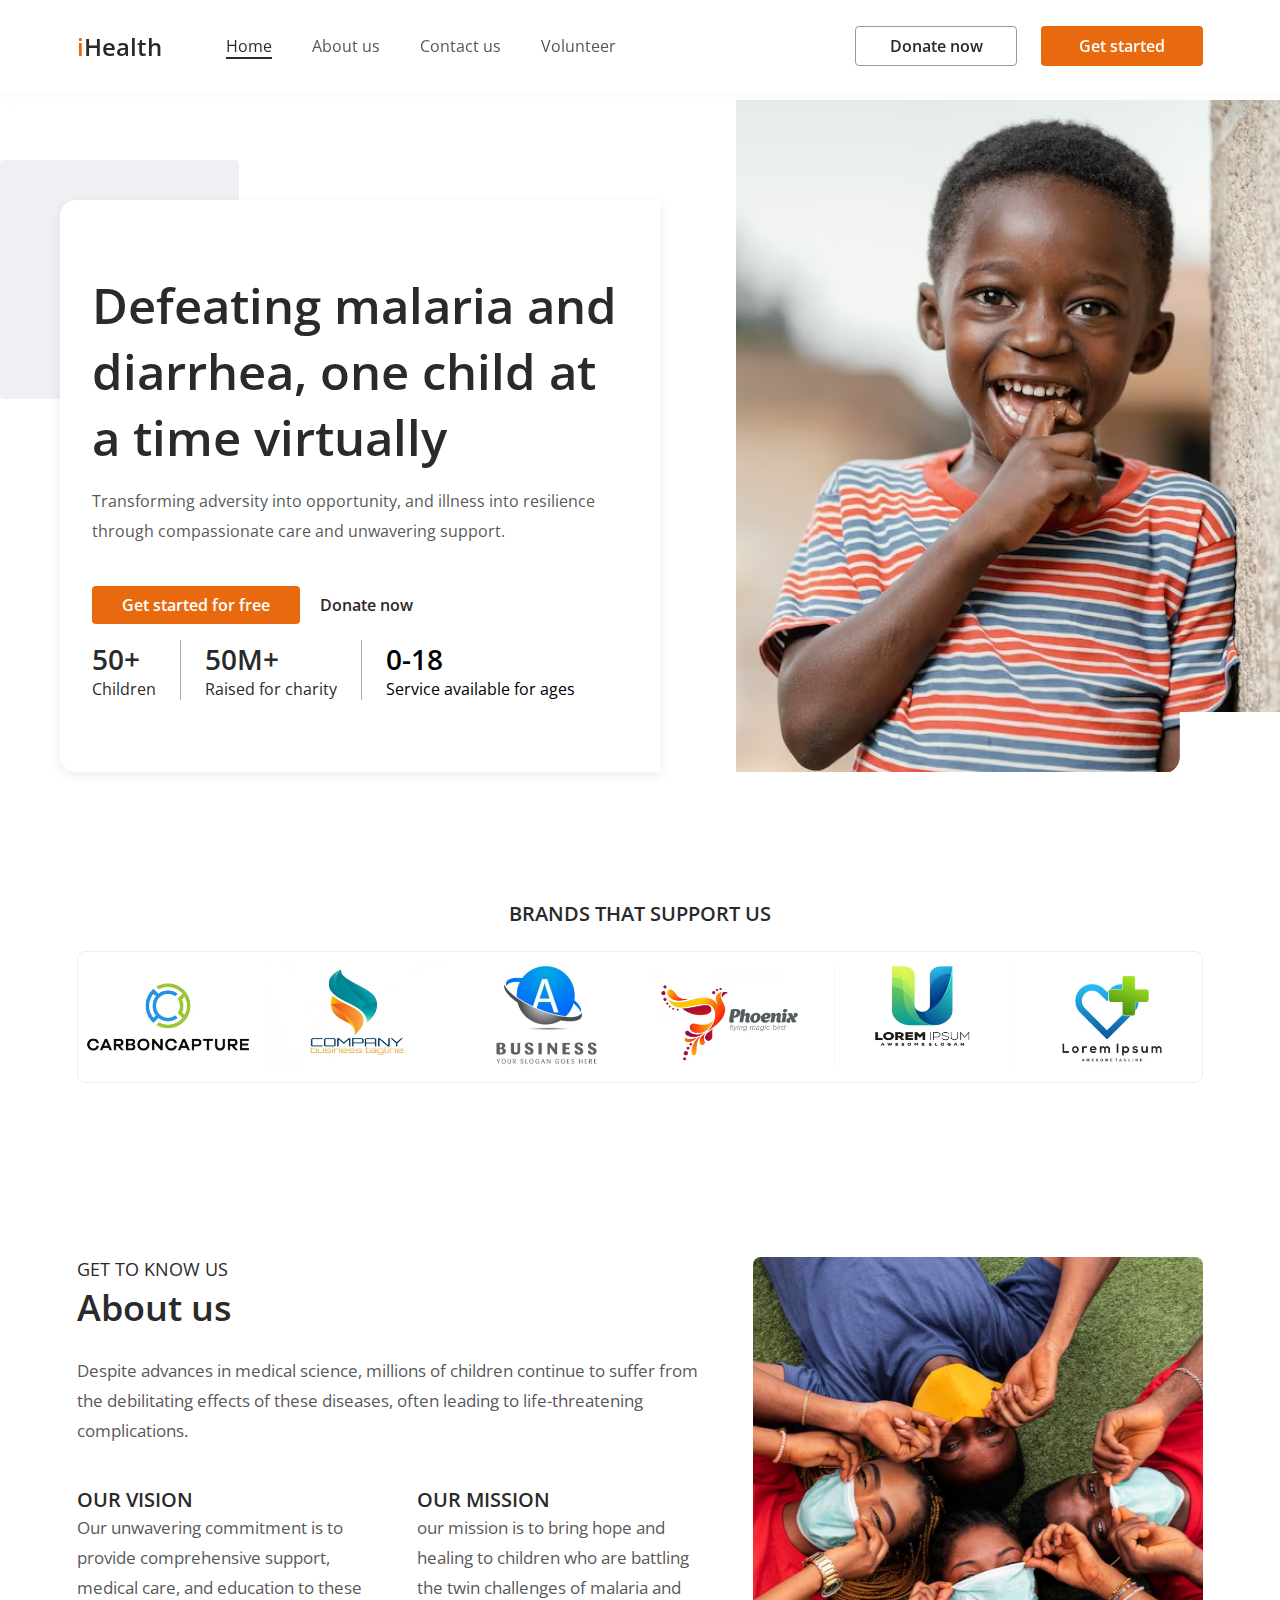
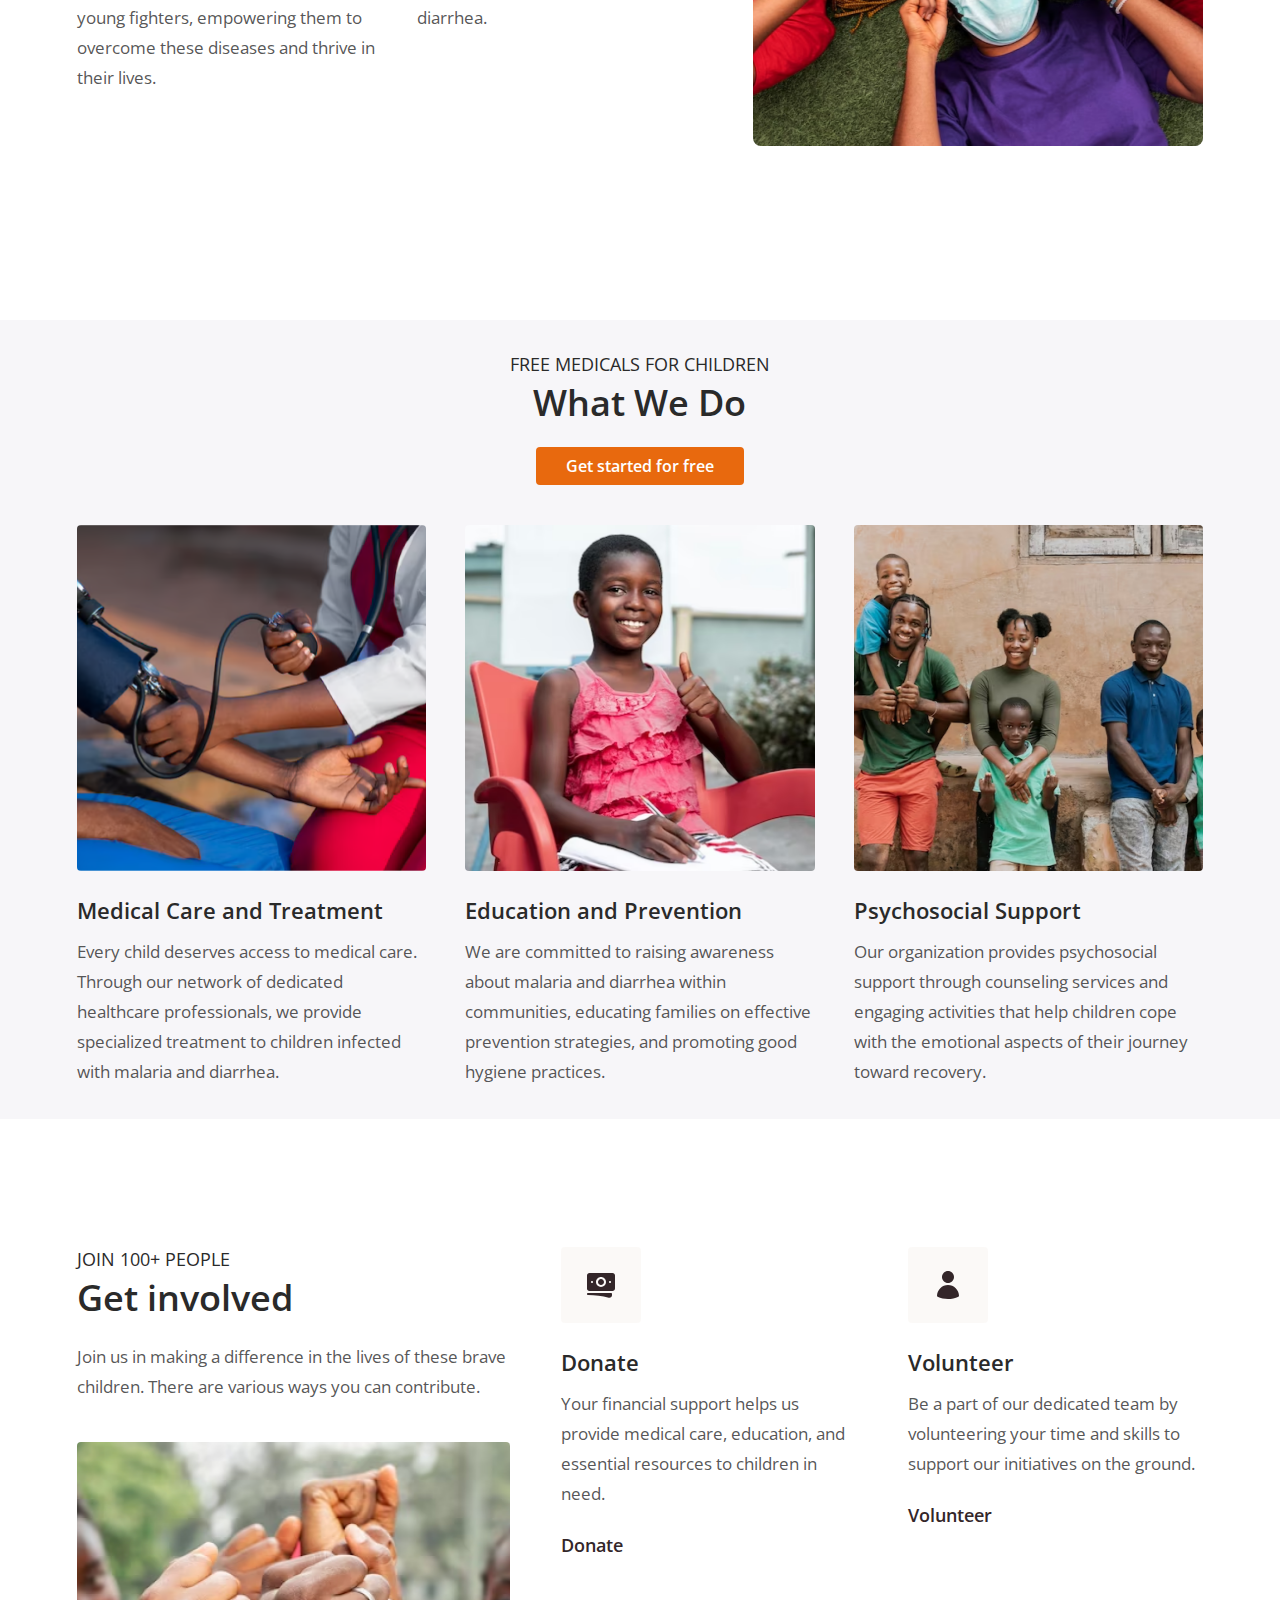
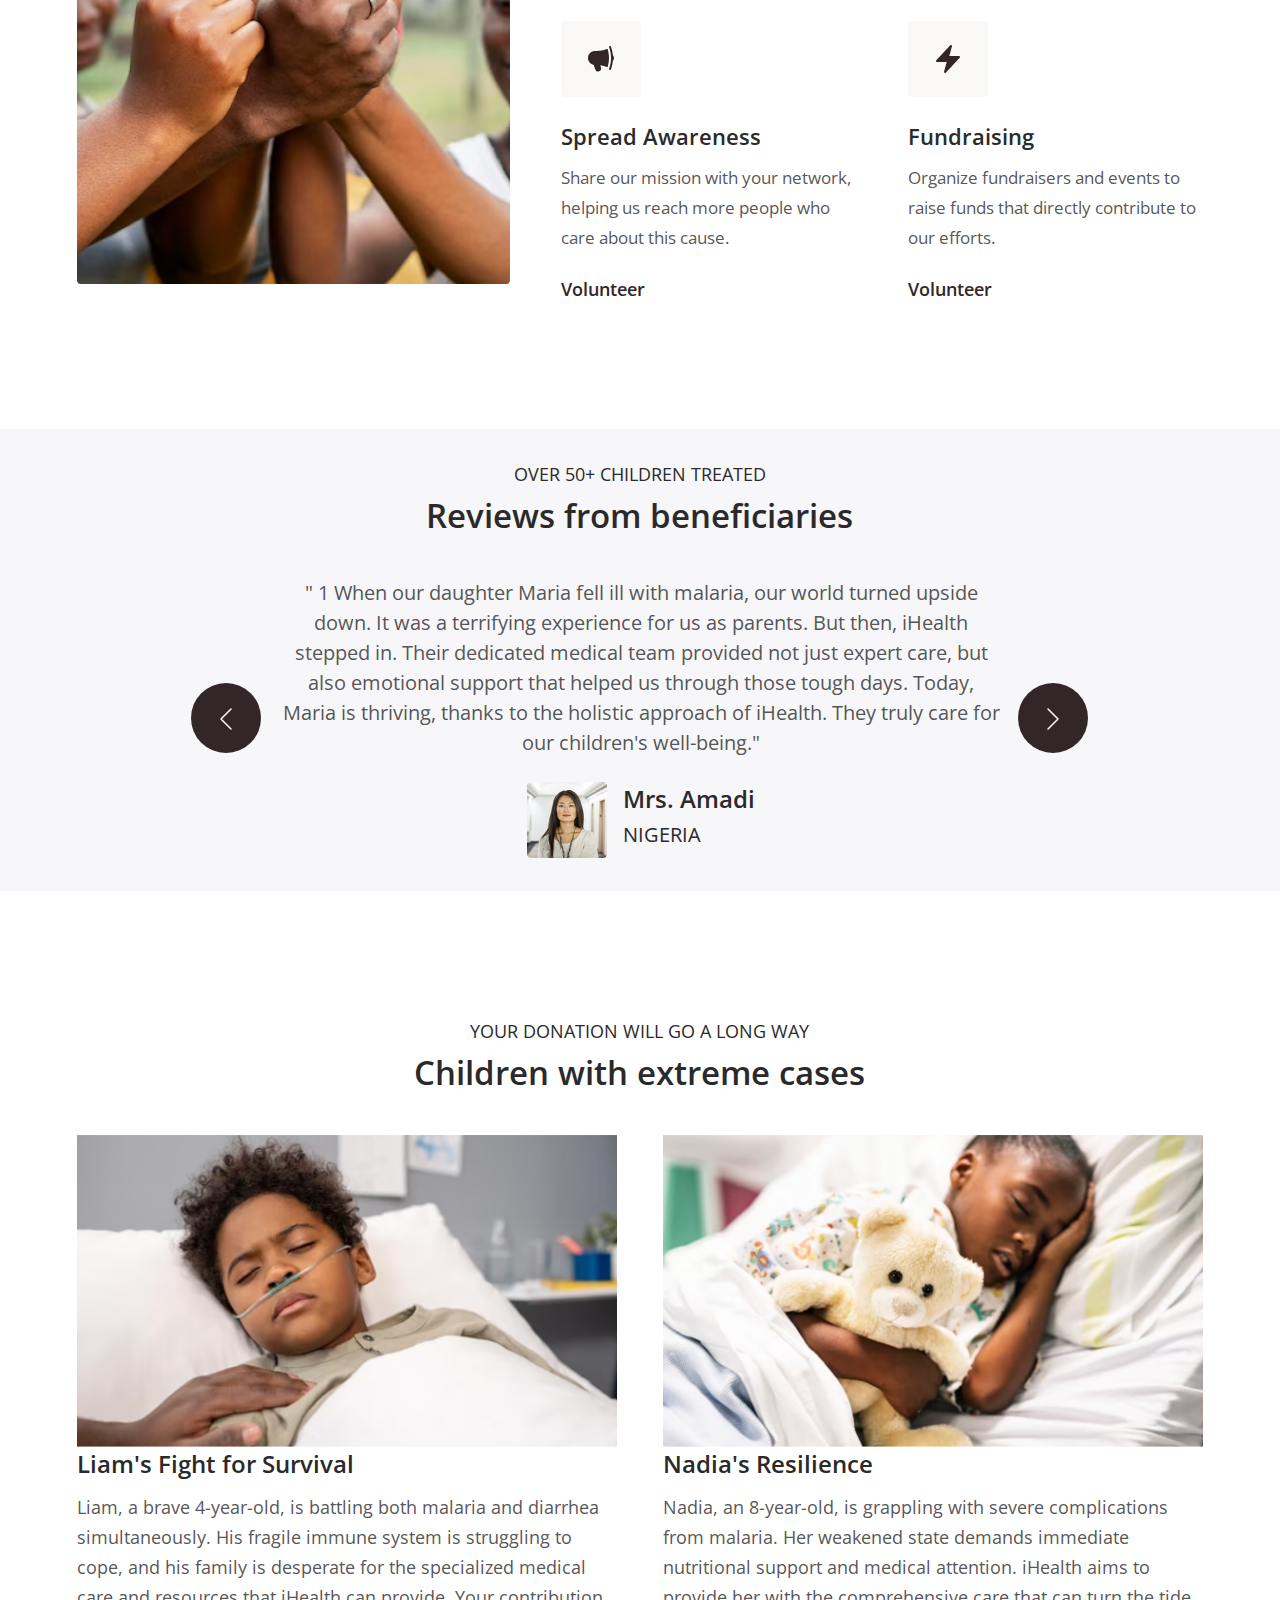
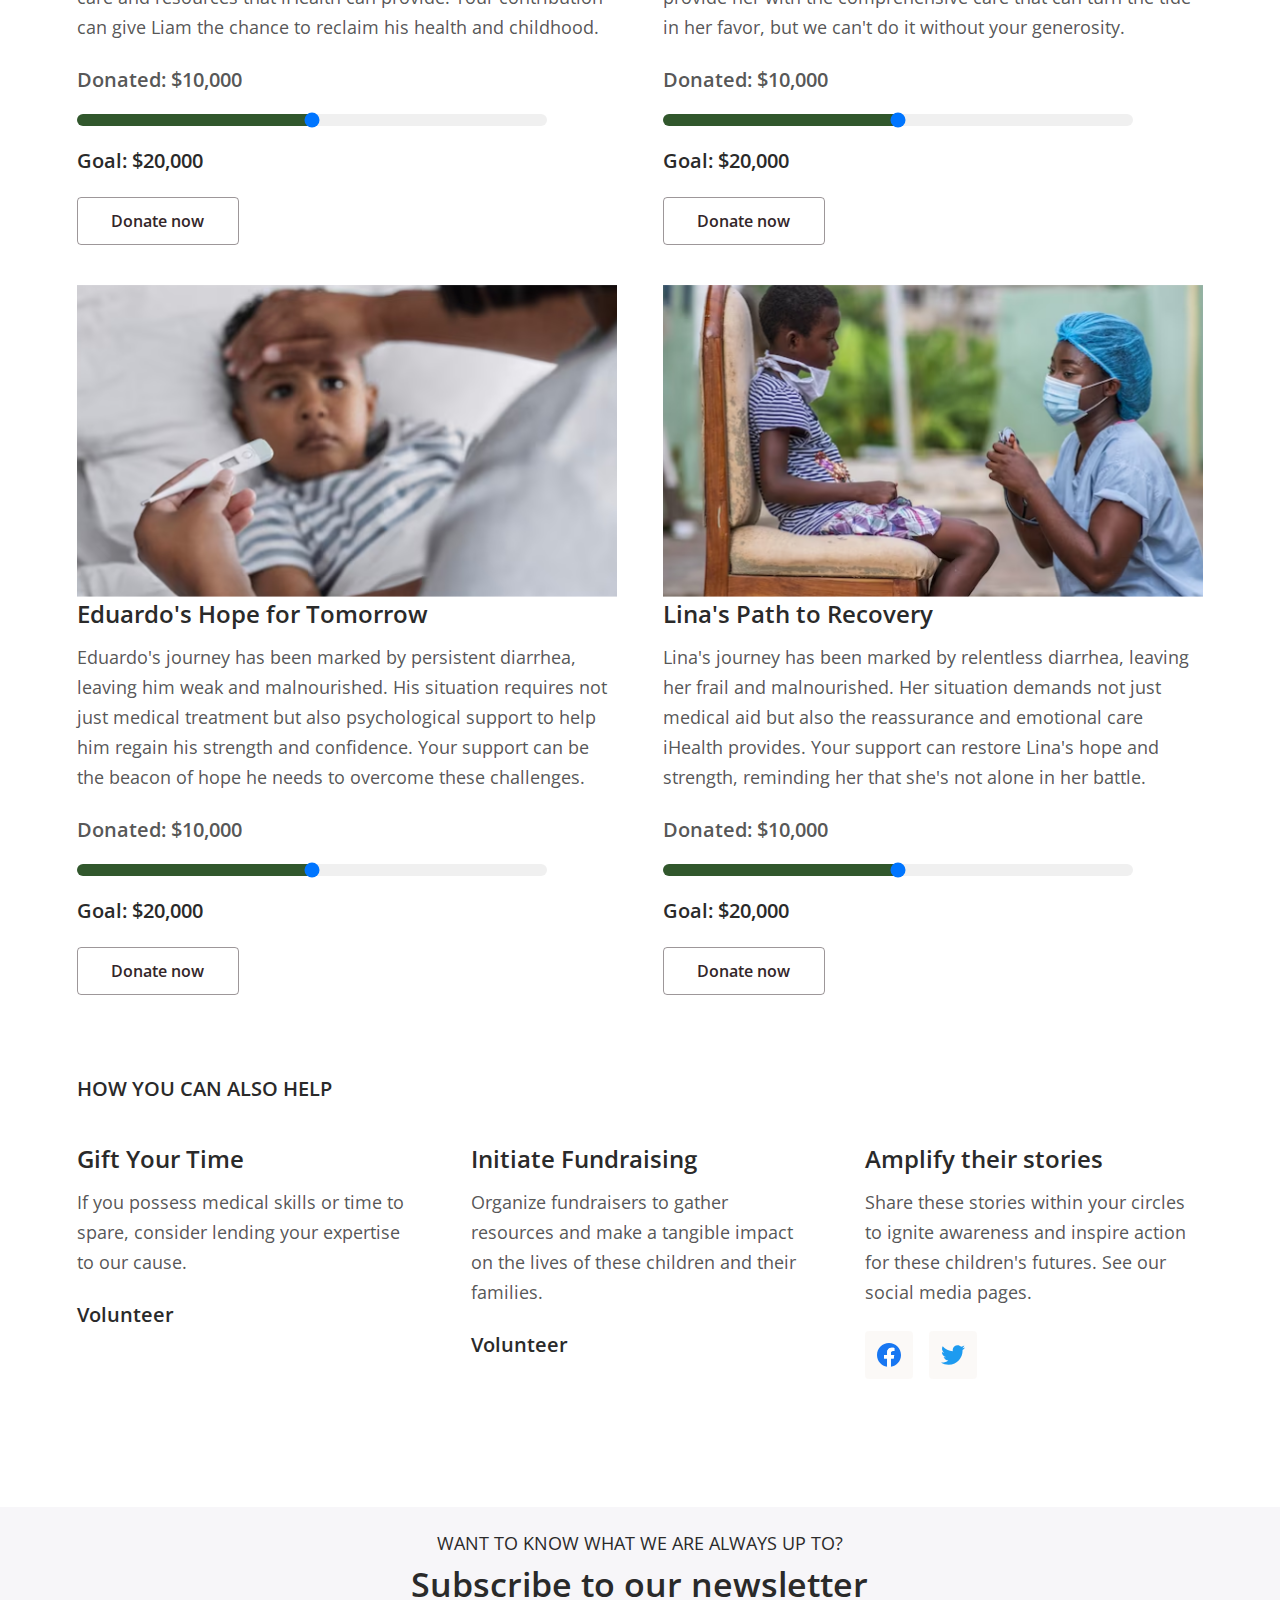
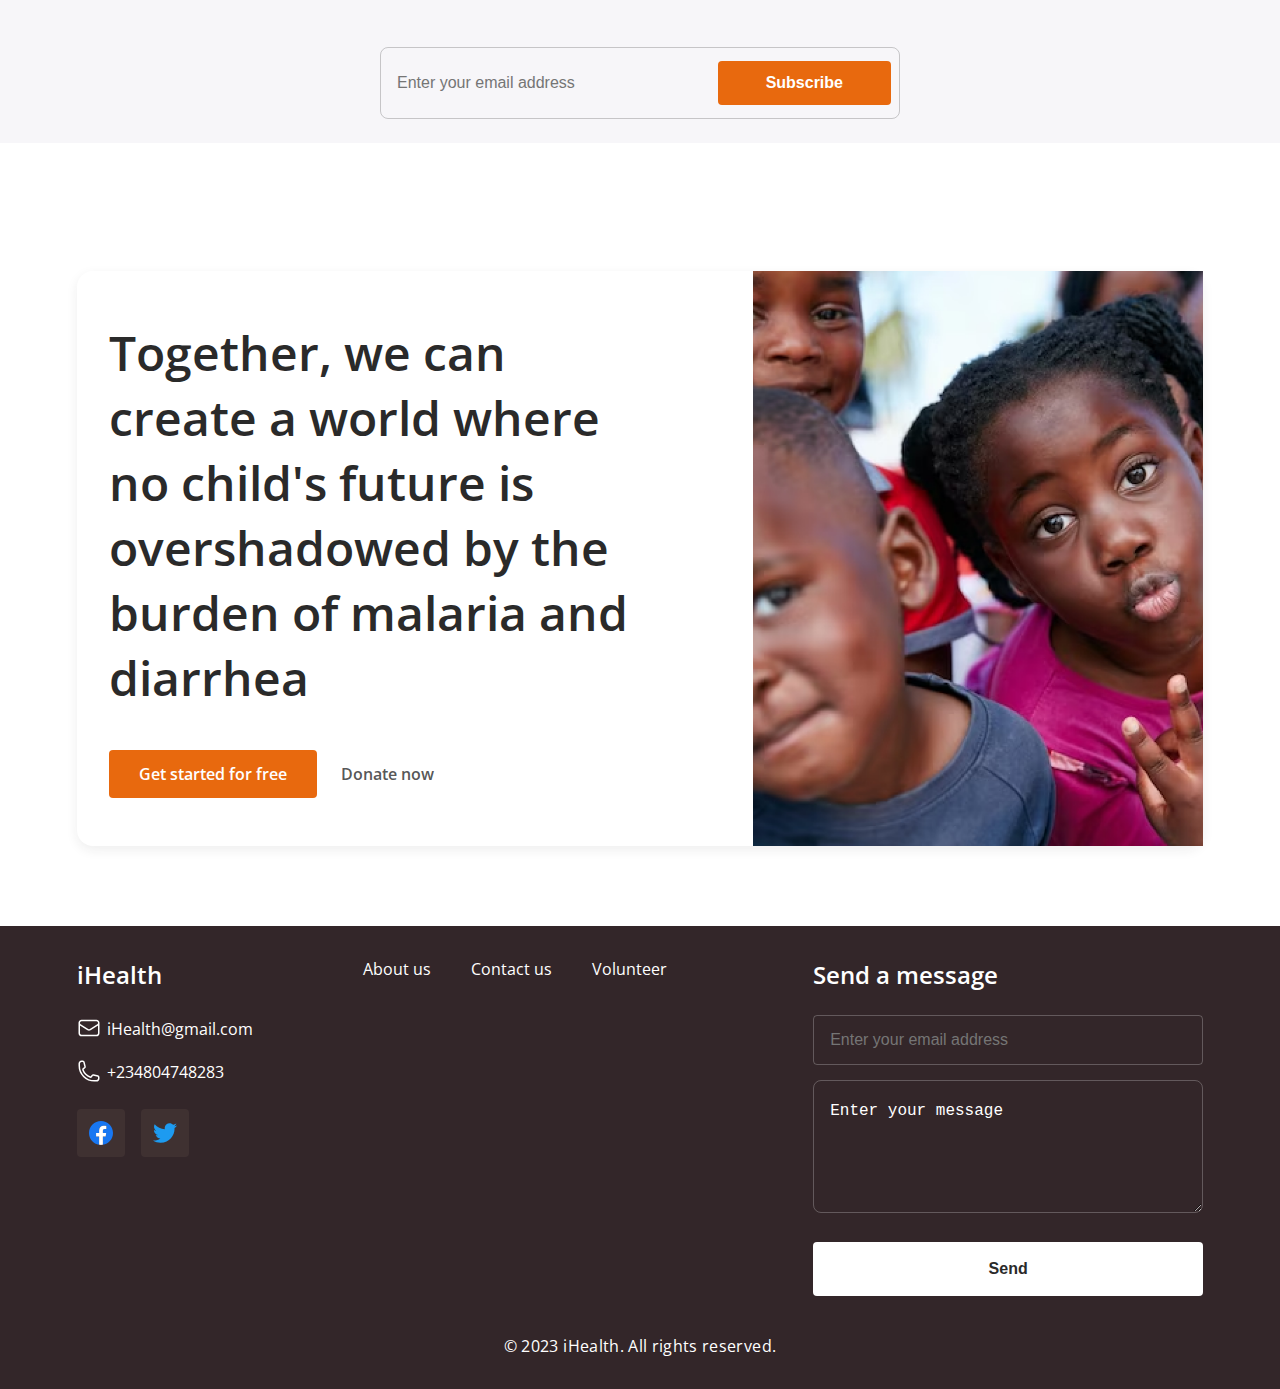
<file: index.html>
<!DOCTYPE html>
<html lang="en">
<head>
    <meta charset="UTF-8">
    <meta name="viewport" content="width=device-width, initial-scale=1.0">
    <link rel="preconnect" href="https://fonts.googleapis.com">
    <link rel="preconnect" href="https://fonts.gstatic.com" crossorigin>
    <link href="https://fonts.googleapis.com/css2?family=Open+Sans:ital,wght@0,300;0,400;0,500;0,600;0,700;0,800;1,300;1,400;1,500;1,600;1,700;1,800&display=swap" rel="stylesheet">
    <link rel="stylesheet" href="./style/style.css">
    <title>iHealth</title>
</head>
<body>
    <!-- Header starts here -->
    <header class="header">
        <div class="max_width">
            <div class="header-section">
                <div class="header-section-flexitemone">
                    <a href="index.html">
                        <div class="header-section-flexitemone-logo">
                            <p><span>i</span>Health</p>
                        </div>
                    </a>
                    <div class="header-section-flexitemone-navsection">
                        <nav class="header-section-flexitemtwo-navsection-navbar">
                            <ul>
                                <li><a href="index.html" class="active">Home</a></li>
                                <li><a href="#aboutus">About us</a></li>
                                <li><a href="#contactus">Contact us</a></li>
                                <li><a href="volunteer.html">Volunteer</a></li>
                            </ul>
                        </nav>
                    </div>
                </div>
                <div class="header-section-flexitemtwo">
                    <a class="header-section-flexitemtwo-linkone" href="donate.html">Donate now</a>
                    <a class="header-section-flexitemtwo-linktwo" href="getstarted.html">Get started</a>
                </div>
            </div>
            <div>

            </div>
        </div>
    </header>
    <!-- Header ends here -->
    <!-- Hero section start here -->
    <section class="herosection">
        <div class="herosection-design">
            <div class="herosection-design-inner">
                <p class="herosection-design-first">Defeating malaria and diarrhea, one child at a time virtually </p>
                <p class="herosection-design-second">Transforming adversity into opportunity, and illness into 
                    resilience through compassionate care and unwavering support.
                </p>
                <div class="herosection-design-links">
                    <a class="herosection-design-links-one" href="">Get started for free</a>
                    <a class="herosection-design-links-two" href="">Donate now</a>
                </div>
                <div class="herosection-design-content">
                    <div class="herosection-design-content-flexitem herosection-design-content-flexitemborder">
                        <p class="herosection-design-content-flexitem-textone">50+</p>
                        <p class="herosection-design-content-flexitem-texttwo">Children</p>
                    </div>
                    <div class="herosection-design-content-flexitem herosection-design-content-flexitemborder">
                        <p class="herosection-design-content-flexitem-textone">50M+</p>
                        <p class="herosection-design-content-flexitem-texttwo">Raised for charity</p>
                    </div>
                    <div class="herosection-design-content-flexitem">
                        <p class="herosection-design-content-flexitem-textone">0-18</p>
                        <p class="herosection-design-content-flexitem-texttwo">Service available for ages</p>
                    </div>
                </div>
            </div>
        </div>
        <div class="herosection-section">
            <div class="herosection-section-flexitemone"></div>
            <div class="herosection-section-flexitemtwo"></div>
        </div>
    </section>
    <!-- Hero section ends here -->
    <!--Brand section-->
    <section class="brands">
        <div class="max_width">
            <div class="brands-section">
                <p>BRANDS THAT SUPPORT US</p>
                <div class="brand-section-flex">
                    <div class="brand-section-flex-item brand-section-flex-itemone"></div>
                    <div class="brand-section-flex-item brand-section-flex-itemtwo"></div>
                    <div class="brand-section-flex-item brand-section-flex-itemthree"></div>
                    <div class="brand-section-flex-item brand-section-flex-itemfour"></div>
                    <div class="brand-section-flex-item brand-section-flex-itemfive"></div>
                    <div class="brand-section-flex-item brand-section-flex-itemsix"></div>
                </div>
            </div>
        </div>
    </section>
    <!-- Brands section ends here -->
    <!-- about section -->
    <section class="aboutus" id="aboutus">
        <div class="max_width">
            <div class="aboutus-section">
                <div class="aboutus-section-flexone">
                    <div class="aboutus-section-flexone-one">
                        <p class="aboutus-section-flexone-one-text">GET TO KNOW US</p>
                        <p class="aboutus-section-flexone-one-about">About us</p>
                        <p class="aboutus-section-flexone-details">Despite advances in medical science, millions 
                            of children continue to suffer from the debilitating 
                            effects of these diseases, often leading to life-threatening 
                            complications.
                        </p>
                    </div>
                    <div class="aboutus-section-flexone-two">
                        <div class="aboutus-section-flexone-two-flex">
                            <p class="aboutus-section-flexone-two-text">OUR VISION </p>
                            <p class="aboutus-section-flexone-details">Our unwavering commitment is to provide comprehensive 
                                support, medical care, and education to these young fighters, 
                                empowering them to overcome these diseases and thrive in their 
                                lives.
                            </p>
                        </div>
                        <div class="aboutus-section-flexone-two-flex">
                            <p class="aboutus-section-flexone-two-text">OUR MISSION </p>
                            <p class="aboutus-section-flexone-details">our mission is to bring hope and healing to children who are 
                                battling the twin challenges of malaria and diarrhea. 
                            </p>
                        </div>
                    </div>
                </div>
                <div class="aboutus-section-flextwo"></div>
            </div>
        </div>
    </section>
    <!-- ends here -->
    <!-- Whatwedo start here -->
    <section class="whatwedo">
        <div class="max_width">
            <div class="whatwedo-section">
                <div class="whatwedo-section-center">
                    <p class="aboutus-section-flexone-one-text">FREE MEDICALS FOR CHILDREN</p>
                    <p class="whatwedo-section-center-text">What We Do</p>
                    <p class="whatwedo-section-center-link"><a href="getstarted.html">Get started for free</a></p>
                </div>
                <div class="whatwedo-section-details">
                    <div class="whatwedo-section-details-flexone">
                        <div class="whatwedo-section-details-flexone-bg whatwedo-section-details-flexone-bgone"></div>
                        <p class="whatwedo-section-details-flexone-text">Medical Care and Treatment</p>
                        <p class="aboutus-section-flexone-details">Every child deserves access to medical care. Through our network of 
                        dedicated healthcare professionals, we provide specialized treatment 
                        to children infected with malaria and diarrhea.
                        </p>
                    </div>
                    <div class="whatwedo-section-details-flexone">
                        <div class="whatwedo-section-details-flexone-bg whatwedo-section-details-flexone-bgtwo"></div>
                        <p class="whatwedo-section-details-flexone-text">Education and Prevention</p>
                        <p class="aboutus-section-flexone-details">We are committed to raising awareness about malaria and diarrhea 
                            within communities, educating families on effective prevention strategies, and promoting good hygiene 
                            practices.
                        </p>
                    </div>
                    <div class="whatwedo-section-details-flexone">
                        <div class="whatwedo-section-details-flexone-bg whatwedo-section-details-flexone-bgthree"></div>
                        <p class="whatwedo-section-details-flexone-text">Psychosocial Support</p>
                        <p class="aboutus-section-flexone-details">Our organization provides psychosocial support through 
                            counseling services and engaging activities that help children cope with the emotional 
                            aspects of their journey toward recovery.
                        </p>
                    </div>
                </div>
            </div>     
        </div>
    </section>
    <!-- ends here -->
    <section class="getinvolved">
        <div class="max_width">
            <div class="getinvolved-section">
                <div class="getinvolved-section-flexitemone">
                    <p class="aboutus-section-flexone-one-text">JOIN 100+ PEOPLE</p>
                    <p class="whatwedo-section-center-text">Get involved</p>
                    <p class="aboutus-section-flexone-details">Join us in making a difference in the lives of these brave children. 
                        There are various ways you can contribute.
                    </p>
                    <div class="getinvolved-section-flexitemone-bg"></div>
                </div>
                <div class="getinvolved-section-flexitemtwo">
                    <div class="getinvolved-section-flexitemtwo-flexitem">
                        <p class="getinvolved-section-flexitemtwo-flexitem-svg"><img src="./assets/donate.svg"></p>
                        <p class="whatwedo-section-details-flexone-text">Donate</p>
                        <p class="aboutus-section-flexone-details">Your financial support helps us provide medical care, 
                            education, and essential resources to children in need.
                        </p>
                        <p class="getinvolved-section-flexitemtwo-flexitem-link"><a href="donate.html">Donate</a></p>
                    </div>
                    <div class="getinvolved-section-flexitemtwo-flexitem">
                        <p class="getinvolved-section-flexitemtwo-flexitem-svg"><img src="./assets/userdonate.svg"></p>
                        <p class="whatwedo-section-details-flexone-text">Volunteer</p>
                        <p class="aboutus-section-flexone-details">Be a part of our dedicated team by volunteering your time and 
                            skills to support our initiatives on the ground.
                        </p>
                        <p class="getinvolved-section-flexitemtwo-flexitem-link"><a href="volunteer.html">Volunteer</a></p>
                    </div>
                    <div class="getinvolved-section-flexitemtwo-flexitem">
                        <p class="getinvolved-section-flexitemtwo-flexitem-svg"><img src="./assets/spread.svg"></p>
                        <p class="whatwedo-section-details-flexone-text">Spread Awareness</p>
                        <p class="aboutus-section-flexone-details">Share our mission with your network, helping us reach more people 
                            who care about this cause.
                        </p>
                        <p class="getinvolved-section-flexitemtwo-flexitem-link"><a href="volunteer.html">Volunteer</a></p>
                    </div>
                    <div class="getinvolved-section-flexitemtwo-flexitem">
                        <p class="getinvolved-section-flexitemtwo-flexitem-svg"><img src="./assets/fundraising.svg"></p>
                        <p class="whatwedo-section-details-flexone-text">Fundraising</p>
                        <p class="aboutus-section-flexone-details">Organize fundraisers and events to raise funds that directly 
                            contribute to our efforts.
                        </p>
                        <p class="getinvolved-section-flexitemtwo-flexitem-link"><a href="volunteer.html">Volunteer</a></p>
                    </div>
                </div>
            </div>
        </div>
    </section>
    <section class="testimony">
        <div class="max_width">
            <div class="testimony-section">
                <p class="testimony-section-textone">OVER 50+ CHILDREN TREATED </p>
                <p class="testimony-section-texttwo">Reviews from beneficiaries</p>
                <div class="testimony-section-flex">
                    <div id="leftarr" class="testimony-section-flex-arrow"><img src="./assets/arrowleft.svg"></div>
                    <div id="slider" class="testimony-section-flex-testimony">
                        <div class="testimony-section-flex-testimony-box">
                            <div class="testimony-section-flex-testimony-comment">" 1 When our daughter Maria fell ill with malaria, our world 
                                turned upside down. It was a terrifying experience for us as parents. 
                                But then, iHealth stepped in. Their dedicated medical team provided not just expert care, but also emotional support that helped us through those tough days. Today, Maria is thriving, thanks to the holistic 
                                approach of iHealth. They truly care for our children's well-being."
                            </div>
                            <div class="testimony-section-userdetails">
                                <img src="./assets/Rectangle 11.png" class="testimony-section-userdetails-profile" alt="picture">
                                <div class="testimony-section-userdetails-profiledetails">
                                    <p class="testimony-section-userdetails-profiledetails-name">Mrs. Amadi</p>
                                    <p class="testimony-section-userdetails-profiledetails-location">NIGERIA </p>
                                </div>
                            </div>
                        </div>
                        <div class="testimony-section-flex-testimony-box" style="display: none;">
                            <div class="testimony-section-flex-testimony-comment">" 2 When our daughter Maria fell ill with malaria, our world 
                                turned upside down. It was a terrifying experience for us as parents. 
                                But then, iHealth stepped in. Their dedicated medical team provided not just expert care, but also emotional support that helped us through those tough days. Today, Maria is thriving, thanks to the holistic 
                                approach of iHealth. They truly care for our children's well-being."
                            </div>
                            <div class="testimony-section-userdetails">
                                <img src="./assets/Rectangle 11.png" class="testimony-section-userdetails-profile" alt="picture">
                                <div class="testimony-section-userdetails-profiledetails">
                                    <p class="testimony-section-userdetails-profiledetails-name">Mrs. Amadi</p>
                                    <p class="testimony-section-userdetails-profiledetails-location">NIGERIA </p>
                                </div>
                            </div>
                        </div>
                        <div class="testimony-section-flex-testimony-box" style="display: none;">
                            <div class="testimony-section-flex-testimony-comment">" 3 When our daughter Maria fell ill with malaria, our world 
                                turned upside down. It was a terrifying experience for us as parents. 
                                But then, iHealth stepped in. Their dedicated medical team provided not just expert care, but also emotional support that helped us through those tough days. Today, Maria is thriving, thanks to the holistic 
                                approach of iHealth. They truly care for our children's well-being."
                            </div>
                            <div class="testimony-section-userdetails">
                                <img src="./assets/Rectangle 11.png" class="testimony-section-userdetails-profile" alt="picture">
                                <div class="testimony-section-userdetails-profiledetails">
                                    <p class="testimony-section-userdetails-profiledetails-name">Mrs. Amadi</p>
                                    <p class="testimony-section-userdetails-profiledetails-location">NIGERIA </p>
                                </div>
                            </div>
                        </div>
                    </div>
                    <div id="rightarr" class="testimony-section-flex-arrow"><img src="./assets/arrowright.svg"></div>
                </div>
               
            </div>
        </div>
    </section>
    <section class="donate">
        <div class="max_width">
            <div class="donate-section">
                <p class="testimony-section-textone">YOUR DONATION WILL GO A LONG WAY</p>
                <p class="testimony-section-texttwo">Children with extreme cases</p>
                <div class="donate-section-flex">
                    <div class="donate-section-flex-item">
                        <div class="donate-section-flex-item-bg donate-section-flex-item-bgone"></div>
                        <p class="donate-section-flex-item-patient">Liam's Fight for Survival</p>
                        <p class="donate-section-flex-item-patientdetail">Liam, a brave 4-year-old, is battling both malaria and 
                            diarrhea simultaneously. His fragile immune system is 
                            struggling to cope, and his family is desperate for the 
                            specialized medical care and resources that  iHealth can provide. 
                            Your contribution can give Liam the chance to reclaim his health and 
                            childhood.
                        </p>
                        <p class="donate-section-flex-item-donate">Donated: <span>$10,000</span></p>
                        <p class="donate-section-flex-item-range"><input type="range" value="50" class="inp"></p>
                        <p class="donate-section-flex-item-amount">Goal: <span>$20,000</span></p>
                        <p class="donate-section-flex-item-link"><a href="#">Donate now</a></p>
                    </div>
                    <div class="donate-section-flex-item">
                        <div class="donate-section-flex-item-bg donate-section-flex-item-bgtwo"></div>
                        <p class="donate-section-flex-item-patient">Nadia's Resilience</p>
                        <p class="donate-section-flex-item-patientdetail">Nadia, an 8-year-old, is grappling with severe complications 
                            from malaria. Her weakened state demands immediate nutritional support and medical attention.  
                            iHealth aims to provide her with the comprehensive care that can turn 
                            the tide in her favor, but we can't do it without your generosity.
                        </p>
                        <p class="donate-section-flex-item-donate">Donated: <span>$10,000</span></p>
                        <p class="donate-section-flex-item-range"><input type="range" value="50"></p>
                        <p class="donate-section-flex-item-amount">Goal: <span>$20,000</span></p>
                        <p class="donate-section-flex-item-link"><a href="#">Donate now</a></p>
                    </div>
                    <div class="donate-section-flex-item">
                        <div class="donate-section-flex-item-bg donate-section-flex-item-bgthree"></div>
                        <p class="donate-section-flex-item-patient">Eduardo's Hope for Tomorrow</p>
                        <p class="donate-section-flex-item-patientdetail">Eduardo's journey has been 
                            marked by persistent diarrhea, leaving him weak and malnourished. 
                            His situation requires not just medical treatment but also psychological 
                            support to help him regain his strength and confidence. 
                            Your support can be the beacon of hope he needs to overcome 
                            these challenges.
                        </p>
                        <p class="donate-section-flex-item-donate">Donated: <span>$10,000</span></p>
                        <p class="donate-section-flex-item-range"><input type="range" value="50"></p>
                        <p class="donate-section-flex-item-amount">Goal: <span>$20,000</span></p>
                        <p class="donate-section-flex-item-link"><a href="#">Donate now</a></p>
                    </div>
                    <div class="donate-section-flex-item">
                        <div class="donate-section-flex-item-bg donate-section-flex-item-bgfour"></div>
                        <p class="donate-section-flex-item-patient">Lina's Path to Recovery</p>
                        <p class="donate-section-flex-item-patientdetail">Lina's journey has been marked 
                            by relentless diarrhea, leaving her frail and malnourished. Her situation 
                            demands not just medical aid but also the reassurance and emotional care  
                            iHealth provides. Your support can restore Lina's hope and strength, 
                            reminding her that she's not alone in her battle.
                        </p>
                        <p class="donate-section-flex-item-donate">Donated: <span>$10,000</span></p>
                        <p class="donate-section-flex-item-range"><input type="range" value="50"></p>
                        <p class="donate-section-flex-item-amount">Goal: <span>$20,000</span></p>
                        <p class="donate-section-flex-item-link"><a href="#">Donate now</a></p>
                    </div>
                </div>
                <div class="donate-section-sectiontwo">
                    <p class="donate-section-sectiontwo-text">HOW YOU CAN ALSO HELP</p>
                    <div class="donate-section-sectiontwo-flex">
                        <div class="donate-section-sectiontwo-flex-item">
                            <p class="donate-section-sectiontwo-flex-item-text">Gift Your Time</p>
                            <p class="donate-section-sectiontwo-flex-item-details">If you possess medical skills or time to spare, 
                                consider lending your expertise to our cause.
                            </p>
                            <p class="donate-section-sectiontwo-flex-item-link"><a href="#">Volunteer</a></p>
                        </div>
                        <div class="donate-section-sectiontwo-flex-item">
                            <p class="donate-section-sectiontwo-flex-item-text">Initiate Fundraising</p>
                            <p class="donate-section-sectiontwo-flex-item-details">Organize fundraisers to gather resources 
                                and make a tangible impact on the lives of these children and their families.
                            </p>
                            <p class="donate-section-sectiontwo-flex-item-link"><a href="#">Volunteer</a></p>
                        </div>
                        <div class="donate-section-sectiontwo-flex-item">
                            <p class="donate-section-sectiontwo-flex-item-text">Amplify their stories</p>
                            <p class="donate-section-sectiontwo-flex-item-details">Share these stories within your circles 
                                to ignite awareness and inspire action for these children's futures. 
                                See our social media pages.
                            </p>
                            <div class="donate-section-sectiontwo-flex-item-socials">
                                <a class="donate-section-sectiontwo-flex-item-social-icons" href="#">
                                    <img src="./assets/facebook.svg" alt="facebook icon">
                                </a>
                                <a class="donate-section-sectiontwo-flex-item-social-icons" href="#">
                                    <img src="./assets/twitter.svg" alt="twitter icon">
                                </a>
                            </div>
                        </div>
                    </div>
                </div>
            </div>
        </div>
    </section>
    <section class="newsletter">
        <div class="max_width">
            <div class="newsletter-section">
                <p class="newsletter-section-heading">WANT TO KNOW WHAT WE ARE ALWAYS UP TO?</p>
                <p class="newsletter-section-text">Subscribe to our newsletter</p>
                <form method="post" class="newsletter-section-form" id="form-submit">
                    <input type="email" placeholder="Enter your email address" required>
                    <button type="submit" class="button">Subscribe</button>
                </form>
                <p id="subscribed-pop-up" class="subscribed-pop-up">Suscribed!</p>
            </div>
        </div>
    </section>
    <section class="together">
        <div class="max_width">
            <div class="together-section">
                <div class="together-section-flex">
                    <div class="together-section-flex-itemone">
                        <p class="together-section-flex-itemone-text">Together, we can create a world 
                            where no child's future is overshadowed 
                            by the burden of malaria and diarrhea
                        </p>
                        <div class="together-section-flex-itemone-links">
                            <p class="together-section-flex-itemone-links-one"><a href="#">Get started for free</a></p>
                            <p class="together-section-flex-itemone-links-two"><a href="#">Donate now</a></p>
                        </div>
                    </div>
                    <div class="together-section-flex-itemtwo"></div>
                </div>
            </div>
        </div>
    </section>
    <footer class="footer" id="contactus">
        <div class="max_width">
            <div class="footer-section">
                <div class="footer-section-flex">
                    <div class="footer-section-flex-one">
                        <p class="footer-section-flex-one-logo"><a href="#">iHealth</a></p>
                        <div class="footer-section-flex-contact">
                            <div class="footer-section-flex-one-contact">
                                <img src="./assets/email.svg" alt="email box icon">
                                <a href="#">iHealth@gmail.com</a>
                            </div>
                            <div class="footer-section-flex-one-contact">
                                <img src="./assets/phone.svg" alt="email box icon">
                                <a href="#">+234804748283</a>
                            </div>
                        </div>
                        <div class="donate-section-sectiontwo-flex-item-socials">
                            <a class="donate-section-sectiontwo-flex-item-social-icons" href="#">
                                <img src="./assets/facebook.svg" alt="facebook icon">
                            </a>
                            <a class="donate-section-sectiontwo-flex-item-social-icons" href="#">
                                <img src="./assets/twitter.svg" alt="twitter icon">
                            </a>
                        </div>
                    </div>
                    <div class="footer-section-flex-two">
                        <a href="#">About us</a>
                        <a href="#">Contact us</a>
                        <a href="#">Volunteer</a>
                    </div>
                    <div class="footer-section-flex-three">
                        <p class="footer-section-flex-three-text">Send a message</p>
                        <form class="footer-section-flex-three-form">
                            <p><input type="email" placeholder="Enter your email address"></p>
                            <p><textarea>Enter your message </textarea></p>
                            <button>Send</button>
                        </form>
                    </div>
                </div>
                <p class="footer-section-copywrite">&copy; 2023 iHealth. All rights reserved.</p>
            </div>
        </div>
    </footer>
    <script src="/script/script.js"></script>
</body>
</html>
</file>
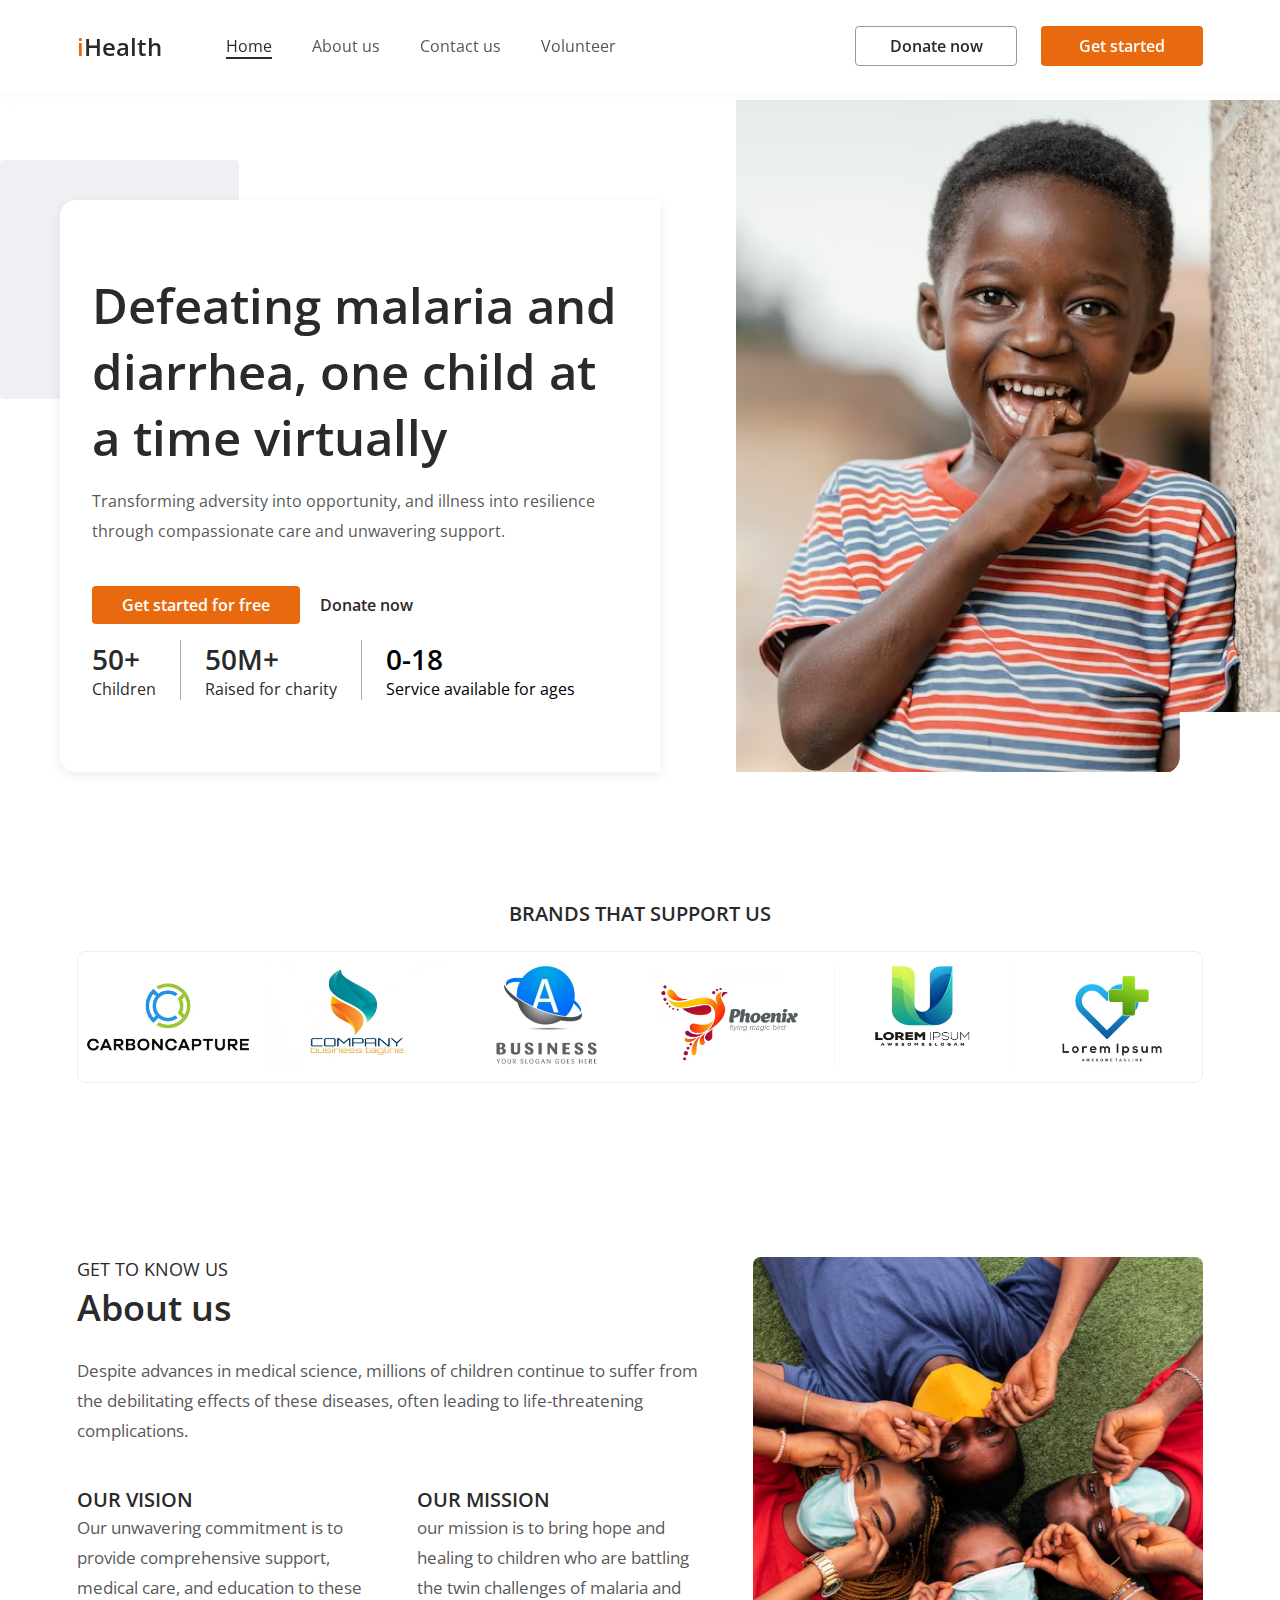
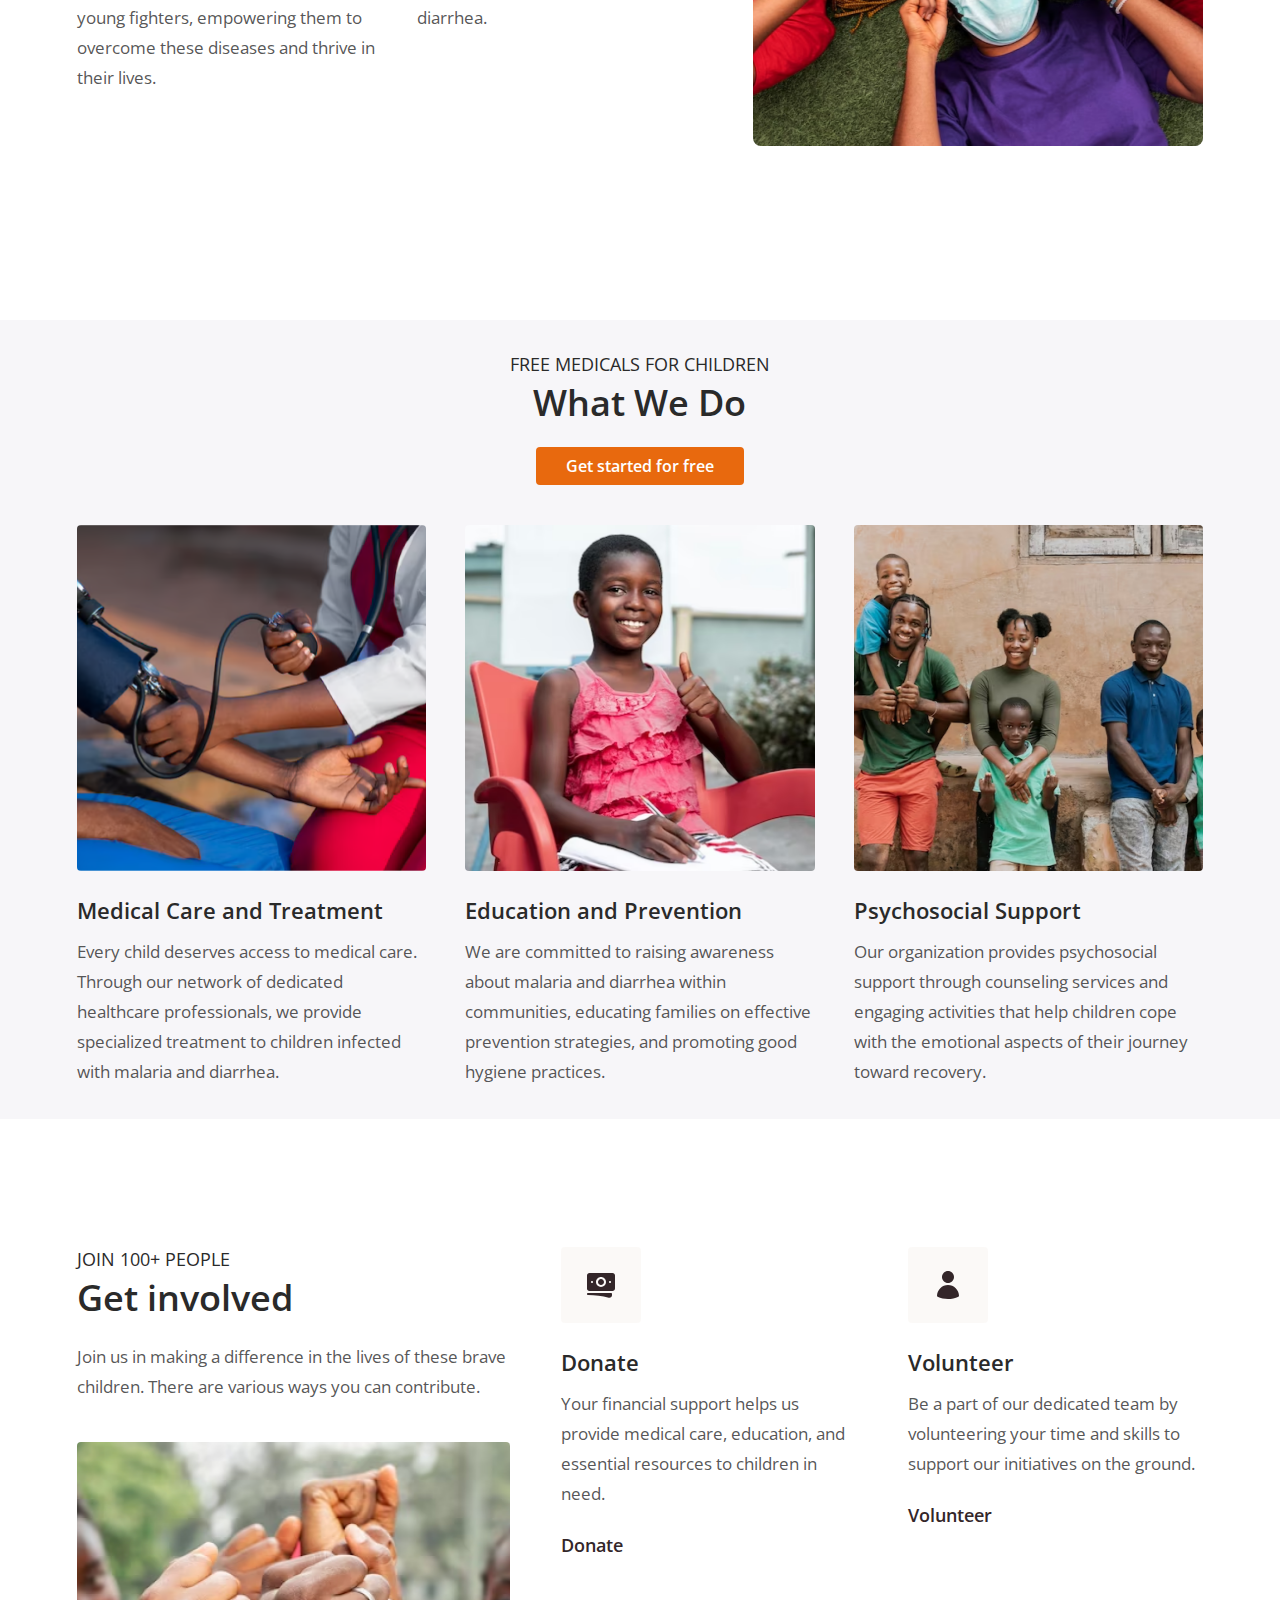
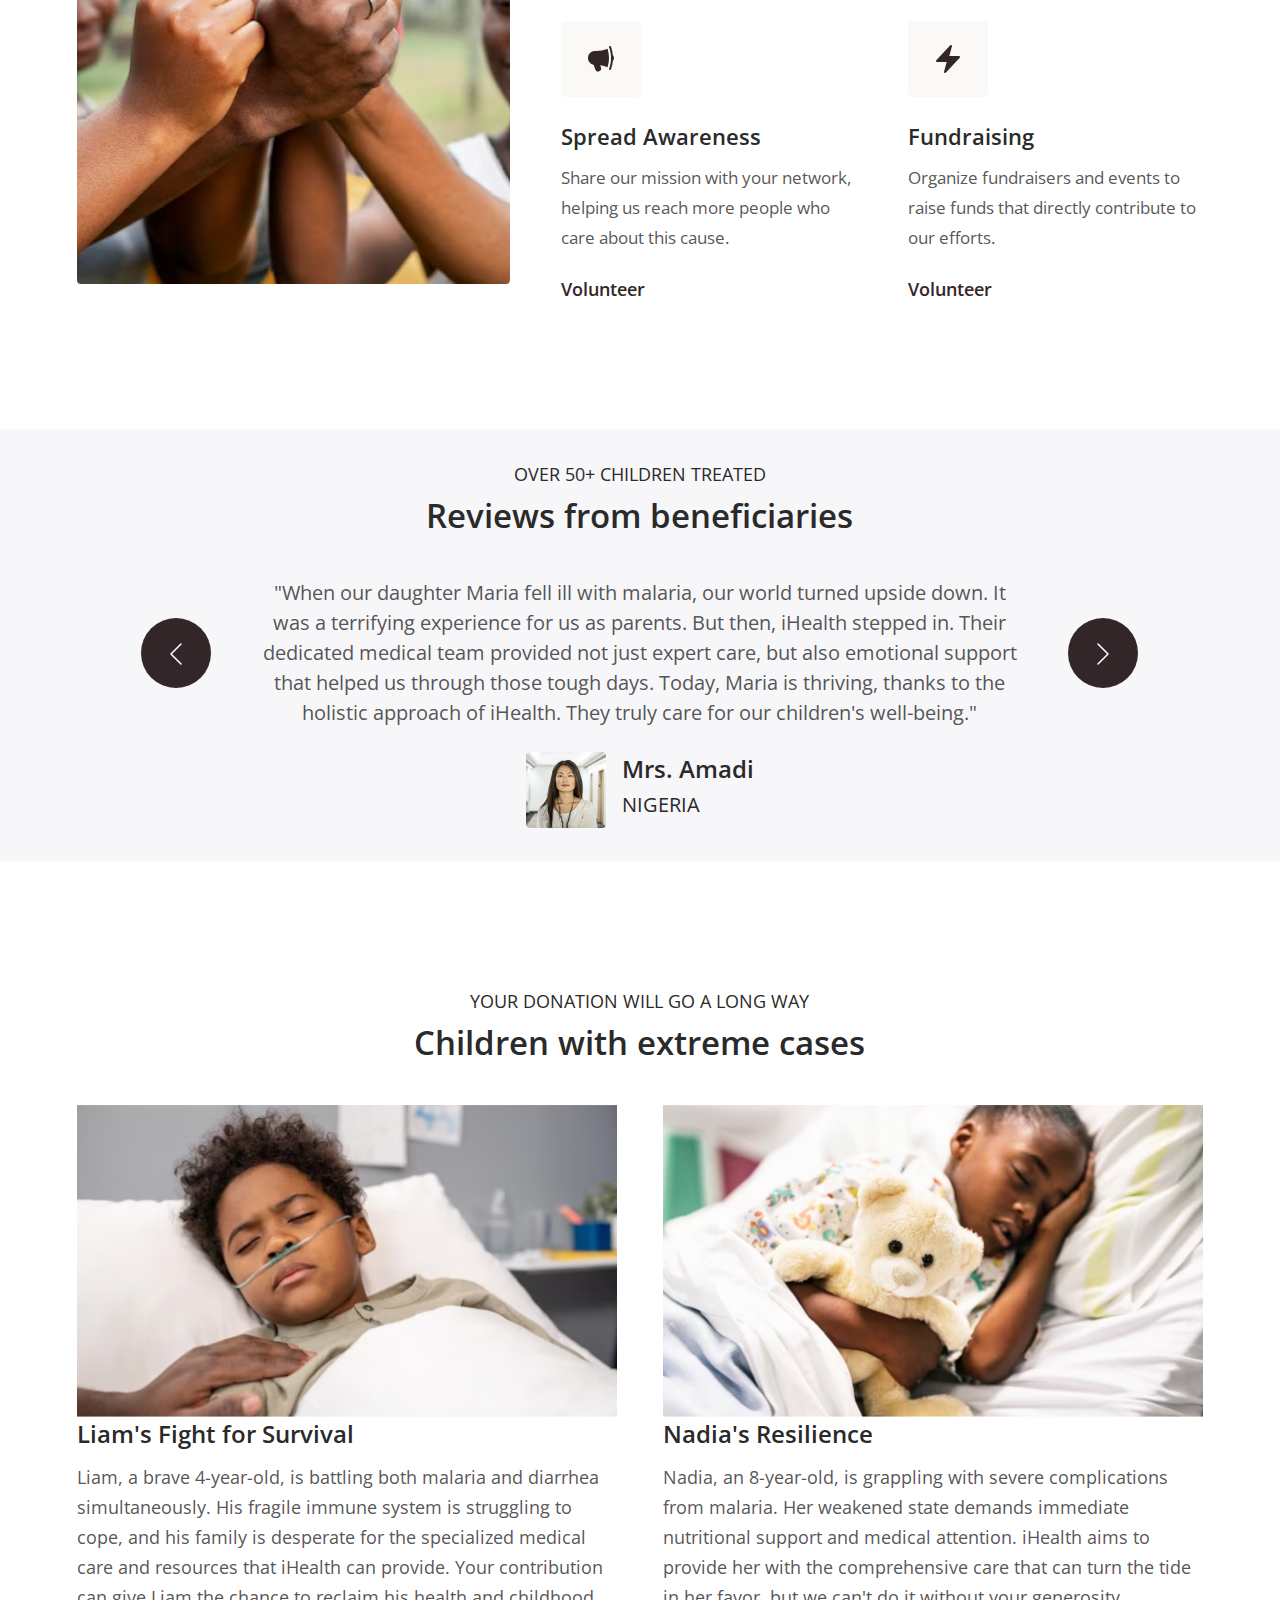
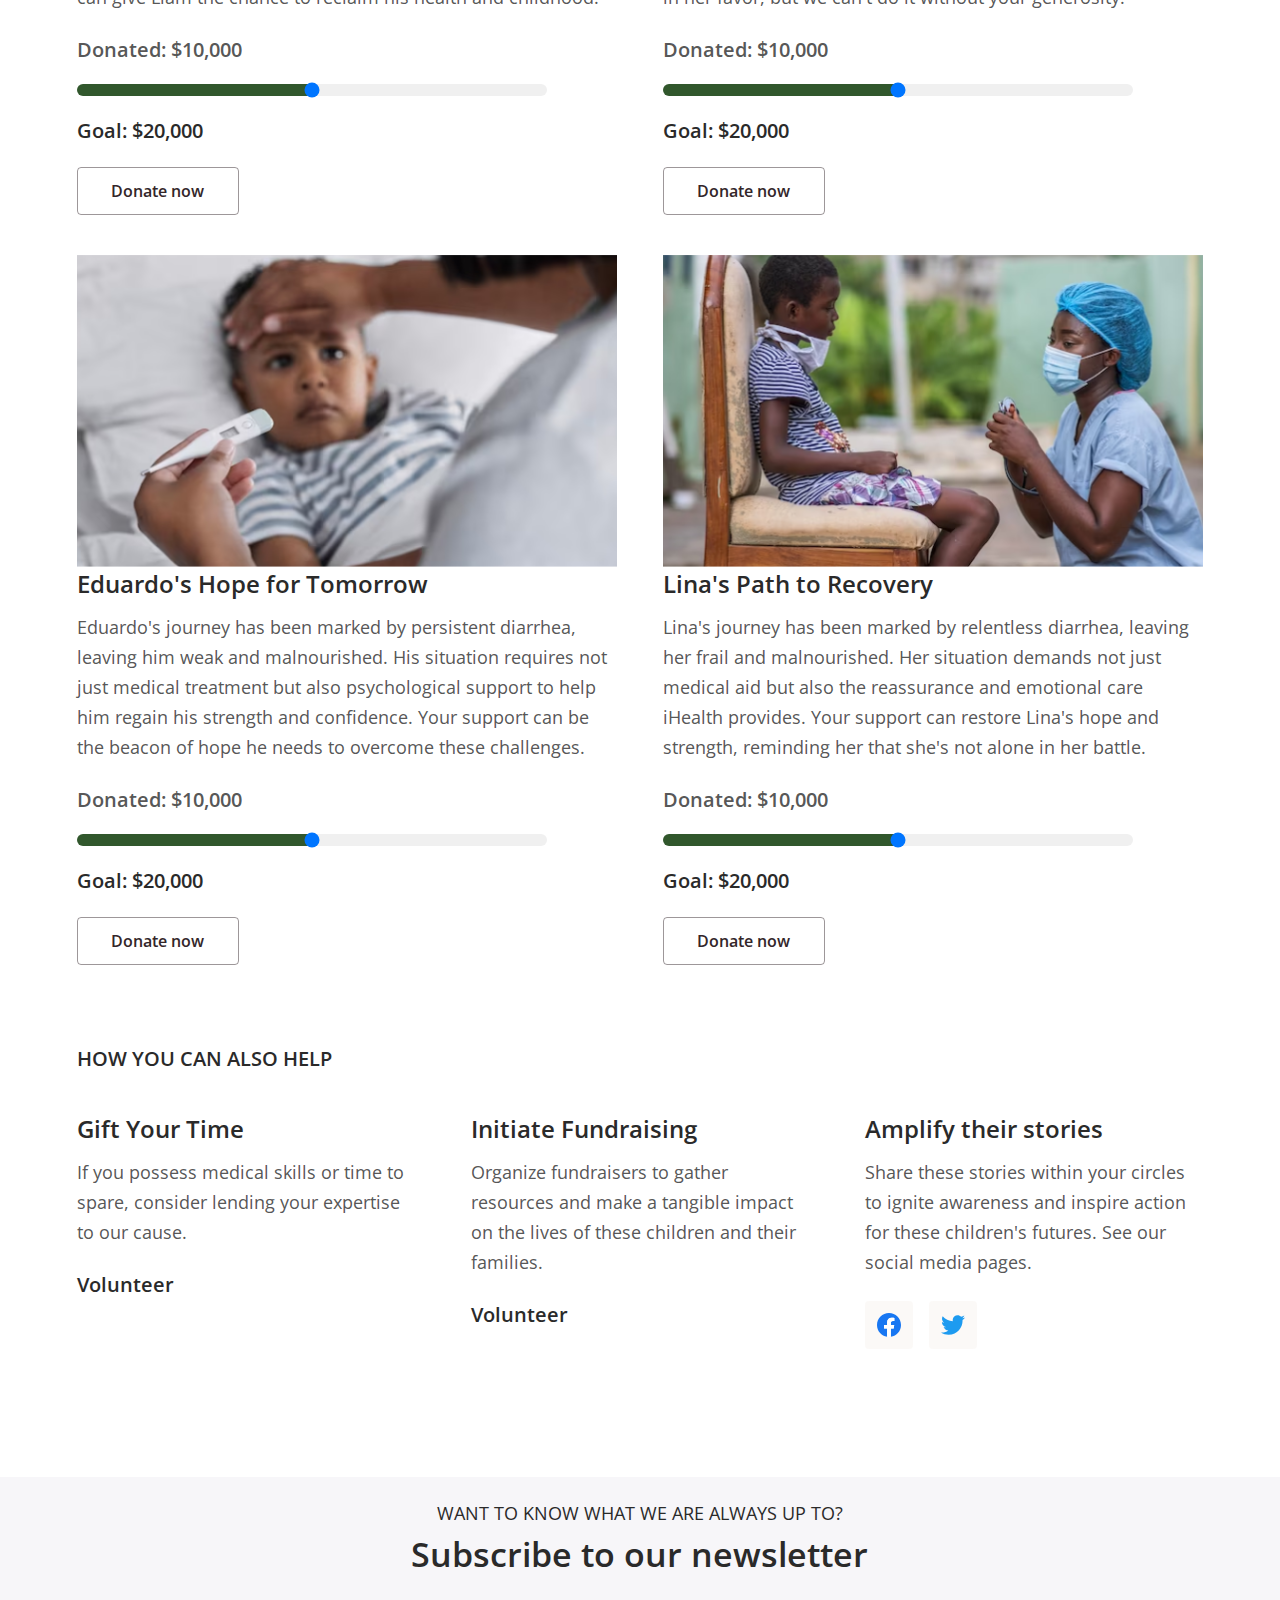
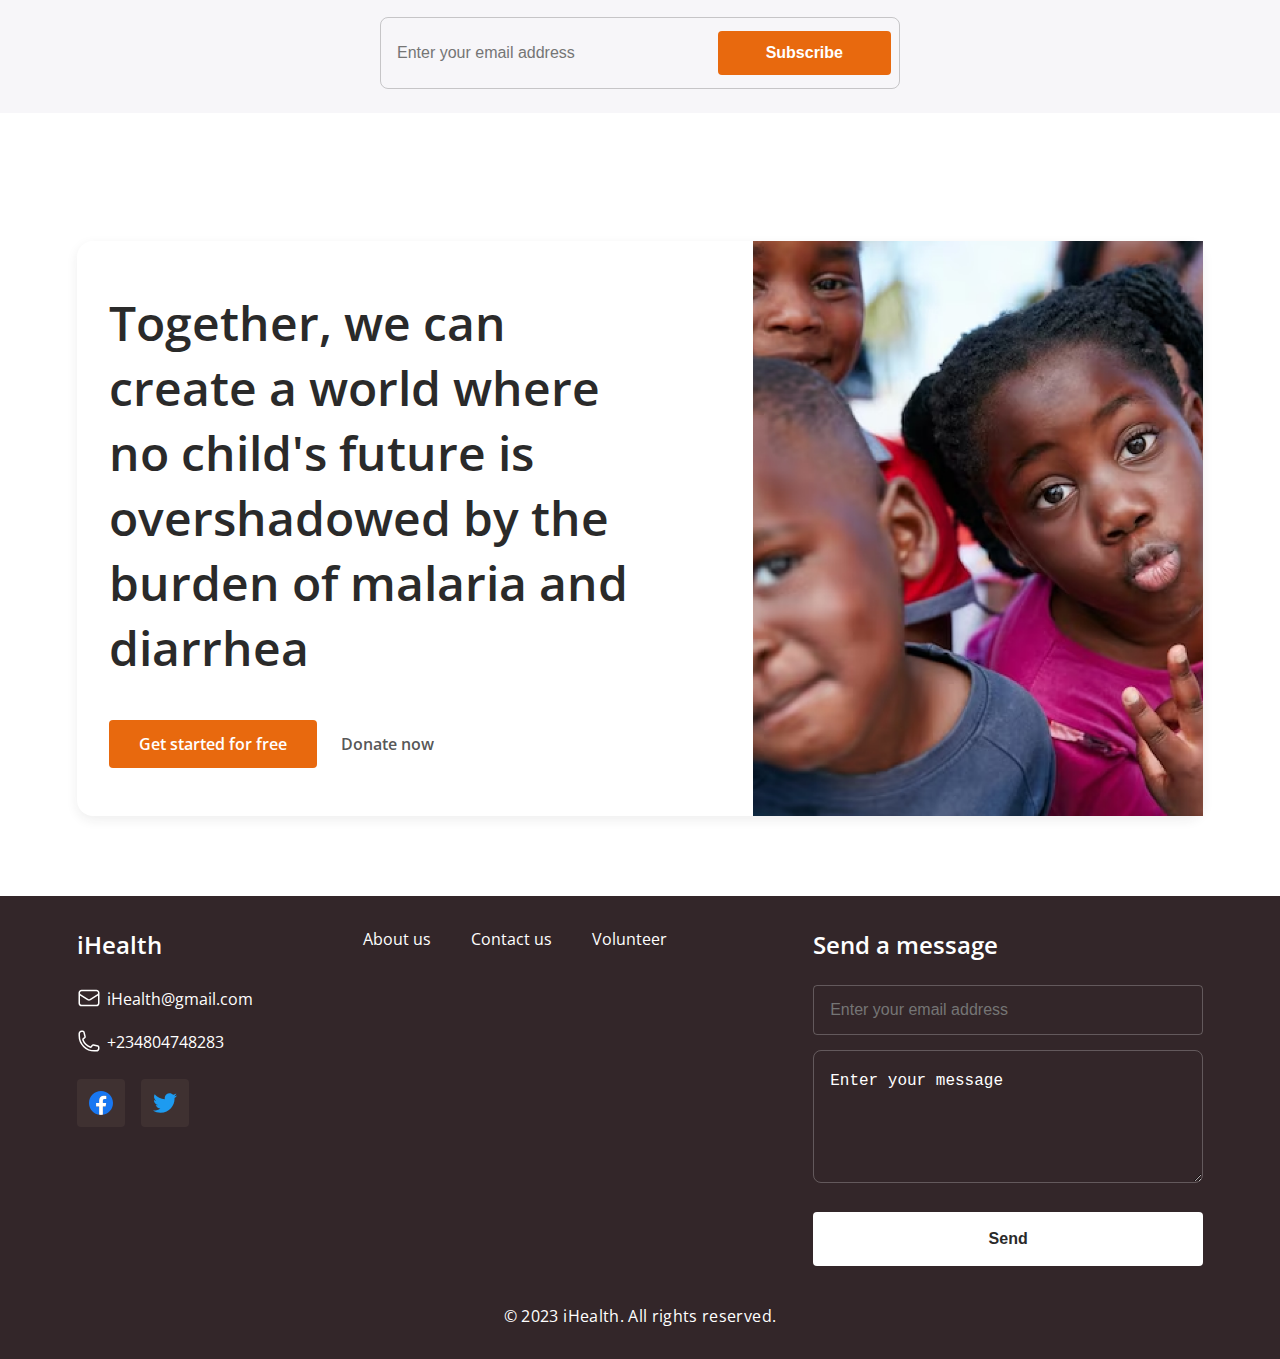
<file: GISTPROJECT/index.html>
<!DOCTYPE html>
<html lang="en">
<head>
    <meta charset="UTF-8">
    <meta name="viewport" content="width=device-width, initial-scale=1.0">
    <link rel="preconnect" href="https://fonts.googleapis.com">
    <link rel="preconnect" href="https://fonts.gstatic.com" crossorigin>
    <link href="https://fonts.googleapis.com/css2?family=Open+Sans:ital,wght@0,300;0,400;0,500;0,600;0,700;0,800;1,300;1,400;1,500;1,600;1,700;1,800&display=swap" rel="stylesheet">
    <link rel="stylesheet" href="./style/style.css">
    <title>iHealth</title>
</head>
<body>
    <!-- Header starts here -->
    <header class="header">
        <div class="max_width">
            <div class="header-section">
                <div class="header-section-flexitemone">
                    <a href="index.html">
                        <div class="header-section-flexitemone-logo">
                            <p><span>i</span>Health</p>
                        </div>
                    </a>
                    <div class="header-section-flexitemone-navsection">
                        <nav class="header-section-flexitemtwo-navsection-navbar">
                            <ul>
                                <li><a href="index.html" class="active">Home</a></li>
                                <li><a href="">About us</a></li>
                                <li><a href="">Contact us</a></li>
                                <li><a href="volunteer.html">Volunteer</a></li>
                            </ul>
                        </nav>
                    </div>
                </div>
                <div class="header-section-flexitemtwo">
                    <a class="header-section-flexitemtwo-linkone" href="">Donate now</a>
                    <a class="header-section-flexitemtwo-linktwo" href="getstarted.html">Get started</a>
                </div>
            </div>
            <div>

            </div>
        </div>
    </header>
    <!-- Header ends here -->
    <!-- Hero section start here -->
    <section class="herosection">
        <div class="herosection-design">
            <div class="herosection-design-inner">
                <p class="herosection-design-first">Defeating malaria and diarrhea, one child at a time virtually </p>
                <p class="herosection-design-second">Transforming adversity into opportunity, and illness into 
                    resilience through compassionate care and unwavering support.
                </p>
                <div class="herosection-design-links">
                    <a class="herosection-design-links-one" href="">Get started for free</a>
                    <a class="herosection-design-links-two" href="">Donate now</a>
                </div>
                <div class="herosection-design-content">
                    <div class="herosection-design-content-flexitem herosection-design-content-flexitemborder">
                        <p class="herosection-design-content-flexitem-textone">50+</p>
                        <p class="herosection-design-content-flexitem-texttwo">Children</p>
                    </div>
                    <div class="herosection-design-content-flexitem herosection-design-content-flexitemborder">
                        <p class="herosection-design-content-flexitem-textone">50M+</p>
                        <p class="herosection-design-content-flexitem-texttwo">Raised for charity</p>
                    </div>
                    <div class="herosection-design-content-flexitem">
                        <p class="herosection-design-content-flexitem-textone">0-18</p>
                        <p class="herosection-design-content-flexitem-texttwo">Service available for ages</p>
                    </div>
                </div>
            </div>
        </div>
        <div class="herosection-section">
            <div class="herosection-section-flexitemone"></div>
            <div class="herosection-section-flexitemtwo"></div>
        </div>
    </section>
    <!-- Hero section ends here -->
    <!--Brand section-->
    <section class="brands">
        <div class="max_width">
            <div class="brands-section">
                <p>BRANDS THAT SUPPORT US</p>
                <div class="brand-section-flex">
                    <div class="brand-section-flex-item brand-section-flex-itemone"></div>
                    <div class="brand-section-flex-item brand-section-flex-itemtwo"></div>
                    <div class="brand-section-flex-item brand-section-flex-itemthree"></div>
                    <div class="brand-section-flex-item brand-section-flex-itemfour"></div>
                    <div class="brand-section-flex-item brand-section-flex-itemfive"></div>
                    <div class="brand-section-flex-item brand-section-flex-itemsix"></div>
                </div>
            </div>
        </div>
    </section>
    <!-- Brands section ends here -->
    <!-- about section -->
    <section class="aboutus">
        <div class="max_width">
            <div class="aboutus-section">
                <div class="aboutus-section-flexone">
                    <div class="aboutus-section-flexone-one">
                        <p class="aboutus-section-flexone-one-text">GET TO KNOW US</p>
                        <p class="aboutus-section-flexone-one-about">About us</p>
                        <p class="aboutus-section-flexone-details">Despite advances in medical science, millions 
                            of children continue to suffer from the debilitating 
                            effects of these diseases, often leading to life-threatening 
                            complications.
                        </p>
                    </div>
                    <div class="aboutus-section-flexone-two">
                        <div class="aboutus-section-flexone-two-flex">
                            <p class="aboutus-section-flexone-two-text">OUR VISION </p>
                            <p class="aboutus-section-flexone-details">Our unwavering commitment is to provide comprehensive 
                                support, medical care, and education to these young fighters, 
                                empowering them to overcome these diseases and thrive in their 
                                lives.
                            </p>
                        </div>
                        <div class="aboutus-section-flexone-two-flex">
                            <p class="aboutus-section-flexone-two-text">OUR MISSION </p>
                            <p class="aboutus-section-flexone-details">our mission is to bring hope and healing to children who are 
                                battling the twin challenges of malaria and diarrhea. 
                            </p>
                        </div>
                    </div>
                </div>
                <div class="aboutus-section-flextwo"></div>
            </div>
        </div>
    </section>
    <!-- ends here -->
    <!-- Whatwedo start here -->
    <section class="whatwedo">
        <div class="max_width">
            <div class="whatwedo-section">
                <div class="whatwedo-section-center">
                    <p class="aboutus-section-flexone-one-text">FREE MEDICALS FOR CHILDREN</p>
                    <p class="whatwedo-section-center-text">What We Do</p>
                    <p class="whatwedo-section-center-link"><a href="">Get started for free</a></p>
                </div>
                <div class="whatwedo-section-details">
                    <div class="whatwedo-section-details-flexone">
                        <div class="whatwedo-section-details-flexone-bg whatwedo-section-details-flexone-bgone"></div>
                        <p class="whatwedo-section-details-flexone-text">Medical Care and Treatment</p>
                        <p class="aboutus-section-flexone-details">Every child deserves access to medical care. Through our network of 
                        dedicated healthcare professionals, we provide specialized treatment 
                        to children infected with malaria and diarrhea.
                        </p>
                    </div>
                    <div class="whatwedo-section-details-flexone">
                        <div class="whatwedo-section-details-flexone-bg whatwedo-section-details-flexone-bgtwo"></div>
                        <p class="whatwedo-section-details-flexone-text">Education and Prevention</p>
                        <p class="aboutus-section-flexone-details">We are committed to raising awareness about malaria and diarrhea 
                            within communities, educating families on effective prevention strategies, and promoting good hygiene 
                            practices.
                        </p>
                    </div>
                    <div class="whatwedo-section-details-flexone">
                        <div class="whatwedo-section-details-flexone-bg whatwedo-section-details-flexone-bgthree"></div>
                        <p class="whatwedo-section-details-flexone-text">Psychosocial Support</p>
                        <p class="aboutus-section-flexone-details">Our organization provides psychosocial support through 
                            counseling services and engaging activities that help children cope with the emotional 
                            aspects of their journey toward recovery.
                        </p>
                    </div>
                </div>
            </div>     
        </div>
    </section>
    <!-- ends here -->
    <section class="getinvolved">
        <div class="max_width">
            <div class="getinvolved-section">
                <div class="getinvolved-section-flexitemone">
                    <p class="aboutus-section-flexone-one-text">JOIN 100+ PEOPLE</p>
                    <p class="whatwedo-section-center-text">Get involved</p>
                    <p class="aboutus-section-flexone-details">Join us in making a difference in the lives of these brave children. 
                        There are various ways you can contribute.
                    </p>
                    <div class="getinvolved-section-flexitemone-bg"></div>
                </div>
                <div class="getinvolved-section-flexitemtwo">
                    <div class="getinvolved-section-flexitemtwo-flexitem">
                        <p class="getinvolved-section-flexitemtwo-flexitem-svg"><img src="./assets/donate.svg"></p>
                        <p class="whatwedo-section-details-flexone-text">Donate</p>
                        <p class="aboutus-section-flexone-details">Your financial support helps us provide medical care, 
                            education, and essential resources to children in need.
                        </p>
                        <p class="getinvolved-section-flexitemtwo-flexitem-link"><a href="">Donate</a></p>
                    </div>
                    <div class="getinvolved-section-flexitemtwo-flexitem">
                        <p class="getinvolved-section-flexitemtwo-flexitem-svg"><img src="./assets/userdonate.svg"></p>
                        <p class="whatwedo-section-details-flexone-text">Volunteer</p>
                        <p class="aboutus-section-flexone-details">Be a part of our dedicated team by volunteering your time and 
                            skills to support our initiatives on the ground.
                        </p>
                        <p class="getinvolved-section-flexitemtwo-flexitem-link"><a href="">Volunteer</a></p>
                    </div>
                    <div class="getinvolved-section-flexitemtwo-flexitem">
                        <p class="getinvolved-section-flexitemtwo-flexitem-svg"><img src="./assets/spread.svg"></p>
                        <p class="whatwedo-section-details-flexone-text">Spread Awareness</p>
                        <p class="aboutus-section-flexone-details">Share our mission with your network, helping us reach more people 
                            who care about this cause.
                        </p>
                        <p class="getinvolved-section-flexitemtwo-flexitem-link"><a href="">Volunteer</a></p>
                    </div>
                    <div class="getinvolved-section-flexitemtwo-flexitem">
                        <p class="getinvolved-section-flexitemtwo-flexitem-svg"><img src="./assets/fundraising.svg"></p>
                        <p class="whatwedo-section-details-flexone-text">Fundraising</p>
                        <p class="aboutus-section-flexone-details">Organize fundraisers and events to raise funds that directly 
                            contribute to our efforts.
                        </p>
                        <p class="getinvolved-section-flexitemtwo-flexitem-link"><a href="">Volunteer</a></p>
                    </div>
                </div>
            </div>
        </div>
    </section>
    <section class="testimony">
        <div class="max_width">
            <div class="testimony-section">
                <p class="testimony-section-textone">OVER 50+ CHILDREN TREATED </p>
                <p class="testimony-section-texttwo">Reviews from beneficiaries</p>
                <div class="testimony-section-flex">
                    <div class="testimony-section-flex-arrow"><img src="./assets/arrowleft.svg"></div>
                    <p>"When our daughter Maria fell ill with malaria, our world 
                        turned upside down. It was a terrifying experience for us as parents. 
                        But then, iHealth stepped in. Their dedicated medical team provided not just expert care, but also emotional support that helped us through those tough days. Today, Maria is thriving, thanks to the holistic 
                        approach of iHealth. They truly care for our children's well-being."
                    </p>
                    <div class="testimony-section-flex-arrow"><img src="./assets/arrowright.svg"></div>
                </div>
                <div class="testimony-section-userdetails">
                    <img src="./assets/Rectangle 11.png" class="testimony-section-userdetails-profile" alt="picture">
                    <div class="testimony-section-userdetails-profiledetails">
                        <p class="testimony-section-userdetails-profiledetails-name">Mrs. Amadi</p>
                        <p class="testimony-section-userdetails-profiledetails-location">NIGERIA </p>
                    </div>
                </div>
            </div>
        </div>
    </section>
    <section class="donate">
        <div class="max_width">
            <div class="donate-section">
                <p class="testimony-section-textone">YOUR DONATION WILL GO A LONG WAY</p>
                <p class="testimony-section-texttwo">Children with extreme cases</p>
                <div class="donate-section-flex">
                    <div class="donate-section-flex-item">
                        <div class="donate-section-flex-item-bg donate-section-flex-item-bgone"></div>
                        <p class="donate-section-flex-item-patient">Liam's Fight for Survival</p>
                        <p class="donate-section-flex-item-patientdetail">Liam, a brave 4-year-old, is battling both malaria and 
                            diarrhea simultaneously. His fragile immune system is 
                            struggling to cope, and his family is desperate for the 
                            specialized medical care and resources that  iHealth can provide. 
                            Your contribution can give Liam the chance to reclaim his health and 
                            childhood.
                        </p>
                        <p class="donate-section-flex-item-donate">Donated: <span>$10,000</span></p>
                        <p class="donate-section-flex-item-range"><input type="range" value="50" class="inp"></p>
                        <p class="donate-section-flex-item-amount">Goal: <span>$20,000</span></p>
                        <p class="donate-section-flex-item-link"><a href="#">Donate now</a></p>
                    </div>
                    <div class="donate-section-flex-item">
                        <div class="donate-section-flex-item-bg donate-section-flex-item-bgtwo"></div>
                        <p class="donate-section-flex-item-patient">Nadia's Resilience</p>
                        <p class="donate-section-flex-item-patientdetail">Nadia, an 8-year-old, is grappling with severe complications 
                            from malaria. Her weakened state demands immediate nutritional support and medical attention.  
                            iHealth aims to provide her with the comprehensive care that can turn 
                            the tide in her favor, but we can't do it without your generosity.
                        </p>
                        <p class="donate-section-flex-item-donate">Donated: <span>$10,000</span></p>
                        <p class="donate-section-flex-item-range"><input type="range" value="50"></p>
                        <p class="donate-section-flex-item-amount">Goal: <span>$20,000</span></p>
                        <p class="donate-section-flex-item-link"><a href="#">Donate now</a></p>
                    </div>
                    <div class="donate-section-flex-item">
                        <div class="donate-section-flex-item-bg donate-section-flex-item-bgthree"></div>
                        <p class="donate-section-flex-item-patient">Eduardo's Hope for Tomorrow</p>
                        <p class="donate-section-flex-item-patientdetail">Eduardo's journey has been 
                            marked by persistent diarrhea, leaving him weak and malnourished. 
                            His situation requires not just medical treatment but also psychological 
                            support to help him regain his strength and confidence. 
                            Your support can be the beacon of hope he needs to overcome 
                            these challenges.
                        </p>
                        <p class="donate-section-flex-item-donate">Donated: <span>$10,000</span></p>
                        <p class="donate-section-flex-item-range"><input type="range" value="50"></p>
                        <p class="donate-section-flex-item-amount">Goal: <span>$20,000</span></p>
                        <p class="donate-section-flex-item-link"><a href="#">Donate now</a></p>
                    </div>
                    <div class="donate-section-flex-item">
                        <div class="donate-section-flex-item-bg donate-section-flex-item-bgfour"></div>
                        <p class="donate-section-flex-item-patient">Lina's Path to Recovery</p>
                        <p class="donate-section-flex-item-patientdetail">Lina's journey has been marked 
                            by relentless diarrhea, leaving her frail and malnourished. Her situation 
                            demands not just medical aid but also the reassurance and emotional care  
                            iHealth provides. Your support can restore Lina's hope and strength, 
                            reminding her that she's not alone in her battle.
                        </p>
                        <p class="donate-section-flex-item-donate">Donated: <span>$10,000</span></p>
                        <p class="donate-section-flex-item-range"><input type="range" value="50"></p>
                        <p class="donate-section-flex-item-amount">Goal: <span>$20,000</span></p>
                        <p class="donate-section-flex-item-link"><a href="#">Donate now</a></p>
                    </div>
                </div>
                <div class="donate-section-sectiontwo">
                    <p class="donate-section-sectiontwo-text">HOW YOU CAN ALSO HELP</p>
                    <div class="donate-section-sectiontwo-flex">
                        <div class="donate-section-sectiontwo-flex-item">
                            <p class="donate-section-sectiontwo-flex-item-text">Gift Your Time</p>
                            <p class="donate-section-sectiontwo-flex-item-details">If you possess medical skills or time to spare, 
                                consider lending your expertise to our cause.
                            </p>
                            <p class="donate-section-sectiontwo-flex-item-link"><a href="#">Volunteer</a></p>
                        </div>
                        <div class="donate-section-sectiontwo-flex-item">
                            <p class="donate-section-sectiontwo-flex-item-text">Initiate Fundraising</p>
                            <p class="donate-section-sectiontwo-flex-item-details">Organize fundraisers to gather resources 
                                and make a tangible impact on the lives of these children and their families.
                            </p>
                            <p class="donate-section-sectiontwo-flex-item-link"><a href="#">Volunteer</a></p>
                        </div>
                        <div class="donate-section-sectiontwo-flex-item">
                            <p class="donate-section-sectiontwo-flex-item-text">Amplify their stories</p>
                            <p class="donate-section-sectiontwo-flex-item-details">Share these stories within your circles 
                                to ignite awareness and inspire action for these children's futures. 
                                See our social media pages.
                            </p>
                            <div class="donate-section-sectiontwo-flex-item-socials">
                                <a class="donate-section-sectiontwo-flex-item-social-icons" href="#">
                                    <img src="./assets/facebook.svg" alt="facebook icon">
                                </a>
                                <a class="donate-section-sectiontwo-flex-item-social-icons" href="#">
                                    <img src="./assets/twitter.svg" alt="twitter icon">
                                </a>
                            </div>
                        </div>
                    </div>
                </div>
            </div>
        </div>
    </section>
    <section class="newsletter">
        <div class="max_width">
            <div class="newsletter-section">
                <p class="newsletter-section-heading">WANT TO KNOW WHAT WE ARE ALWAYS UP TO?</p>
                <p class="newsletter-section-text">Subscribe to our newsletter</p>
                <form class="newsletter-section-form">
                    <input type="email" placeholder="Enter your email address">
                    <button type="submit" class="button">Subscribe</button>
                </form>
            </div>
        </div>
    </section>
    <section class="together">
        <div class="max_width">
            <div class="together-section">
                <div class="together-section-flex">
                    <div class="together-section-flex-itemone">
                        <p class="together-section-flex-itemone-text">Together, we can create a world 
                            where no child's future is overshadowed 
                            by the burden of malaria and diarrhea
                        </p>
                        <div class="together-section-flex-itemone-links">
                            <p class="together-section-flex-itemone-links-one"><a href="#">Get started for free</a></p>
                            <p class="together-section-flex-itemone-links-two"><a href="#">Donate now</a></p>
                        </div>
                    </div>
                    <div class="together-section-flex-itemtwo"></div>
                </div>
            </div>
        </div>
    </section>
    <footer class="footer">
        <div class="max_width">
            <div class="footer-section">
                <div class="footer-section-flex">
                    <div class="footer-section-flex-one">
                        <p class="footer-section-flex-one-logo"><a href="#">iHealth</a></p>
                        <div class="footer-section-flex-contact">
                            <div class="footer-section-flex-one-contact">
                                <img src="./assets/email.svg" alt="email box icon">
                                <a href="#">iHealth@gmail.com</a>
                            </div>
                            <div class="footer-section-flex-one-contact">
                                <img src="./assets/phone.svg" alt="email box icon">
                                <a href="#">+234804748283</a>
                            </div>
                        </div>
                        <div class="donate-section-sectiontwo-flex-item-socials">
                            <a class="donate-section-sectiontwo-flex-item-social-icons" href="#">
                                <img src="./assets/facebook.svg" alt="facebook icon">
                            </a>
                            <a class="donate-section-sectiontwo-flex-item-social-icons" href="#">
                                <img src="./assets/twitter.svg" alt="twitter icon">
                            </a>
                        </div>
                    </div>
                    <div class="footer-section-flex-two">
                        <a href="#">About us</a>
                        <a href="#">Contact us</a>
                        <a href="#">Volunteer</a>
                    </div>
                    <div class="footer-section-flex-three">
                        <p class="footer-section-flex-three-text">Send a message</p>
                        <form class="footer-section-flex-three-form">
                            <p><input type="email" placeholder="Enter your email address"></p>
                            <p><textarea>Enter your message </textarea></p>
                            <button>Send</button>
                        </form>
                    </div>
                </div>
                <p class="footer-section-copywrite">&copy; 2023 iHealth. All rights reserved.</p>
            </div>
        </div>
    </footer>
</body>
</html>
</file>
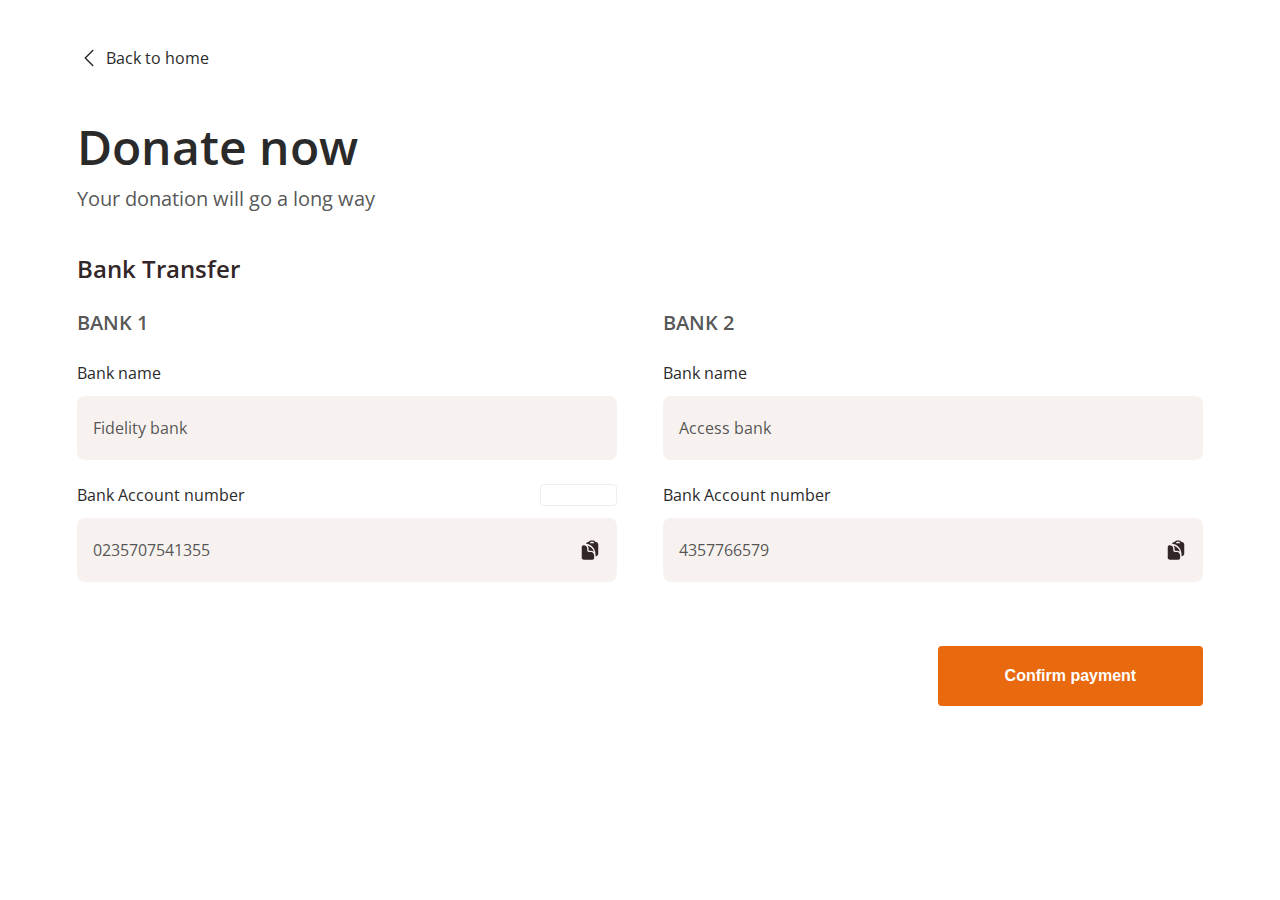
<file: donate.html>
<!DOCTYPE html>
<html lang="en">
<head>
    <meta charset="UTF-8">
    <meta name="viewport" content="width=device-width, initial-scale=1.0">
    <link rel="preconnect" href="https://fonts.googleapis.com">
    <link rel="preconnect" href="https://fonts.gstatic.com" crossorigin>
    <link href="https://fonts.googleapis.com/css2?family=Open+Sans:ital,wght@0,300;0,400;0,500;0,600;0,700;0,800;1,300;1,400;1,500;1,600;1,700;1,800&display=swap" rel="stylesheet">
    <link rel="stylesheet" href="./style/style.css">
    <title>Donate</title>
</head>
<body>
    <section class="body-vh"> 
        <div class="max_width">
            <div class="getstarted-section">
                <a href="index.html" class="getinvolved-section-link">
                    <div class="getinvolved-section-link-backtohome">
                        <img src="./assets/back.svg">
                        <span class="getinvolved-section-link-backto-home-link">Back to home</span>
                    </div>
                </a>
                <p class="getstarted-section-text">Donate now</p>
                <p class="getstarted-section-subtext">Your donation will go a long way</p>
                <p class="donate-section-transfer">Bank Transfer</p>
                <div>
                    <div class="getstarted-section-form">
                        <p class="getstarted-section-form-box donate-section-form-box-bank">BANK 1</p>
                        <p class="getstarted-section-form-box donate-section-form-box-bank">BANK 2</p>
                        <div class="getstarted-section-form-box">
                            <p class="donate-section-form-box-text">Bank name</p>
                            <p class="donate-section-form-box-input">Fidelity bank</p>
                        </div>
                        <div class="getstarted-section-form-box">
                            <p class="donate-section-form-box-text">Bank name</p>
                            <p class="donate-section-form-box-input">Access bank</p>
                        </div>
                        <div class="getstarted-section-form-box">
                            <div class="donate-section-form-box-text donate-section-form-box-textflex">
                                <p>Bank Account number</p>
                                <span></span>
                            </div>
                            <div class="donate-section-form-box-input donate-section-form-box-inputflex">
                                <p>0235707541355</p>
                                <img src="./assets/copy.svg" alt="copy">
                            </div>
                        </div>
                        
                        <div class="getstarted-section-form-box">
                            <div class="donate-section-form-box-text">
                                <p>Bank Account number</p>
                                <span></span>
                            </div>
                            <div class="donate-section-form-box-input donate-section-form-box-inputflex">
                                <p>4357766579</p>
                                <img src="./assets/copy.svg" alt="copy">
                            </div>
                        </div>
                    </div>
                </div>
                <div class="getstarted-section-button">
                    <button>Confirm payment </button>
                </div>
            </div>
        </div>
    </section> 
</body>
</html>
</file>
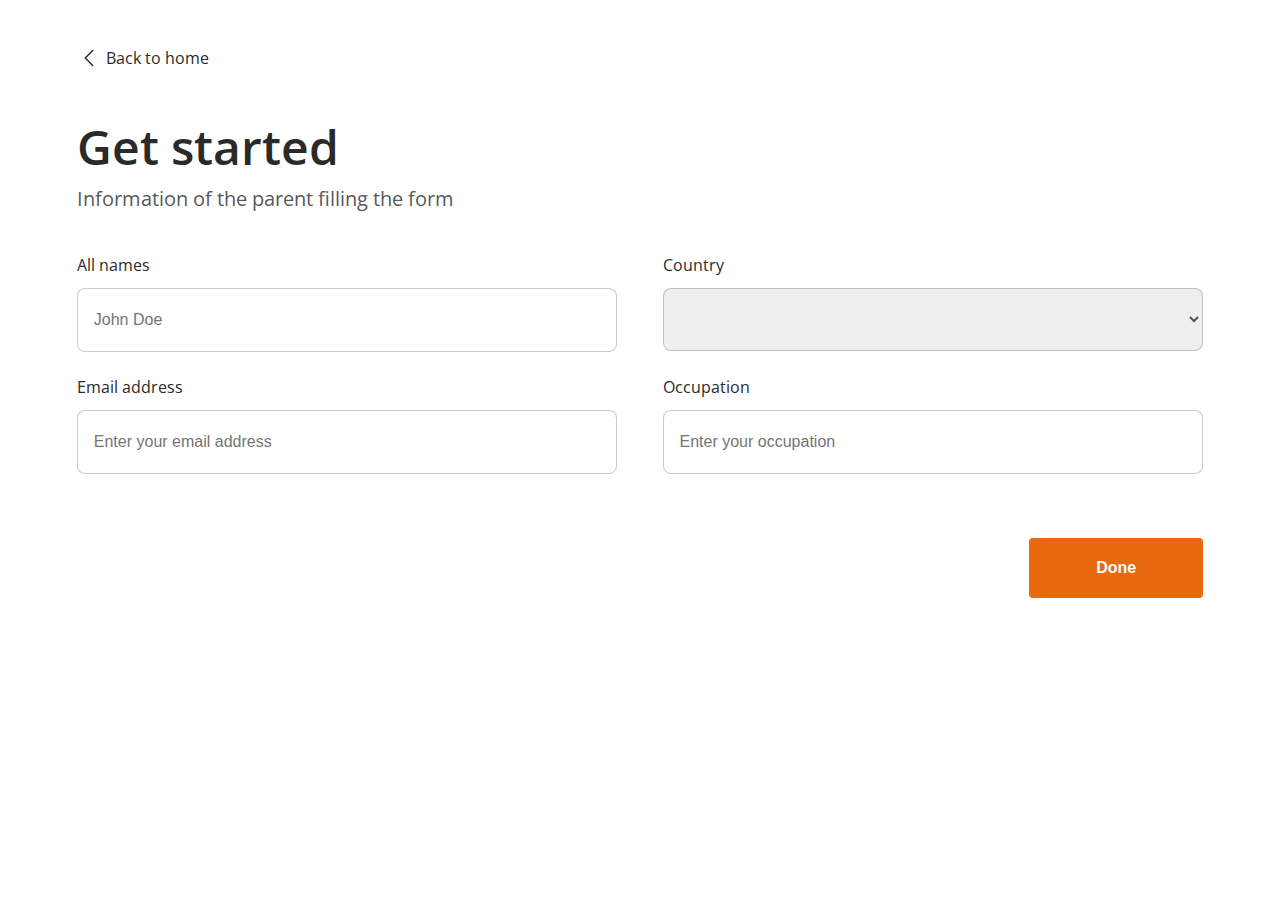
<file: getstarted.html>
<!DOCTYPE html>
<html lang="en">
<head>
    <meta charset="UTF-8">
    <meta name="viewport" content="width=device-width, initial-scale=1.0">
    <link rel="preconnect" href="https://fonts.googleapis.com">
    <link rel="preconnect" href="https://fonts.gstatic.com" crossorigin>
    <link href="https://fonts.googleapis.com/css2?family=Open+Sans:ital,wght@0,300;0,400;0,500;0,600;0,700;0,800;1,300;1,400;1,500;1,600;1,700;1,800&display=swap" rel="stylesheet">
    <link rel="stylesheet" href="./style/style.css">
    <title>Get started</title>
</head>
<body>
    <section class="body-vh"> 
        <div class="max_width">
            <div class="getstarted-section">
                <a href="index.html" class="getinvolved-section-link">
                    <div class="getinvolved-section-link-backtohome">
                        <img src="./assets/back.svg">
                        <span class="getinvolved-section-link-backto-home-link">Back to home</span>
                    </div>
                </a>
                <p class="getstarted-section-text">Get started</p>
                <p class="getstarted-section-subtext">Information of the parent filling the form </p>
                <form>
                    <div class="getstarted-section-form">
                        <div class="getstarted-section-form-box">
                            <label>All names</label><br>
                            <input type="text" name="names" placeholder="John Doe">
                        </div>
                        <div class="getstarted-section-form-box">
                            <label>Country</label><br>
                            <select>
                                <option></option>
                                <option>Nigeria</option>
                            </select>
                        </div>
                        <div class="getstarted-section-form-box">
                            <label>Email address </label><br>
                            <input type="email" name="email" placeholder="Enter your email address">
                        </div>
                        <div class="getstarted-section-form-box">
                            <label>Occupation </label><br>
                            <input type="text" name="occupation" placeholder="Enter your occupation ">
                        </div>
                    </div>
                    <div class="getstarted-section-button">
                        <button>Done</button>
                    </div>
                </form>
            </div>
        </div>
    </section> 
</body>
</html>
</file>
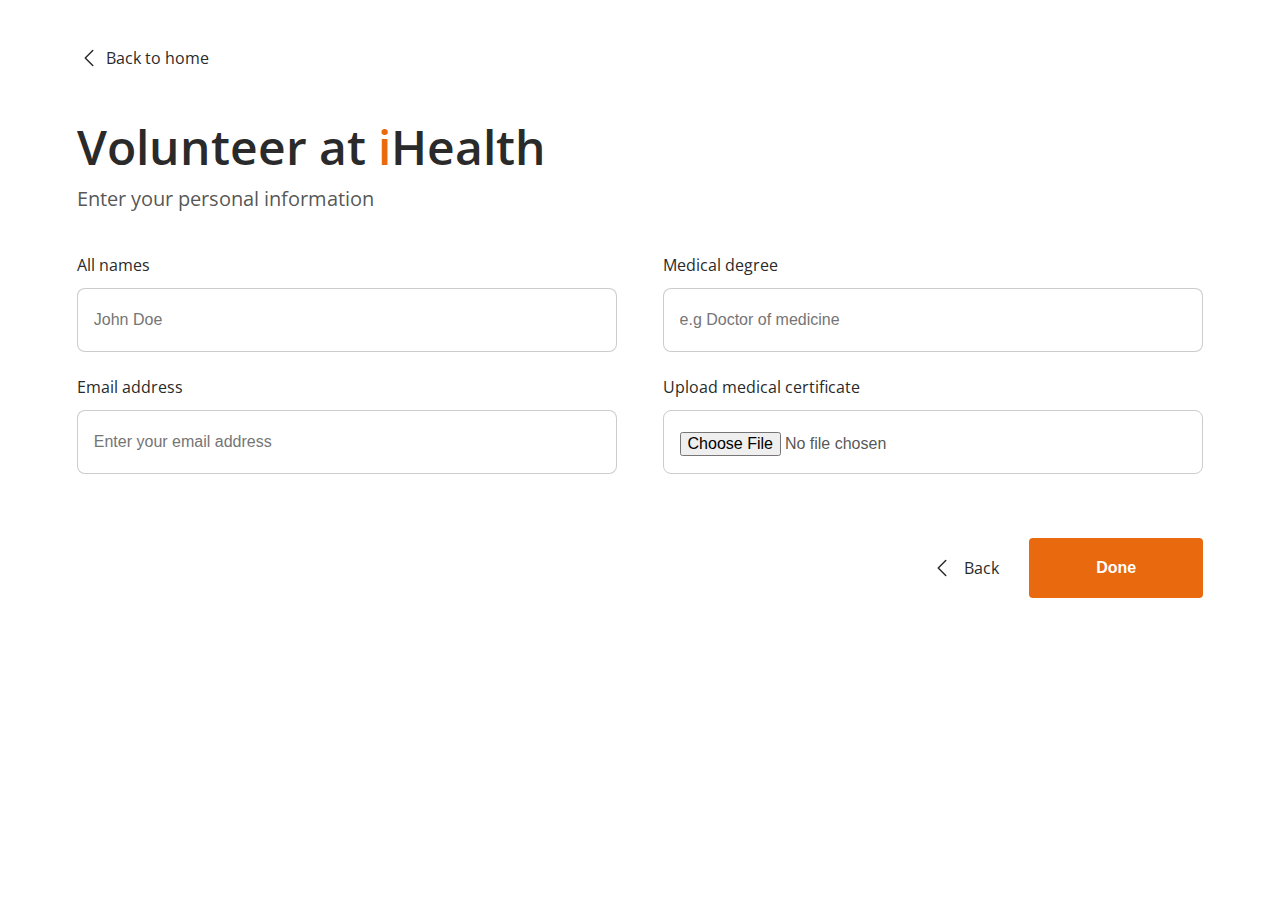
<file: medicalvolunteer.html>
<!DOCTYPE html>
<html lang="en">
<head>
    <meta charset="UTF-8">
    <meta name="viewport" content="width=device-width, initial-scale=1.0">
    <link rel="preconnect" href="https://fonts.googleapis.com">
    <link rel="preconnect" href="https://fonts.gstatic.com" crossorigin>
    <link href="https://fonts.googleapis.com/css2?family=Open+Sans:ital,wght@0,300;0,400;0,500;0,600;0,700;0,800;1,300;1,400;1,500;1,600;1,700;1,800&display=swap" rel="stylesheet">
    <link rel="stylesheet" href="./style/style.css">
    <title>Medical Volunteer</title>
</head>
<body>
    <section class="body-vh volunteer"> 
        <div class="max_width">
            <div class="getstarted-section">
                <a href="index.html" class="getinvolved-section-link">
                    <div class="getinvolved-section-link-backtohome">
                        <img src="./assets/back.svg">
                        <span class="getinvolved-section-link-backto-home-link">Back to home</span>
                    </div>
                </a>
                <p class="getstarted-section-text">Volunteer at <span>i</span>Health </p>
                <p class="getstarted-section-subtext">Enter your personal information </p>
                <form>
                    <div class="getstarted-section-form">
                        <div class="getstarted-section-form-box">
                            <label>All names</label><br>
                            <input type="text" name="names" placeholder="John Doe" required>
                        </div>
                        <div class="getstarted-section-form-box">
                            <label>Medical degree</label><br>
                            <input type="text" name="degree" placeholder="e.g Doctor of medicine" required>
                        </div>
                        <div class="getstarted-section-form-box">
                            <label>Email address</label><br>
                            <input type="email" name="email" placeholder="Enter your email address" required>
                        </div>
                        <div class="getstarted-section-form-box">
                            <label>Upload medical certificate</label><br>
                            <input type="file" placeholder="Pdf, Docx" required>
                        </div>
                    </div>
                    <div class="getstarted-section-button">
                        <a href="volunteer.html" class="getstarted-section-button-flex">
                            <img src="./assets/back.svg">
                            <span>Back</span>
                        </a>
                        <button>Done</button>
                    </div>
                </form>
            </div>
        </div>
    </section> 
</body>
</html>
</file>
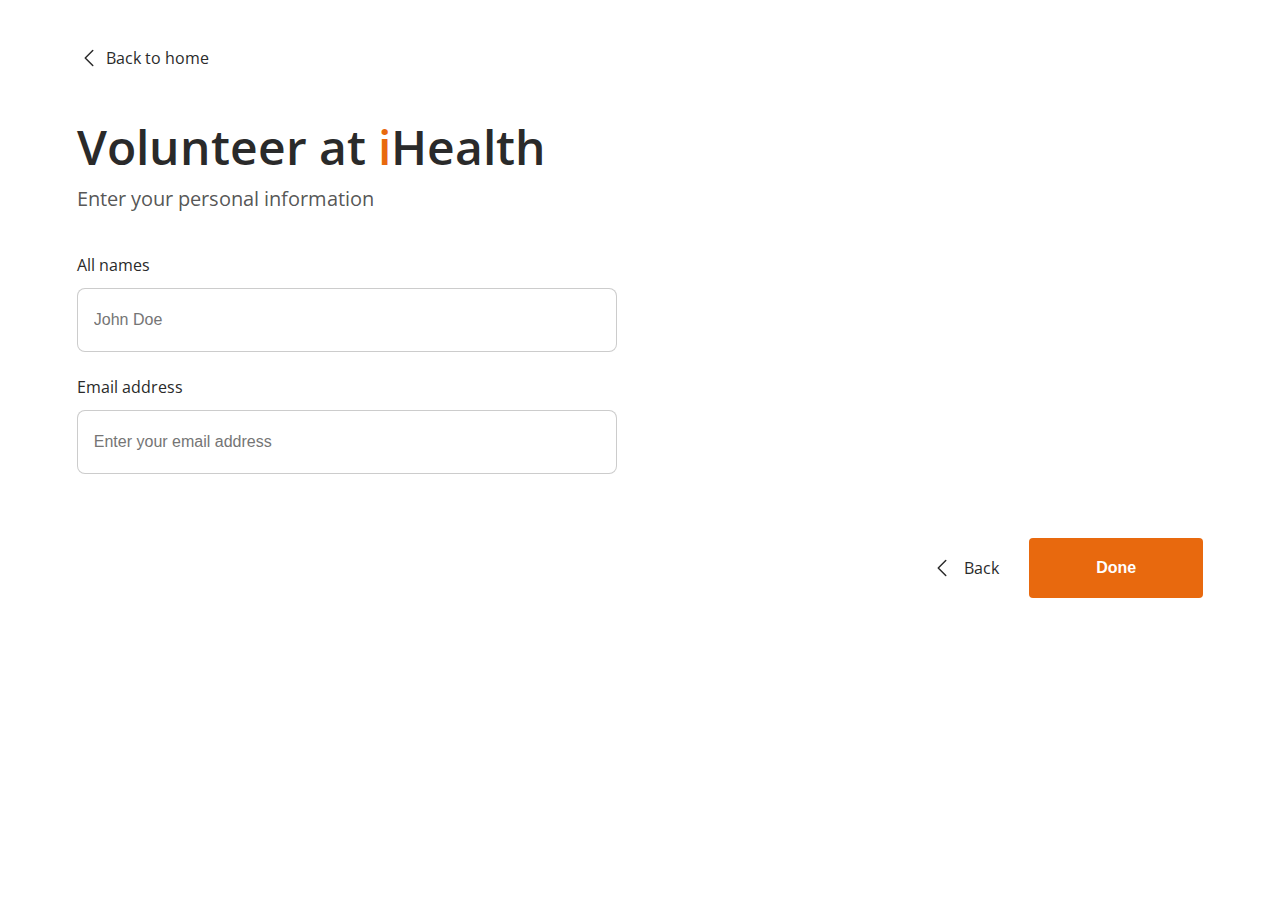
<file: nonmedical.html>
<!DOCTYPE html>
<html lang="en">
<head>
    <meta charset="UTF-8">
    <meta name="viewport" content="width=device-width, initial-scale=1.0">
    <link rel="preconnect" href="https://fonts.googleapis.com">
    <link rel="preconnect" href="https://fonts.gstatic.com" crossorigin>
    <link href="https://fonts.googleapis.com/css2?family=Open+Sans:ital,wght@0,300;0,400;0,500;0,600;0,700;0,800;1,300;1,400;1,500;1,600;1,700;1,800&display=swap" rel="stylesheet">
    <link rel="stylesheet" href="./style/style.css">
    <title>Non-medical Volunteer</title>
</head>
<body>
    <section class="body-vh volunteer"> 
        <div class="max_width">
            <div class="getstarted-section">
                <a href="index.html" class="getinvolved-section-link">
                    <div class="getinvolved-section-link-backtohome">
                        <img src="./assets/back.svg">
                        <span class="getinvolved-section-link-backto-home-link">Back to home</span>
                    </div>
                </a>
                <p class="getstarted-section-text">Volunteer at <span>i</span>Health </p>
                <p class="getstarted-section-subtext">Enter your personal information </p>
                <form>
                    <div class="getstarted-section-form non-medical-section-form">
                        <div class="getstarted-section-form-box">
                            <label>All names</label><br>
                            <input type="text" name="names" placeholder="John Doe" required>
                        </div>
                        <div class="getstarted-section-form-box">
                            <label>Email address</label><br>
                            <input type="email" name="email" placeholder="Enter your email address" required>
                        </div>
                    </div>
                    <div class="getstarted-section-button">
                        <a href="volunteer.html" class="getstarted-section-button-flex">
                            <img src="./assets/back.svg">
                            <span>Back</span>
                        </a>
                        <button>Done</button>
                    </div>
                </form>
            </div>
        </div>
    </section> 
</body>
</html>
</file>
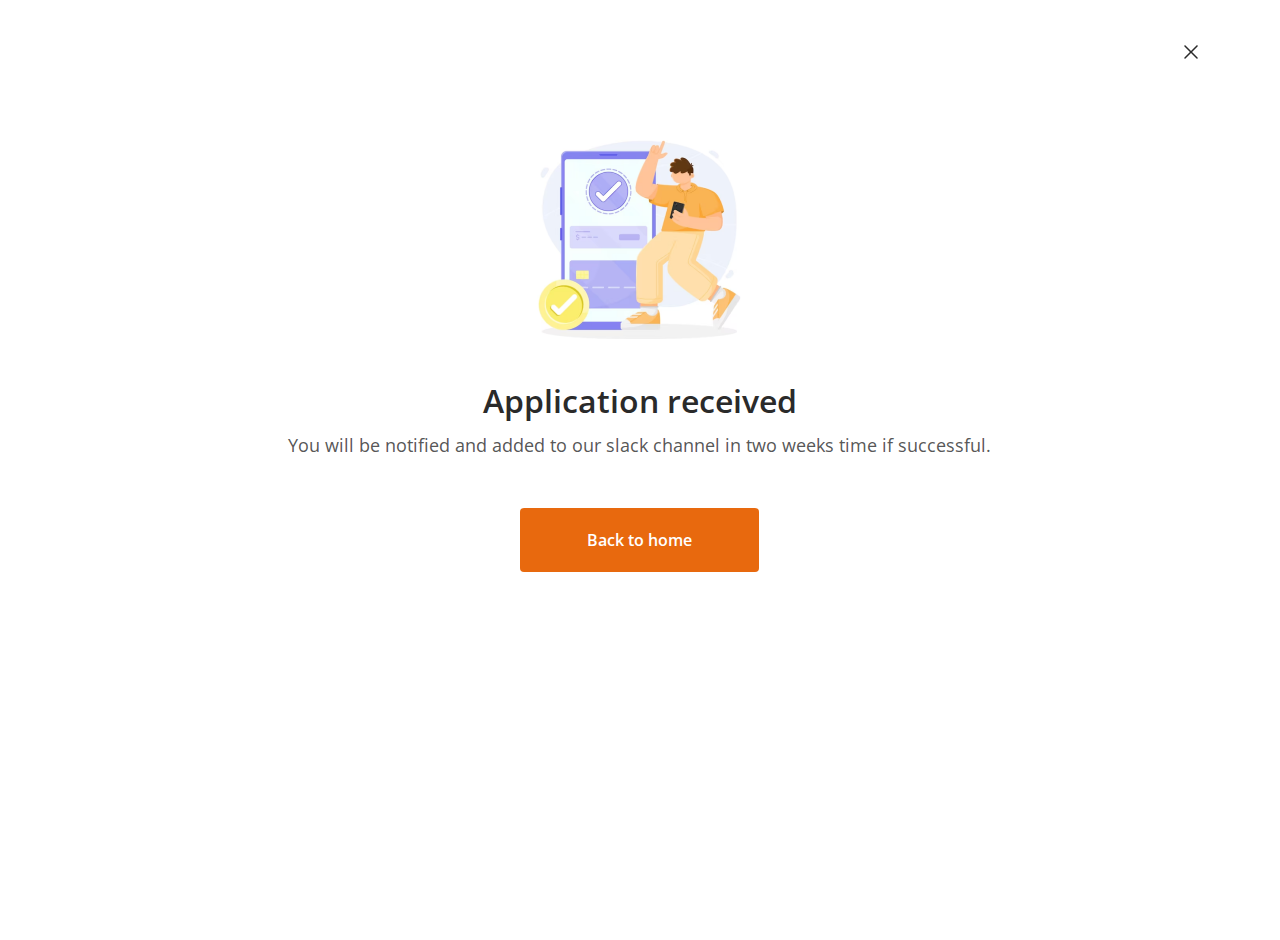
<file: received.html>
<!DOCTYPE html>
<html lang="en">
<head>
    <meta charset="UTF-8">
    <meta name="viewport" content="width=device-width, initial-scale=1.0">
    <link rel="preconnect" href="https://fonts.googleapis.com">
    <link rel="preconnect" href="https://fonts.gstatic.com" crossorigin>
    <link href="https://fonts.googleapis.com/css2?family=Open+Sans:ital,wght@0,300;0,400;0,500;0,600;0,700;0,800;1,300;1,400;1,500;1,600;1,700;1,800&display=swap" rel="stylesheet">
    <link rel="stylesheet" href="./style/style.css">
    <title>Received Application</title>
</head>
<body>
    <section class="body-vh received"> 
        <div class="max_width">
            <div class="received-section">
                <div class="received-section-cancel">
                    <img src="./assets/cancel.svg">
                </div>
                <div class="received-section-successful">
                    <div class="received-section-successful-image"></div>
                    <p class="received-section-successful-text">Application received</p>
                    <p class="received-section-successful-subtext">You will be notified and added to our slack channel in two weeks time if successful. </p>
                    <a href="index.html">Back to home</a>
                </div>
            </div>
        </div>
    </section> 
</body>
</html>
</file>
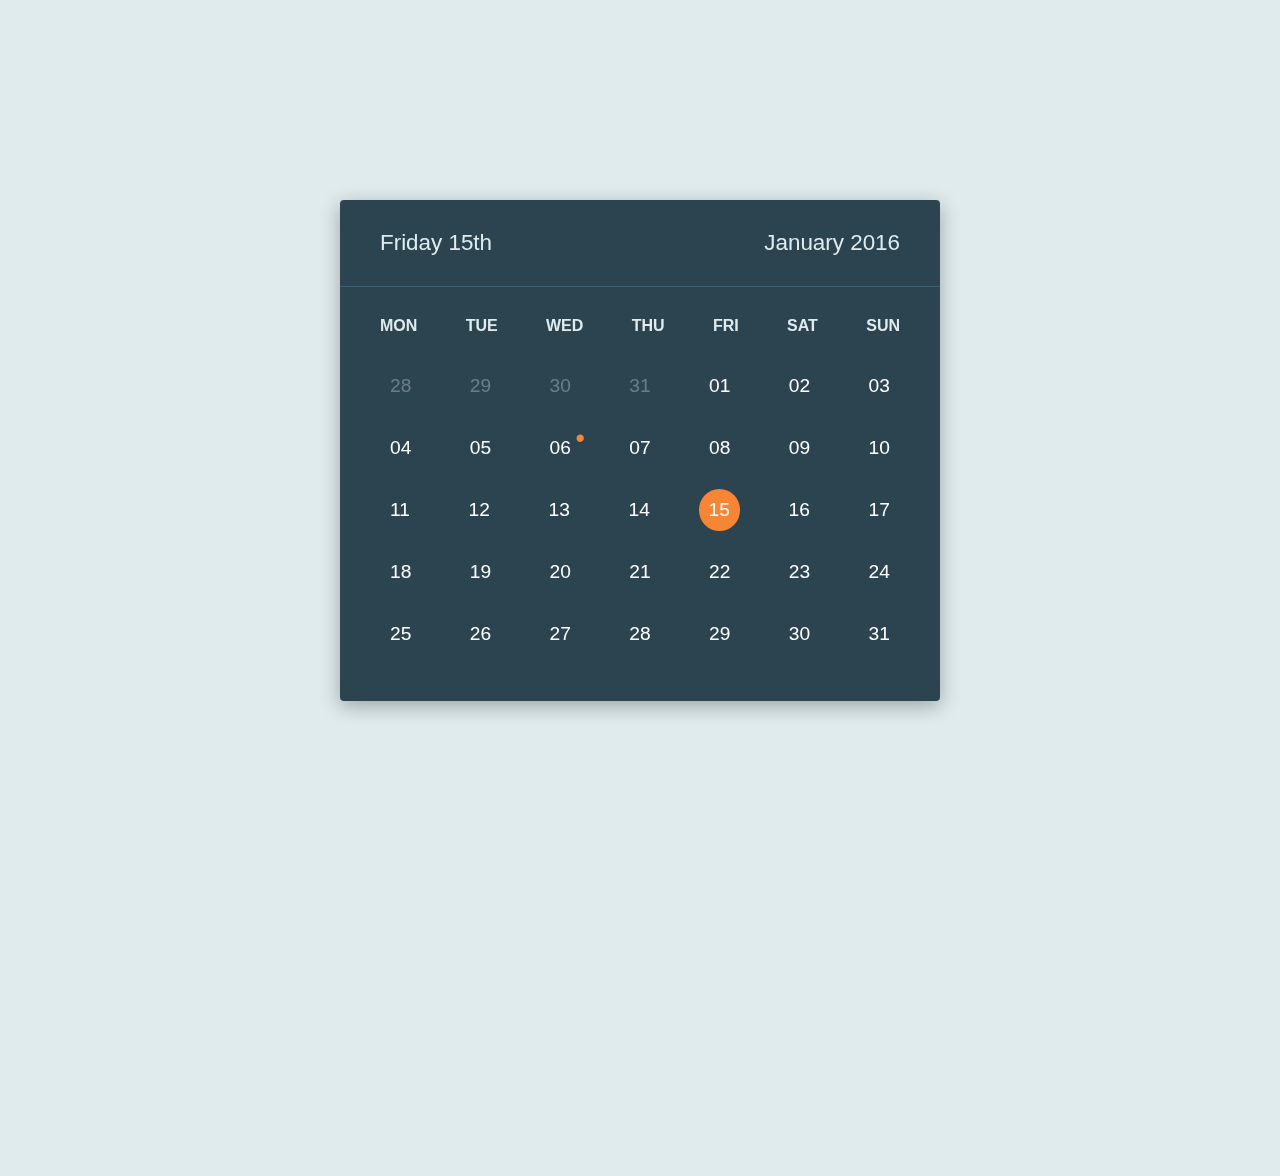
<file: table.html>
<!DOCTYPE html>
<html lang='en'>
  <head>
    <meta charset='utf-8' />
    <style>
      * {
  box-sizing: border-box;
  font-family: 'Roboto', sans-serif;
  list-style: none;
  margin: 0;
  outline: none;
  padding: 0;
}

a {
  text-decoration: none;
}

body, html {
  height: 100%;
}

body {
  background: #dfebed;
  font-family: 'Roboto', sans-serif;
}

.container {
  align-items: center;
  display: flex;
  height: 100%;
  justify-content: center;
  margin: 0 auto;
  max-width: 600px;
  width: 100%;
}

.calendar {
  background: #2b4450;
  border-radius: 4px;
  box-shadow: 0 5px 20px rgba(0, 0, 0, .3);
  height: 501px;
  perspective: 1000;
  transition: .9s;
  transform-style: preserve-3d;
  width: 100%;
}

/* Front - Calendar */
.front {
  transform: rotateY(0deg);
}

.current-date {
  border-bottom: 1px solid rgba(73, 114, 133, .6);
  display: flex;
  justify-content: space-between;
  padding: 30px 40px;
}

.current-date h1 {
  color: #dfebed;
  font-size: 1.4em;
  font-weight: 300;
}

.week-days {
  color: #dfebed;
  display: flex;
  justify-content: space-between;
  font-weight: 600;
  padding: 30px 40px;
}

.days {
  display: flex;
  flex-wrap: wrap;
  justify-content: space-between;
}

.weeks {
  color: #fff;
  display: flex;
  flex-direction: column;
  padding: 0 40px;
}

.weeks div {
  display: flex;
  font-size: 1.2em;
  font-weight: 300;
  justify-content: space-between;
  margin-bottom: 20px;
  width: 100%;
}

.last-month {
  opacity: .3;
}

.weeks span {
  padding: 10px;
}

.weeks span.active {
  background: #f78536;
  border-radius: 50%;
}

.weeks span:not(.last-month):hover {
  cursor: pointer;
  font-weight: 600;
}

.event {
  position: relative;
}

.event:after {
  content: '•';
  color: #f78536;
  font-size: 1.4em;
  position: absolute;
  right: -4px;
  top: -4px;
}

/* Back - Event form */

.back {
  height: 100%;
  transform: rotateY(180deg);
}

.back input {
  background: none;
  border: none;
  border-bottom: 1px solid rgba(73, 114, 133, .6);
  color: #dfebed;
  font-size: 1.4em;
  font-weight: 300;
  padding: 30px 40px;
  width: 100%;
}

.info {
  color: #dfebed;
  display: flex;
  flex-direction: column;
  font-weight: 600;
  font-size: 1.2em;
  padding: 30px 40px;
}

.info div:not(.observations) {
  margin-bottom: 40px;
}

.info span {
  font-weight: 300;
}

.info .date {
  display: flex;
  justify-content: space-between;
}

.info .date p {
  width: 50%;
}

.info .address p {
  width: 100%;
}

.actions {
  bottom: 0;
  border-top: 1px solid rgba(73, 114, 133, .6);
  display: flex;
  justify-content: space-between;
  position: absolute;
  width: 100%;
}

.actions button {
  background: none;
  border: 0;
  color: #fff;
  font-weight: 600;
  letter-spacing: 3px;
  margin: 0;
  padding: 30px 0;
  text-transform: uppercase;
  width: 50%;
}

.actions button:first-of-type {
  border-right: 1px solid rgba(73, 114, 133, .6);
}

.actions button:hover {
  background: #497285;
  cursor: pointer;
}

.actions button:active {
  background: #5889a0;
  outline: none;
}

/* Flip animation */

.flip {
  transform: rotateY(180deg);
}

.front, .back {
  backface-visibility: hidden;
}
    </style>
  </head>
  <body>
    <!-- inspired by http://colorhunt.co/c/8184 and 
    https://dribbble.com/shots/2407357-Calendar%60 -->

    <div class="container">
      <div class="calendar">
        <div class="front">
          <div class="current-date">
            <h1>Friday 15th</h1>
            <h1>January 2016</h1> 
          </div>

          <div class="current-month">
            <ul class="week-days">
              <li>MON</li>
              <li>TUE</li>
              <li>WED</li>
              <li>THU</li>
              <li>FRI</li>
              <li>SAT</li>
              <li>SUN</li>
            </ul>

            <div class="weeks">
              <div class="first">
                <span class="last-month">28</span>
                <span class="last-month">29</span>
                <span class="last-month">30</span>
                <span class="last-month">31</span>
                <span>01</span>
                <span>02</span>
                <span>03</span>
              </div>

              <div class="second">
                <span>04</span>
                <span>05</span>
                <span class="event">06</span>
                <span>07</span>
                <span>08</span>
                <span>09</span>
                <span>10</span>
              </div>

              <div class="third">
                <span>11</span>
                <span>12</span>
                <span>13</span>
                <span>14</span>
                <span class="active">15</span>
                <span>16</span>
                <span>17</span>
              </div>

              <div class="fourth">
                <span>18</span>
                <span>19</span>
                <span>20</span>
                <span>21</span>
                <span>22</span>
                <span>23</span>
                <span>24</span>
              </div>

              <div class="fifth">
                <span>25</span>
                <span>26</span>
                <span>27</span>
                <span>28</span>
                <span>29</span>
                <span>30</span>
                <span>31</span>
              </div>
            </div>
          </div>
        </div>

        <div class="back">
          <input placeholder="What's the event?">
          <div class="info">
            <div class="date">
              <p class="info-date">
              Date: <span>Jan 15th, 2016</span>
              </p>
              <p class="info-time">
                Time: <span>6:35 PM</span>
              </p>
            </div>
            <div class="address">
              <p>
                Address: <span>129 W 81st St, New York, NY</span>
              </p>
            </div>
            <div class="observations">
              <p>
                Observations: <span>Be there 15 minutes earlier</span>
              </p>
            </div>
          </div>

          <div class="actions">
            <button class="save">
              Save <i class="ion-checkmark"></i>
            </button>
            <button class="dismiss">
              Dismiss <i class="ion-android-close"></i>
            </button>
          </div>
        </div>

      </div>
    </div>
    <script>
      var app = {
  settings: {
    container: $('.calendar'),
    calendar: $('.front'),
    days: $('.weeks span'),
    form: $('.back'),
    input: $('.back input'),
    buttons: $('.back button')
  },

  init: function() {
    instance = this;
    settings = this.settings;
    this.bindUIActions();
  },

  swap: function(currentSide, desiredSide) {
    settings.container.toggleClass('flip');

    currentSide.fadeOut(900);
    currentSide.hide();
    desiredSide.show();

  },

  bindUIActions: function() {
    settings.days.on('click', function(){
      instance.swap(settings.calendar, settings.form);
      settings.input.focus();
    });

    settings.buttons.on('click', function(){
      instance.swap(settings.form, settings.calendar);
    });
  }
}

app.init();
    </script>
  </body>
</html>
</file>
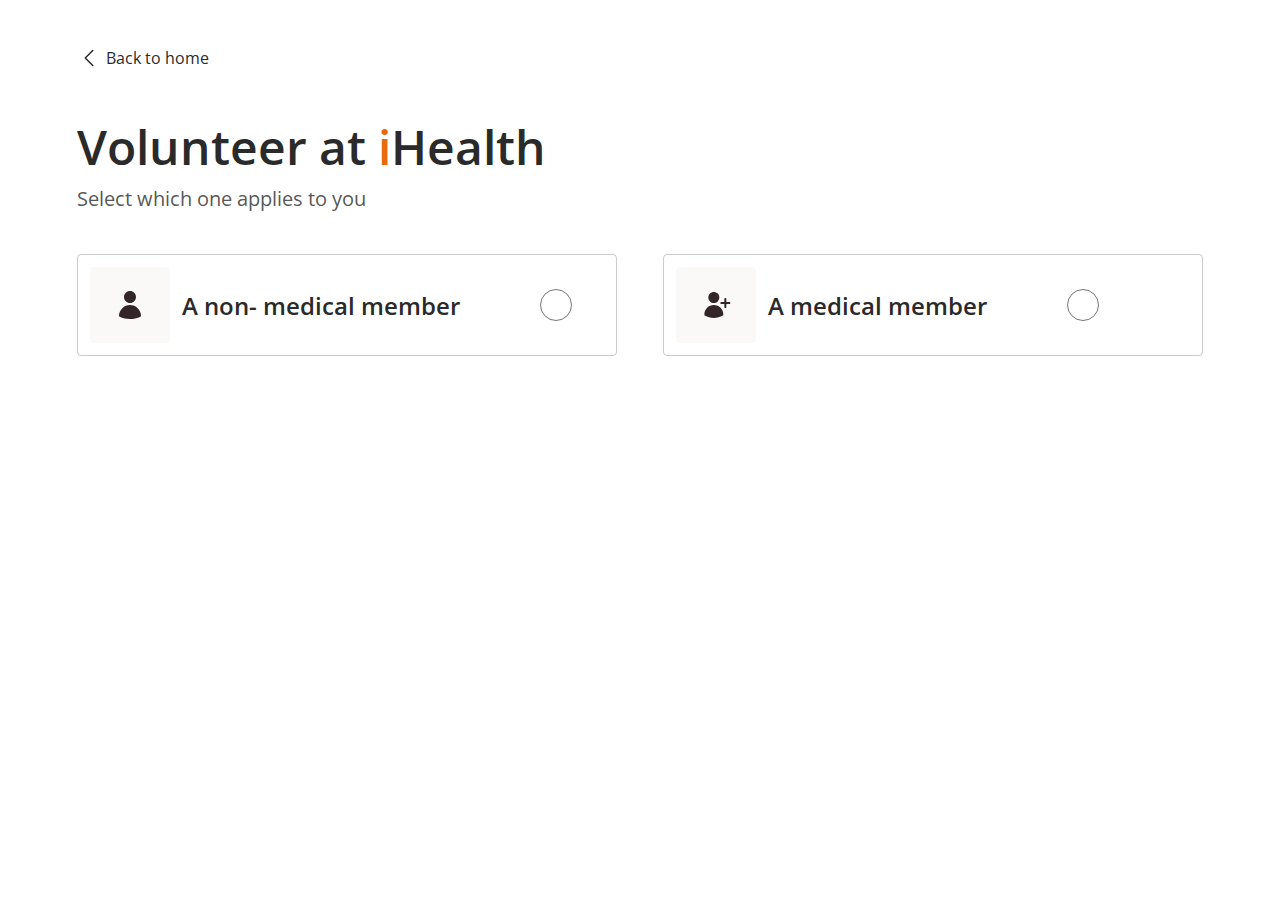
<file: volunteer.html>
<!DOCTYPE html>
<html lang="en">
<head>
    <meta charset="UTF-8">
    <meta name="viewport" content="width=device-width, initial-scale=1.0">
    <link rel="preconnect" href="https://fonts.googleapis.com">
    <link rel="preconnect" href="https://fonts.gstatic.com" crossorigin>
    <link href="https://fonts.googleapis.com/css2?family=Open+Sans:ital,wght@0,300;0,400;0,500;0,600;0,700;0,800;1,300;1,400;1,500;1,600;1,700;1,800&display=swap" rel="stylesheet">
    <link rel="stylesheet" href="./style/style.css">
    <title>Volunteer</title>
</head>
<body>
    <section class="body-vh volunteer"> 
        <div class="max_width">
            <div class="getstarted-section">
                <a href="index.html" class="getinvolved-section-link">
                    <div class="getinvolved-section-link-backtohome">
                        <img src="./assets/back.svg">
                        <span class="getinvolved-section-link-backto-home-link">Back to home</span>
                    </div>
                </a>
                <p class="getstarted-section-text">Volunteer at <span>i</span>Health </p>
                <p class="getstarted-section-subtext">Select which one applies to you</p>
                <form class="getstarted-section-form">
                    <div class="volunteer-section-form-box">
                        <div class="volunteer-section-form-box-img">
                            <img src="./assets/user.svg">
                        </div>
                        <span class="volunteer-section-form-box-text">A non- medical member</span>
                        <input type="radio">
                    </div>
                    <div class="volunteer-section-form-box">
                        <div class="volunteer-section-form-box-img">
                            <img src="./assets/userplus.svg">
                        </div>
                        <span class="volunteer-section-form-box-text">A medical member</span>
                        <input type="radio">
                    </div>
                </form>
            </div>
        </div>
    </section> 
    <script src="./script/script.js"></script>
</body>
</html>
</file>
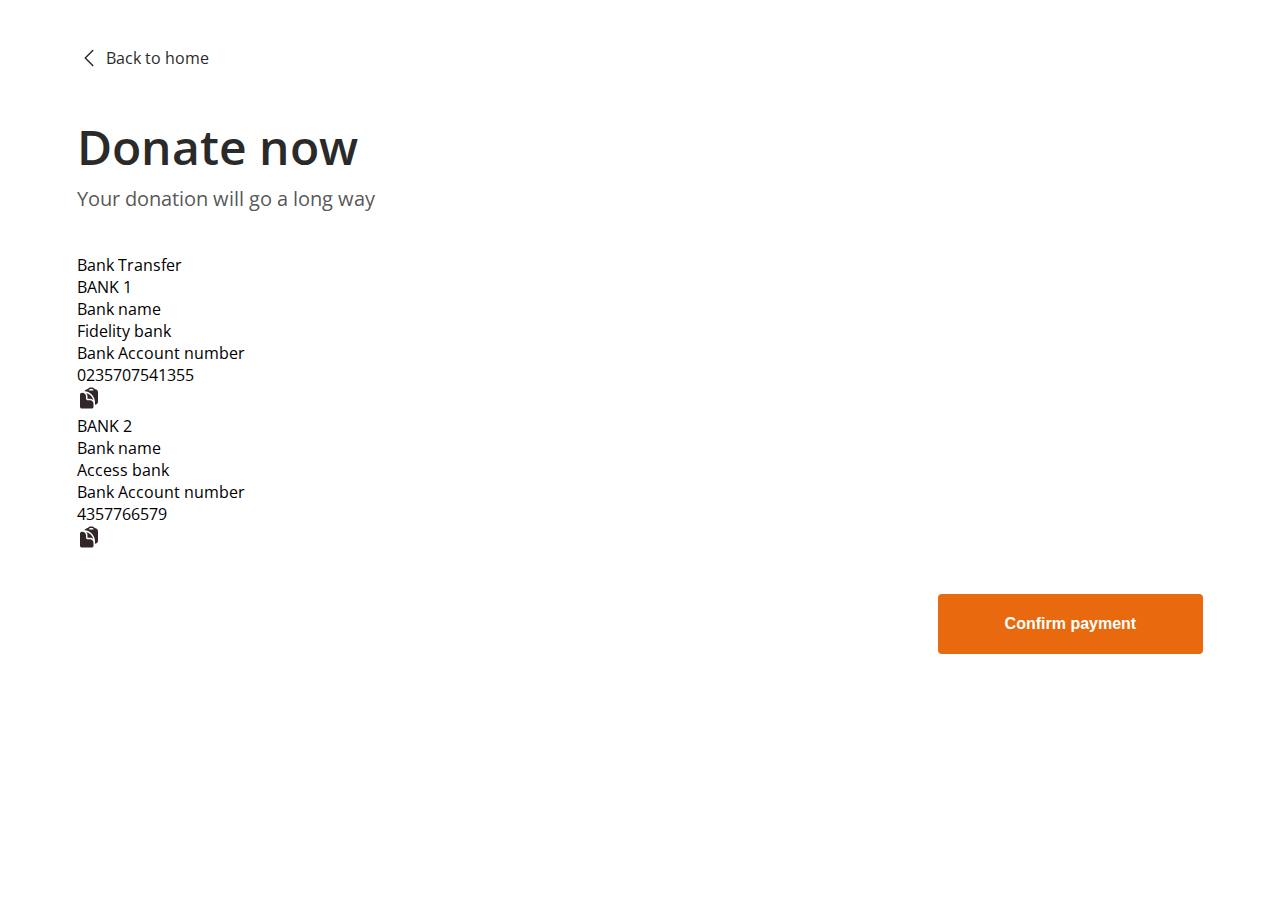
<file: GISTPROJECT/donate.html>
<!DOCTYPE html>
<html lang="en">
<head>
    <meta charset="UTF-8">
    <meta name="viewport" content="width=device-width, initial-scale=1.0">
    <link rel="preconnect" href="https://fonts.googleapis.com">
    <link rel="preconnect" href="https://fonts.gstatic.com" crossorigin>
    <link href="https://fonts.googleapis.com/css2?family=Open+Sans:ital,wght@0,300;0,400;0,500;0,600;0,700;0,800;1,300;1,400;1,500;1,600;1,700;1,800&display=swap" rel="stylesheet">
    <link rel="stylesheet" href="./style/style.css">
    <title>Donate</title>
</head>
<body>
    <section class="body-vh"> 
        <div class="max_width">
            <div class="getstarted-section">
                <a href="index.html" class="getinvolved-section-link">
                    <div class="getinvolved-section-link-backtohome">
                        <img src="./assets/back.svg">
                        <span class="getinvolved-section-link-backto-home-link">Back to home</span>
                    </div>
                </a>
                <p class="getstarted-section-text">Donate now</p>
                <p class="getstarted-section-subtext">Your donation will go a long way</p>
                <P>Bank Transfer</P>
                <div>
                    <div>
                        <p>BANK 1</p>
                        <p>Bank name</p>
                        <p>Fidelity bank</p>
                        <p>Bank Account number</p>
                        <div>
                            <p>0235707541355</p>
                            <img src="./assets/copy.svg" alt="copy">
                        </div>
                    </div>
                    <div>
                        <p>BANK 2</p>
                        <p>Bank name</p>
                        <p>Access bank</p>
                        <p>Bank Account number</p>
                        <div>
                            <p>4357766579</p>
                            <img src="./assets/copy.svg" alt="copy">
                        </div>
                    </div>
                </div>
                <div class="getstarted-section-button">
                    <button>Confirm payment </button>
                </div>
            </div>
        </div>
    </section> 
</body>
</html>
</file>
<file: style/style.css>
:root {
    --primary: rgba(232, 105, 14, 1);
    --fontfamily: 'Open Sans', sans-serif;
}

body {
    margin: 0;
    padding: 0;
    font-family: var(--fontfamily);
    box-sizing: border-box;
}

* {
    margin: 0;
    padding: 0; 
    box-sizing: border-box;
}

.max_width {
    width: 100%;
    max-width: 88%;
    margin: 0px auto;
}

a {
    color: rgba(42, 42, 42, 0.80);
    text-decoration: none;
}

.active {
    color: rgba(42, 42, 42, 1);
    border-bottom: 2px solid rgba(42, 42, 42, 1);
}

/* Header section start here */
.header {
    width: 100%;
    background-color: #FFF;
    box-shadow: 0px 4px 12px 0px rgba(240, 239, 244, 0.32);
    position: fixed;
    top: 0px;
    z-index: 100;
}
.header-section {
    padding: 26px 0px;
    display: flex;
    justify-content: space-between;
    align-items: center;
}

.header-section-flexitemone {
    display: flex;
}

.header-section-flexitemone-logo {
    margin-right: 24px;
}

.header-section-flexitemone-logo p {
    color: #2A2A2A;
    font-size: 24px;
    font-style: normal;
    font-weight: 600;
    line-height: normal;
}

.header-section-flexitemone span {
    color: #E8690E;
}

.header-section-flexitemone-navsection {
    display: flex;
    align-items: center;
    justify-content: center;
}

.header-section-flexitemtwo-navsection-navbar ul{
    display: flex;
    align-items: center;
    list-style: none;
}

.header-section-flexitemtwo-navsection-navbar a {
    margin-left: 40px;
    text-decoration: none;
    font-family: Open Sans;
    font-size: 16px;
    font-style: normal;
    font-weight: 400;
    line-height: normal;
}

.header-section-flexitemtwo-navsection-navbar a:hover {
    color: rgba(42, 42, 42, 1);
    border-bottom: 2px solid rgba(42, 42, 42, 1);
}

.header-section-flexitemtwo {
    display: flex;

}

.header-section-flexitemtwo a {
    width: 162px;
    padding: 8px 0px;
    display: flex;
    justify-content: center;
    align-items: center;
    font-size: 16px;
    font-weight: 600;
    line-height: normal;
    border-radius: 4px;
}

.header-section-flexitemtwo-linkone {
    color: #332629;
    border: 1px solid rgba(51, 38, 41, 0.48);
}

.header-section-flexitemtwo-linktwo {
    margin-left: 24px;
    color: #FFF;
    background-color: #E8690E;
}

/* herosection start here */
.herosection {
    margin-top: 100px;
    position: relative;
}

.herosection-design{
    width: 600px;
    height: 572px;
    background-color: #FFF;
    display: flex;
    flex-direction: column;
    justify-content: center;
    border-top-left-radius: 16px;
    border-bottom-left-radius: 16px;
   
    box-shadow: 0px 4px 12px 0px rgba(42, 42, 42, 0.08);
    position: absolute;
    top: 100px;
    left: 60px;
}

.herosection-design-inner {
    width: 567px;
    padding: 32px 0px 32px 32px;
}

.herosection-design-first {
    margin-bottom: 16px;
    color: #2A2A2A;
    font-size: 49px;
    font-weight: 600;
    line-height: normal;
}

.herosection-design-second {
    margin-bottom: 40px;
    color: rgba(42, 42, 42, 0.80);
    font-size: 16px;
    font-weight: 400;
    line-height: 30px; /* 150% */
}

.herosection-design-links {
    margin-bottom: 16px;
    display: flex;
    align-items: center;
}

.herosection-design-links a {
    font-size: 16px;
    font-weight: 600;
    line-height: normal;
}

.herosection-design-links-one {
    background-color: #E8690E;
    width: 208px;
    margin-right: 20px;
    color: #FFF;
    display: flex;
    padding: 8px 0px;
    justify-content: center;
    align-items: center;
    border-radius: 4px;
}

.herosection-design-links-two {
    color: #332629;
}

.herosection-design-content {
    display: flex;
}

.herosection-design-content-flexitem {
    margin-right: 24px;
}

.herosection-design-content-flexitemborder {
    padding-right: 24px;
    border-right: 1px solid rgba(42, 42, 42, 0.40);
    color: #2A2A2A;
}

.herosection-design-content-flexitem-textone {
    font-size: 28px;
    font-weight: 600;
    line-height: normal;
}

.herosection-design-content-flexitem-texttwo {
    font-family: Open Sans;
    font-size: 16px;
    font-style: normal;
    font-weight: 400;
    line-height: normal;
}

.herosection-section {
    display: flex;
    justify-content: space-between;
}

.herosection-section-flexitemone {
    width: 239px;
    height: 239px;
    margin-top: 60px;
    background-color: #F0EFF4;
    border-radius: 4px;
}

.herosection-section-flexitemtwo {
    width: 544px;
    height: 672px;
    background-image: url(../assets/Union.png);
    background-position: center;
    background-size: cover;
    background-repeat: no-repeat;
}

/* Brands section start here */

.brands {
    padding: 128px 0px;
}

.brands-section p {
    margin-bottom: 24px;
    color: #2A2A2A;
    text-align: center;
    font-size: 20px;
    font-weight: 600;
    line-height: normal;
}

.brand-section-flex {
    padding: 12px 0px;
    border-radius: 8px;
    border: 1px solid rgba(42, 42, 42, 0.08);
    display: flex;
    justify-content: space-between;
}

.brand-section-flex-item {
    width: 16%;
    height: 106px;
    background-position: center;
    background-size: cover;
    background-repeat: no-repeat;
}

.brand-section-flex-itemone {
    background-image: url(../assets/Rectangle\ 23.png);
}

.brand-section-flex-itemtwo {
    background-image: url(../assets/Rectangle\ 24.png);
}

.brand-section-flex-itemthree {
    background-image: url(../assets/Rectangle\ 25.png);
}

.brand-section-flex-itemfour {
    background-image: url(../assets/Rectangle\ 26.png);
}

.brand-section-flex-itemfive {
    background-image: url(../assets/Rectangle\ 27.png);
}

.brand-section-flex-itemsix {
    background-image: url(../assets/Rectangle\ 28.png);
}

/* ends here */
/* about us start here */

.aboutus {
    margin-bottom: 128px;
    padding: 46px 0px;
}

.aboutus-section {
    display: flex;
    justify-content: space-between;
}

.aboutus-section-flexone {
    width: 57%;
}

.aboutus-section-flexone-one-text {
    color: #2A2A2A;
    font-size: 18px;
    font-weight: 400;
    line-height: normal;
}

.aboutus-section-flexone-one-about {
    margin: 2px 0px 24px 0px;
    color: #2A2A2A;
    font-size: 36px;
    font-weight: 600;
    line-height: normal;
}

.aboutus-section-flexone-details {
    color: rgba(42, 42, 42, 0.80);
    font-size: 17px;
    font-weight: 400;
    line-height: 30px; 
}

.aboutus-section-flexone-two {
    margin-top: 40px;
    display: flex;
    justify-content: space-between;
}
.aboutus-section-flexone-two-flex {
    width: 47%;
}

.aboutus-section-flexone-two-text {
    color: #2A2A2A;
    font-size: 20px;
    font-weight: 600;
    line-height: normal;
}

.aboutus-section-flextwo {
    width: 40%;
    height: 489px;
    background-image: url(../assets/Rectangle\ 9.png);
    background-position: center;
    background-size: cover;
    background-repeat: no-repeat;
    border-radius: 8px;
}
/* ends here */
/* whatwedo start here */
.whatwedo {
    background-color: rgba(240, 239, 244, 0.56);
    padding: 32px 0px;
}

.whatwedo-section-center {
    text-align: center;
}

.whatwedo-section-center-text {
    margin: 2px 0px 20px 0px;
    color: #2A2A2A;
    font-size: 36px;
    font-weight: 600;
    line-height: normal;
}

.whatwedo-section-center-link {
    background-color: #E8690E;
    width: 208px;
    margin: 0px auto;
    padding: 8px 0px;
    display: flex;
    justify-content: center;
    align-items: center;
    border-radius: 4px;
}

.whatwedo-section-center-link a {
    color: #FFF;
    font-size: 16px;
    font-weight: 600;
    line-height: normal;
}

.whatwedo-section-details {
    margin-top: 40px;
    display: flex;
    justify-content: space-between;
}

.whatwedo-section-details-flexone {
    width: 31%;
}

.whatwedo-section-details-flexone-bg {
    height: 346px;
    background-position: center;
    background-size: cover;
    background-repeat: no-repeat;
    border-radius: 4px;
}

.whatwedo-section-details-flexone-bgone {
    background-image: url(../assets/Rectangle\ 10.png);
}

.whatwedo-section-details-flexone-bgtwo {
    background-image: url(../assets/Rectangle\ 10\ \(1\).png);
}

.whatwedo-section-details-flexone-bgthree {
    background-image: url(../assets/Rectangle\ 10\ \(2\).png);
}

.whatwedo-section-details-flexone-text {
    margin: 24px 0px 12px 0px;
    color: #2A2A2A;
    font-size: 22px;
    font-weight: 600;
    line-height: normal;
}

/* ends here */

/* get involved start here */
.getinvolved {
    padding: 128px 0px 64px 0px;
}

.getinvolved-section {
    display: flex;
    justify-content: space-between;
}

.getinvolved-section-flexitemone {
    width: 38.5%;
}

.getinvolved-section-flexitemone-bg {
    height: 442px;
    background-image: url(../assets/Rectangle\ 10\ \(3\).png);
    background-position: center;
    background-size: cover;
    background-repeat: no-repeat;
    margin-top: 40px;
    border-radius: 4px;
}

.getinvolved-section-flexitemtwo {
    width: 57%;
    display: flex;
    justify-content: space-between;
    flex-wrap: wrap;
}

.getinvolved-section-flexitemtwo-flexitem {
    width: 46%;
    margin-bottom: 64px;
}

.getinvolved-section-flexitemtwo-flexitem-svg {
    width: 80px;
    height: 76px;
    background-color: rgba(205, 177, 157, 0.08);
    margin-bottom: 24px;
    border-radius: 4px;
    display: flex;
    justify-content: center;
    align-items: center;
}

.getinvolved-section-flexitemtwo-flexitem-link {
    margin-top: 24px;
}

.getinvolved-section-flexitemtwo-flexitem-link a{
    color: #332629;
    font-size: 18px;
    font-weight: 600;
    line-height: normal;
}

/* ends here */
/* Testimony start here */
.testimony {
    background-color: rgba(240, 239, 244, 0.56);
    padding: 33px 0px;
    display: flex;
    flex-direction: column;
    justify-content: center;
    align-items: center;
}

.testimony-section {
    display: flex;
    flex-direction: column;
    justify-content: center;
    align-items: center;
}

.testimony-section-textone {
    margin-bottom: 7px;
    color: #2A2A2A;
    text-align: center;
    font-size: 18px;
    font-weight: 400;
    line-height: normal;
}

.testimony-section-texttwo {
    margin-bottom: 40px;
    color: #2A2A2A;
    text-align: center;
    font-size: 33px;
    font-weight: 600;
    line-height: normal;
}

.testimony-section-flex {
    display: flex;
    justify-content: center;
    align-items: center;
}

.testimony-section-flex-arrow {
    width: 70px;
    height: 70px;
    background-color: #332629;
    padding: 20px;
    border-radius: 100%;
    display: flex;
    justify-content: center;
    align-items: center;
}

.testimony-section-flex-testimony {
    width: 757px;
    overflow-x: scroll;
    overflow-y: hidden;
    display: flex;
    align-items: center;
    justify-content: start;   
}

.testimony-section-flex-testimony::-webkit-scrollbar {
    display: none;
}

.testimony-section-flex-testimony-box {
    min-width:  720px !important;
    margin: 0px 20px;
    flex-grow: none;
    flex-shrink: none;
}

.testimony-section-flex-testimony-comment {
    color: rgba(42, 42, 42, 0.80);
    text-align: center;
    font-size: 20px;
    font-weight: 400;
    line-height: 30px;
    
}

.testimony-section-userdetails {
    margin-top: 24px;
    display: flex;
    justify-content: center;
}

.testimony-section-userdetails-profiledetails {
    margin-left: 16px;
}

.testimony-section-userdetails-profiledetails-name {
    color: #2A2A2A;
    font-size: 24px;
    font-weight: 600;
    line-height: normal;
}

.testimony-section-userdetails-profiledetails-location {
    margin-top: 6px;
    color: #2A2A2A;
    font-size: 20px;
    font-weight: 400;
    line-height: normal;
}

/* ends here */

/* donate starts here */
.donate {
    padding: 128px 0px;
}

.donate-section-flex {
    display: flex;
    justify-content: space-between;
    flex-wrap: wrap;
}

.donate-section-flex-item {
    width: 48%;
    margin-bottom: 40px;
}

.donate-section-flex-item-bg {
    height: 312px;
    background-position: center;
    background-size: cover;
    background-repeat: no-repeat;
}

.donate-section-flex-item-bgone {
    background-image: url(../assets/Rectangle\ 10\ \(4\).png);
}

.donate-section-flex-item-bgtwo {
    background-image: url(../assets/Rectangle\ 10\ \(5\).png);
}

.donate-section-flex-item-bgthree {
    background-image: url(../assets/Rectangle\ 10\ \(6\).png);
}

.donate-section-flex-item-bgfour {
    background-image: url(../assets/Rectangle\ 10\ \(7\).png);
}

.donate-section-flex-item-patient {
    color: #2A2A2A;
    font-size: 24px;
    font-weight: 600;
    line-height: normal;
}

.donate-section-flex-item-patientdetail {
    margin: 12px 0px 24px 0px;
    color: rgba(42, 42, 42, 0.80);
    font-size: 18px;
    font-weight: 400;
    line-height: 30px;
}

.donate-section-flex-item-donate {
    margin-bottom: 16px;
    color: rgba(42, 42, 42, 0.80);
    font-size: 20px;
    font-weight: 600;
    line-height: normal;
}

.donate-section-flex-item-range {
    margin-bottom: 16px;
}

.donate-section-flex-item-range input {
    width: 87%;
    height: 12px;
    border-radius: 16px;
    border: none;
    outline: none;
}

.donate-section-flex-item-range input[type="range"] {
    -webkit-appearance: none;
    background: rgba(217, 217, 217, 0.40);
    cursor: pointer;
    background-image: linear-gradient(#31572C, #31572C);
    background-size: 50% 100%;
    background-repeat: no-repeat;
}

.donate-section-flex-item-amount {
    margin-bottom: 23px;
    color: #2A2A2A;
    font-size: 20px;
    font-weight: 600;
    line-height: normal;
}

.donate-section-flex-item-link {
    width: 162px;
    height: 48px;
    padding: 8px;
    display: flex;
    justify-content: center;
    align-items: center;
    border-radius: 4px;
    border: 1px solid rgba(51, 38, 41, 0.48);
}

.donate-section-flex-item-link a {
    color: #332629;
    font-size: 16px;
    font-weight: 600;
    line-height: normal;
}

.donate-section-sectiontwo {
    margin-top: 40px;
}

.donate-section-sectiontwo-text {
    margin-bottom: 40px;
    color: #2A2A2A;
    font-size: 20px;
    font-weight: 600;
    line-height: normal;
}

.donate-section-sectiontwo-flex  {
    display: flex;
    justify-content: space-between;
    flex-wrap: nowrap;
}

.donate-section-sectiontwo-flex-item {
    width: 30%;
}

.donate-section-sectiontwo-flex-item-text {
    margin-bottom: 12px;
    color: #2A2A2A;
    font-size: 24px;
    font-weight: 600;
    line-height: normal;
}

.donate-section-sectiontwo-flex-item-details {
    margin-bottom: 24px;
    color: rgba(42, 42, 42, 0.80);
    font-size: 18px;
    font-weight: 400;
    line-height: 30px;
}

.donate-section-sectiontwo-flex-item-link a {
    color: #2A2A2A;
    font-size: 20px;
    font-weight: 600;
    line-height: normal;
}

.donate-section-sectiontwo-flex-item-socials {
    display: flex;
}

.donate-section-sectiontwo-flex-item-social-icons {
    width: 48px;
    height: 48px;
    background: rgba(205, 177, 157, 0.08);
    margin-right: 16px;
    padding: 12px;
    border-radius: 4px;
    display: flex;
    justify-content: center;
    align-items: center;
}
/* ends here */

/* Newsleeter starts here */
.newsletter {
    background-color: rgba(240, 239, 244, 0.56);
    padding: 24px 0px;
}

.newsletter-section {
    display: flex;
    flex-direction: column;
    justify-content: center;
    align-items: center;
}

.newsletter-section-heading {
    margin-bottom: 6px;
    color: #2A2A2A;
    font-size: 18px;
    font-weight: 400;
    line-height: normal;
}

.newsletter-section-text {
    color: #2A2A2A;
    font-size: 34px;
    font-style: normal;
    font-weight: 600;
    line-height: normal;
}

.newsletter-section-form {
    background: rgba(217, 217, 217, 0.00);
    width: 520px;
    margin-top: 40px;
    padding: 13px 8px 13px 16px;
    border-radius: 8px;
    border: 1px solid rgba(42, 42, 42, 0.24);
    display: flex;
    justify-content: space-between;
}

.newsletter-section-form input {
    background-color: transparent;
    color: rgba(42, 42, 42, 0.80);
    font-size: 16px;
    font-weight: 400;
    line-height: normal;
    border: none;
    outline: none;
}

.newsletter-section-form button {
    /* align-self: flex-end; */
    background-color: #E8690E;
    padding: 13px 48px;
    border-radius: 4px;
    border: none;
    outline: none;
    color: #FFF;
    font-size: 16px;
    font-weight: 600;
    line-height: normal;
}

.subscribed-pop-up {
    background-color: #E8690E;
    padding: 10px 15px;
    color: white;
    font-size: 20px;
    font-weight: 800;
    border-radius: 6px;
    position: fixed;
    top: 100px;
    display: none;
}
/* ends here */
/* together starts here */

.together {
    padding: 128px 0px 80px 0px;
}

.together-section {
    border-radius: 16px;
    box-shadow: 0px 4px 12px 0px rgba(42, 42, 42, 0.08);
}

.together-section-flex {
    display: flex;
    justify-content: space-between;
    align-items: center;
}

.together-section-flex-itemone {
    width: 50%;
    padding-left: 32px;
}

.together-section-flex-itemone-text {
    color: #2A2A2A;
    font-size: 48px;
    font-weight: 600;
    line-height: normal;
}

.together-section-flex-itemone-links {
    margin-top: 40px;
    display: flex;
    align-items: center;
}

.together-section-flex-itemone-links a {
    font-size: 16px;
    font-weight: 600;
    line-height: normal;
}

.together-section-flex-itemone-links-one a {
    width: 208px;
    height: 48px;
    background: #E8690E;
    margin-right: 24px;
    padding: 8px;
    display: flex;  
    justify-content: center;
    align-items: center;
    color: #fff;
    border-radius: 4px
}

.together-section-flex-itemtwo {
    width: 40%;
    height: 575px;
    background-image: url(../assets/Rectangle\ 4.png);
    background-position: center;
    background-size: cover;
    background-repeat: no-repeat;
}

/* ends here */

/* footer section ends here */
footer {
    background-color: #332629;
    padding: 32px 0px;
    color: #FFF;
} 

.footer a {
    color: #FFF;
}

.footer-section-flex {
    display: flex;
    justify-content: space-between;
}

.footer-section-flex-one-logo a {
    font-size: 24px;
    font-weight: 600;
    line-height: normal;
}

.footer-section-flex-contact {
    padding: 25px 0px 7px 0px;
}

.footer-section-flex-one-contact {
    margin-bottom: 18px;
    display: flex;
    align-items: center;
}

.footer-section-flex-one-contact a {
    margin-left: 6px;
    font-size: 16px;
    font-weight: 400;
    line-height: normal;
}

.footer-section-flex-two a {
    margin-right: 36px;
    font-size: 16px;
    font-weight: 400;
    line-height: normal;
}

.footer-section-flex-three-text {
    margin-bottom: 24px;
    font-size: 24px;
    font-weight: 600;
    line-height: normal;
}

.footer-section-flex-three-form input {
    width: 390px;
    background-color: transparent;
    padding: 15px 0px 15px 16px;
    font-size: 16px;
    font-weight: 400;
    color: #fff;
    line-height: normal;
    border-radius: 4px;
    border: 1px solid rgba(255, 255, 255, 0.24);
    outline: none;
}

.footer-section-flex-three-form input[type=email] {
    color: #FFF;
}

.footer-section-flex-three-form textarea {
    width: 390px;
    height: 133px;
    background-color: transparent;
    margin: 15px 0px 24px 0px;
    padding: 21px 0px 0px 16px;
    color: #FFF;
    font-size: 16px;
    font-weight: 400;
    line-height: normal;
    border-radius: 8px;
    border: 1px solid rgba(255, 255, 255, 0.24);
    outline: none;
}

.footer-section-flex-three-form button {
    width: 390px;
    background-color: #FFF;
    padding: 18px 0px;
    color: #2A2A2A;
    font-size: 16px;
    font-weight: 600;
    line-height: normal;
    border: none;
    outline: none;
    border-radius: 4px;
}

.footer-section-copywrite {
    margin-top: 39px;
    color: #FFF;
    text-align: center;
    font-size: 16px;
    font-weight: 400;
    line-height: normal;
    letter-spacing: 0.346px;
}

/* Get started start here */
.body-vh {
    height: 100vh;
}

.getstarted-section {
    padding-top: 46px;
}

.getinvolved-section-link-backtohome {
    margin-bottom: 44px;
    display: flex;
    align-items: center;
}

.getinvolved-section-link-backto-home-link {
    margin-left: 5px;
    color: #2A2A2A;
    font-size: 16px;
    font-weight: 400;
    line-height: normal;
}

.getstarted-section-text {
    color: #2A2A2A;
    font-size: 48px;
    font-weight: 600;
    line-height: normal;
}

.getstarted-section-subtext {
    margin: 5px 0px 40px 0px;
    color: rgba(42, 42, 42, 0.80);
    font-size: 20px;
    font-weight: 400;
    line-height: 30px; /* 150% */
}

.getstarted-section-form {
    display: flex;
    justify-content: space-between;
    flex-wrap: wrap;
}

.getstarted-section-form-box {
    width: 48%;
    margin-bottom: 24px;
}

.getstarted-section-form-box label {
    color: #2A2A2A;
    font-size: 16px;
    font-weight: 400;
    line-height: normal;
}

.getstarted-section-form-box input {
    width: 100%;
    height: 64px;
    margin-top: 12px;
    padding: 21px 0px 21px 16px;
    color: rgba(42, 42, 42, 0.80);
    font-size: 16px;
    font-weight: 400;
    line-height: normal;
    border-radius: 8px;
    border: 1px solid rgba(42, 42, 42, 0.24);
    outline: none;
}

.getstarted-section-form-box select {
    width: 100%;
    margin-top: 12px;
    padding: 21px 16px 21px 0px;
    color: rgba(42, 42, 42, 0.80);
    font-size: 16px;
    font-weight: 400;
    line-height: normal;
    border-radius: 8px;
    border: 1px solid rgba(42, 42, 42, 0.24);
    outline: none;
}

.getstarted-section-button {
    margin-top: 40px;
    display: flex;
    align-items: center;
    justify-content: flex-end;
}

.getstarted-section-button button {
    background-color: #E8690E; 
    padding: 21px 67px;   
    color: #FFF;
    font-size: 16px;
    font-weight: 600;
    line-height: normal;
    border-radius: 4px;
    border: none;
    outline: none;
}
/* getstarted ends here */

/* volunteer start here */

.volunteer-section-form-box {
    width: 48%;
    padding: 12px 25px 12px 12px;
    display: flex;
    align-items: center;
    border-radius: 4px;
    border: 1px solid rgba(42, 42, 42, 0.24);
}

.volunteer-section-form-box-img {
    width: 80px;
    height: 76px;
    background-color: rgba(205, 177, 157, 0.08);
    border-radius: 4px;
    display: flex;
    align-items: center;
    justify-content: center;
}

.volunteer-section-form-box-text {
    color: #2A2A2A;
    padding: 0px 80px 0px 12px;
    font-size: 24px;
    font-weight: 600;
    line-height: normal;
}

.volunteer-section-form-box input {
    width: 32px;
    height: 32px;
    border: 1px solid #959697;
}

.getstarted-section-text span {
    color: #E8690E;
}

/* volunteer ends here */
/* medical volunteer start here */

.getstarted-section-button-flex { 
    margin-right: 30px;
    display: flex;
    align-items: center;
    color: #2A2A2A;
    font-size: 16px;
    font-weight: 400;
    line-height: normal;
}

.getstarted-section-button-flex span {
    margin-left: 10px;
}

/* non medical volunteer start here */
.non-medical-section-form {
    flex-direction: column;
}

/* non medical volunteer ends here */

/* received page start here */

.received-section-cancel {
    margin-top: 40px;
    display: flex;
    justify-content: flex-end;
}

.received-section-successful {
    margin-top: 74px;
    text-align: center;
}

.received-section-successful-image {
    width: 247px;
    height: 201px;
    margin: 0px auto;
    background-image: url(../assets/successful.png);
    background-size: cover;
    background-position: center;
    background-repeat: no-repeat;
}

.received-section-successful-text {
    margin-top: 40px;
    color: #2A2A2A;
    font-size: 32px;
    font-weight: 600;
    line-height: normal;
}

.received-section-successful-subtext {
    margin: 10px 0px 70px 0px;
    color: rgba(42, 42, 42, 0.80);
    text-align: center;
    font-size: 18px;
    font-weight: 400;
    line-height: 27px; /* 150% */
}

.received-section-successful a {
    background-color: #E8690E;
    /* margin-top: 40px; */
    padding: 21px 67px;
    color: #FFF;
    font-size: 16px;
    font-weight: 600;
    line-height: normal;
    border-radius: 4px;
}

/* donate */
.donate-section-transfer {
    margin-bottom: 24px;
    color: #332629;
    font-size: 24px;
    font-weight: 600;
    line-height: 30px;
}

.donate-section-form-box-bank {
    color: rgba(42, 42, 42, 0.80);
    font-size: 20px;
    font-weight: 600;
    line-height: 30px;
}

.donate-section-form-box-text {
    color: #2A2A2A;
    font-size: 16px;
    font-weight: 400;
    line-height: normal;
}

.donate-section-form-box-textflex {
    display: flex;
    justify-content: space-between;
}

.donate-section-form-box-textflex span {
    width: 77px;
    padding: 8px 0px;
    display: flex;
    justify-content: center;
    align-items: center;
    border-radius: 4px;
    border: 1px solid rgba(42, 42, 42, 0.08);
}

.donate-section-form-box-input {
    width: 100%;
    height: 64px;   
    background: rgba(205, 177, 157, 0.16);
    margin-top: 12px;
    padding: 21px 16px;
    color: rgba(42, 42, 42, 0.80);
    font-size: 16px;
    font-weight: 400;
    line-height: normal;
    border-radius: 8px;
}

.donate-section-form-box-inputflex {
    display: flex;
    justify-content: space-between;
}

/* dashboard */
.dashboard {
    display: flex;
    overflow: hidden;
    height: 99vh;
}

.dashboard::-webkit-scrollbar{
    display: none;
}

.dashboard-flexone {
    width: 23%;
    height: 99.99vh;
    overflow-y: scroll;
    background-color: #020202;
}
.dashboard-flexone::-webkit-scrollbar{
    display: none;
}

.dashboard-flexone-logo {
    padding: 32px 40px;
    border: 1px solid rgba(255, 255, 255, 0.16);
}

.dashboard-flexone-logo a {
    color: #FFF;
    font-size: 24px;
    font-weight: 600;
    line-height: normal;
}

.dashboard-flexone-logo span {
    color: #E8690E;
}

.dashboard-flexone-details {
    padding-left: 32px;
}

.dashboard-flexone-details-title {
    padding: 48px 0px 16px 16px;
    color: rgba(255, 255, 255, 0.80);
    font-size: 16px;
    font-weight: 400;
    line-height: 30px;
}

.dashboard-flexone-details-flex {
    padding: 21px 16px;
    display: flex;
    flex-direction: row;
    align-items: center;
}

.dashboard-flexone-details-flexactive {
    background: #E8690E;
    border-radius: 8px 0px 0px 8px;
}

.dashboard-flexone-details-flexactive a{
    font-weight: 600!important;
}

.dashboard-flexone-details-flex a {
    color: #FFF;
    font-size: 18px;
    font-weight: 400;
    line-height: 30px;
}

.dashboard-flexone-details-flex img {
    padding-right: 16px;
}

.dashboard-flexone-plan {
    background: #0B0808;
    margin: 37px 34px 23px 30px;
    padding-top: 16px;
    border-radius: 8px;
    border: 1px solid rgba(255, 255, 255, 0.24);
}

.dashboard-flexone-plan-text {
    padding: 0px 0px 16px 16px;
    color: #FFF;
    font-size: 18px;
    font-weight: 600;
    line-height: 21px; 
}

.dashboard-flexone-plan-flex {
    padding-left: 16px;
    display: flex;
    align-items: center;
}

.dashboard-flexone-plan-flex a {
    margin-right: 5px;
    color: #FFF;
    font-size: 12px;
    font-weight: 400;
    line-height: 21px; 
}

.dashboard-flexone-plan-bg {
    
    height: 108.5px;
    background-image: url(../assets/Rectangle\ 29.png);
    background-position: bottom;
    background-size: contain;
    background-repeat: no-repeat;
}

.dashboard-flextwo {
    width: 77%;
}

.dashboard-flextwo-container {
    padding: 24px 32px;
    display: flex;
    justify-content: space-between;
    border-bottom: 1px solid rgba(42, 42, 42, 0.16);
}

.dashboard-flextwo-container-one {
    display: flex;
    align-items: center;
}

.dashboard-flextwo-container-one-text {
    color: rgba(42, 42, 42, 0.80);
    font-size: 24px;
    font-weight: 600;
    line-height: normal;
}

.dashboard-flextwo-container-one-text span {
    color: #2A2A2A;
}

.dashboard-flextwo-container-one-search {
    width: 331px;
    background: rgba(217, 217, 217, 0.16);
    padding: 12px 12px 12px 16px;
    margin-left: 24px;
    display: flex;
    align-items: center;
    justify-content: space-between;
    border-radius: 8px;
    border: 1px solid rgba(42, 42, 42, 0.08);
}

.dashboard-flextwo-container-one-search input {
    background-color: transparent;
    color: rgba(42, 42, 42, 0.80);
    font-size: 14px;
    font-weight: 400;
    line-height: 21px; /* 150% */
    border: none;
    outline: none;
}

.dashboard-flextwo-container-two {
    display: flex;
    align-items: center;
}

.dashboard-flextwo-container-two a {
    width: 173px;
    background-color: #E8690E;
    margin-left: 28px;
    padding: 13px 0px;
    color: #FFF;
    font-size: 16px;
    font-weight: 600;
    text-align: center;
    line-height: normal;
    border-radius: 8px;
}
.dashboard-flextwo-dashboard{
    display: flex;
    overflow-y: scroll;
    height: 80vh;
}

.dashboard-flextwo-box {
    width: 65%;
    /* border-right: 1px solid rgba(42, 42, 42, 0.16); */
}

.dashboard-flextwo-box::-webkit-scrollbar {
    display: none;
}

.dashboard-flextwo-dashboard-one {
    padding: 32px 32px 0px 32px;
}

.dashboard-flextwo-dashboard-oneborder {
    border-bottom: 1px solid rgba(51, 38, 41, 0.08);
}

.dashboard-flextwo-dashboard-one-padding {
    padding-bottom: 24px;
}

.dashboard-flextwo-dashboard-one-text {
    margin-bottom: 11px;
    color: #2A2A2A;
    font-size: 20px;
    font-weight: 600;
    line-height: 30px; 
}

.dashboard-flextwo-dashboard-one-empty {
    display: flex;
    flex-direction: column;
    align-items: center;
    justify-content: center;
}

.dashboard-flextwo-dashboard-one-empty-bg {
    width: 144px;
    height: 117px;
    background-position: center;
    background-size: cover;
    background-repeat: no-repeat;
}

.dashboard-flextwo-dashboard-one-empty-appointment {
    background-image: url(../assets/Rectangle\ 30.png);
}

.dashboard-flextwo-dashboard-one-empty-prescription {
    background-image: url(../assets/Rectangle\ 30a.png);
}

.dashboard-flextwo-dashboard-one-empty-text {
    margin-top: 24px;
    color: #2A2A2A;
    font-size: 16px;
    font-weight: 600;
    line-height: 24px; 
}

.dashboard-flextwo-dashboard-one-empty-textwo {
    color: rgba(42, 42, 42, 0.80);
    font-size: 14px;
    font-weight: 400;
    line-height: 24px; 
}

.dashboard-flextwo-dashboard-one-sectiontwo {
    padding: 24px 0px 32px 0px;
    display: flex;
    overflow-x: scroll;
}

.dashboard-flextwo-dashboard-one-sectiontwo::-webkit-scrollbar{
    display: none;
}

.dashboard-flextwo-dashboard-one-sectiontwo-container {
    width: 283px;
    margin-right: 16px;
    padding: 16px;
    border-radius: 8px;
    border: 1px solid rgba(51, 38, 41, 0.08);
}

.dashboard-flextwo-dashboard-one-sectiontwo-container:hover {
    border: 1px solid #020202;
}

.dashboard-flextwo-dashboard-one-sectiontwo-container-text {
    color: #2A2A2A;
    font-size: 16px;
    font-weight: 600;
    line-height: 24px; /* 150% */
}

.dashboard-flextwo-dashboard-one-sectiontwo-container-smalltext {
    max-width: 70%;
    margin-top: 8px;
    color: rgba(42, 42, 42, 0.80);
    font-size: 14px;
    font-weight: 400;
    line-height: 24px; /* 171.429% */
}

.dashboard-flextwo-dashboard-one-sectiontwo-container-button {
    width: 251px;
    margin-top: 44px;
    color: #020202;
    font-size: 16px;
    font-weight: 400;
    line-height: 30px; /* 187.5% */
    display: flex;
    padding: 8px;
    justify-content: center;
    align-items: center;
    border-radius: 4px;
    border: 1px solid #020202;
}

.dashboard-flextwo-dashboard-one-drugprescription {
    display: flex;
    justify-content: space-between;
    flex-wrap: wrap;
}

.dashboard-flextwo-dashboard-one-drugprescription::-webkit-scrollbar{
    display: none;
}

.dashboard-flextwo-dashboard-one-drugprescription-box {
    width: 48%;
    margin-bottom: 25px;
    border-radius: 4px;
}

.dashboard-flextwo-dashboard-one-drugprescription-boxa {
    background-color: rgba(90, 125, 124, 0.08);
}

.dashboard-flextwo-dashboard-one-drugprescription-boxb {
    background-color: rgba(109, 152, 186, 0.08);

}

.dashboard-flextwo-dashboard-one-drugprescription-boxc {
    background-color: rgba(120, 113, 170, 0.08);
}

.dashboard-flextwo-dashboard-one-drugprescription-boxd {
    background-color: rgba(193, 223, 31, 0.08);
}

.dashboard-flextwo-dashboard-one-drugprescription-box-first {
    padding: 0px 16px;
    display: flex;
    justify-content: space-between;
    border-bottom: 1px solid rgba(0, 0, 0, 0.16);
}

.dashboard-flextwo-dashboard-one-drugprescription-box-first p {
    color: rgba(42, 42, 42, 0.80);
    font-size: 14px;
    font-weight: 400;
    line-height: 30px; /* 214.286% */
}

.dashboard-flextwo-dashboard-one-drugprescription-box-container {
    margin: 12px 16px 12px 18px;
    border-bottom: 1px solid rgba(0, 0, 0, 0.16);
}

.dashboard-flextwo-dashboard-one-drugprescription-box-second {
    display: flex;
    justify-content: space-between; 
}

.dashboard-flextwo-dashboard-one-drugprescription-box-padding {
    padding-bottom: 8px;
}

.dashboard-flextwo-dashboard-one-drugprescription-box-second-drug {
    color: #2A2A2A;
    font-size: 16px;
    font-weight: 600;
    line-height: 30px; /* 187.5% */
}

.dashboard-flextwo-dashboard-one-drugprescription-box-second-dose {
    color: #2A2A2A;
    font-size: 14px;
    font-weight: 400;
    line-height: 30px; /* 214.286% */
}

.dashboard-flextwo-dashboard-one-drugprescription-box-note {
    padding: 12px 16px 6px 18px;
    border-bottom: 1px solid rgba(0, 0, 0, 0.16);
}

.dashboard-flextwo-dashboard-one-drugprescription-box-note-note {
    color: #2A2A2A;
    font-size: 14px;
    font-weight: 600;
    line-height: 18px; /* 128.571% */
}

.dashboard-flextwo-dashboard-one-drugprescription-box-note-use {
    color: rgba(42, 42, 42, 0.80);
    font-size: 14px;
    font-weight: 400;
    line-height: 30px; /* 214.286% */
}

.dashboard-flextwo-dashboard-one-drugprescription-box-doctorname p{
    padding: 0px 16px 0px 18px;
    color: rgba(42, 42, 42, 0.80);
    font-size: 14px;
    font-weight: 400;
    line-height: 30px; /* 214.286% */
}

.dashboard-flextwo-dashboard-two {
    width: 35%;
    /* padding: 32px; */
    /* background-color: pink; */
}

#calendar {
    font-size: 9px;
}

#calendar::-webkit-scrollbar {
    display: none;
}

.dashboard-flextwo-dashboard-two-container {
    margin-top: 41px;
}

.dashboard-flextwo-dashboard-one-empty-treatment {
    background-image: url(../assets/Rectangle\ 30\ \(1\).png);
}

.dashboard-flextwo-dashboard-two-container-box-box {
    margin-bottom: 16px;
    padding: 16px;
    border-radius: 8px;
    border: 1px solid rgba(42, 42, 42, 0.16);        
}

.dashboard-flextwo-dashboard-two-container-box-boxone {
    background-color: #020202;
    color: #FFF;
}

.dashboard-flextwo-dashboard-two-container-box-box-flex {
    display: flex;
    align-items: center;
    justify-content: space-between;
}

.dashboard-flextwo-dashboard-two-container-box-box-flex-name {
    margin-bottom: 8px;
    font-size: 16px;
    font-weight: 600;
    line-height: 30px;
}

.dashboard-flextwo-dashboard-two-container-box-box-time {
    font-size: 14px;
    font-weight: 400;
    line-height: 30px; /* 214.286% */
}

.dashboard-flextwo-dashboard-two-container-box-box-time span {
    padding: 0px 5px;
}

.dashboard-flextwo-dashboard-two-container-box-boxtwo {
    color: #2A2A2A;
}

.dashboard-flextwo-dashboard-two-border {
    padding: 32px;
    border-left: 1px solid rgba(42, 42, 42, 0.16);
}
</file>
<file: GISTPROJECT/style/style.css>
:root {
    --primary: rgba(232, 105, 14, 1);
    --fontfamily: 'Open Sans', sans-serif;
}

body {
    margin: 0;
    padding: 0;
    font-family: var(--fontfamily);
    box-sizing: border-box;
}

* {
    margin: 0;
    padding: 0; 
    box-sizing: border-box;
}

.max_width {
    width: 100%;
    max-width: 88%;
    margin: 0px auto;
}

a {
    color: rgba(42, 42, 42, 0.80);
    text-decoration: none;
}

.active {
    color: rgba(42, 42, 42, 1);
    border-bottom: 2px solid rgba(42, 42, 42, 1);
}

/* Header section start here */
.header {
    width: 100%;
    background-color: #FFF;
    box-shadow: 0px 4px 12px 0px rgba(240, 239, 244, 0.32);
    position: fixed;
    top: 0px;
    z-index: 100;
}
.header-section {
    padding: 26px 0px;
    display: flex;
    justify-content: space-between;
    align-items: center;
}

.header-section-flexitemone {
    display: flex;
}

.header-section-flexitemone-logo {
    margin-right: 24px;
}

.header-section-flexitemone-logo p {
    color: #2A2A2A;
    font-size: 24px;
    font-style: normal;
    font-weight: 600;
    line-height: normal;
}

.header-section-flexitemone span {
    color: #E8690E;
}

.header-section-flexitemone-navsection {
    display: flex;
    align-items: center;
    justify-content: center;
}

.header-section-flexitemtwo-navsection-navbar ul{
    display: flex;
    align-items: center;
    list-style: none;
}

.header-section-flexitemtwo-navsection-navbar a {
    margin-left: 40px;
    text-decoration: none;
    font-family: Open Sans;
    font-size: 16px;
    font-style: normal;
    font-weight: 400;
    line-height: normal;
}

.header-section-flexitemtwo-navsection-navbar a:hover {
    color: rgba(42, 42, 42, 1);
    border-bottom: 2px solid rgba(42, 42, 42, 1);
}

.header-section-flexitemtwo {
    display: flex;

}

.header-section-flexitemtwo a {
    width: 162px;
    padding: 8px 0px;
    display: flex;
    justify-content: center;
    align-items: center;
    font-size: 16px;
    font-weight: 600;
    line-height: normal;
    border-radius: 4px;
}

.header-section-flexitemtwo-linkone {
    color: #332629;
    border: 1px solid rgba(51, 38, 41, 0.48);
}

.header-section-flexitemtwo-linktwo {
    margin-left: 24px;
    color: #FFF;
    background-color: #E8690E;
}

/* herosection start here */
.herosection {
    margin-top: 100px;
    position: relative;
}

.herosection-design{
    width: 600px;
    height: 572px;
    background-color: #FFF;
    display: flex;
    flex-direction: column;
    justify-content: center;
    border-top-left-radius: 16px;
    border-bottom-left-radius: 16px;
    /* border-radius: 16px; */
    box-shadow: 0px 4px 12px 0px rgba(42, 42, 42, 0.08);
    position: absolute;
    top: 100px;
    left: 60px;
}

.herosection-design-inner {
    width: 567px;
    padding: 32px 0px 32px 32px;
}

.herosection-design-first {
    margin-bottom: 16px;
    color: #2A2A2A;
    font-size: 49px;
    font-weight: 600;
    line-height: normal;
}

.herosection-design-second {
    margin-bottom: 40px;
    color: rgba(42, 42, 42, 0.80);
    font-size: 16px;
    font-weight: 400;
    line-height: 30px; /* 150% */
}

.herosection-design-links {
    margin-bottom: 16px;
    display: flex;
    align-items: center;
}

.herosection-design-links a {
    font-size: 16px;
    font-weight: 600;
    line-height: normal;
}

.herosection-design-links-one {
    background-color: #E8690E;
    width: 208px;
    margin-right: 20px;
    color: #FFF;
    display: flex;
    padding: 8px 0px;
    justify-content: center;
    align-items: center;
    border-radius: 4px;
}

.herosection-design-links-two {
    color: #332629;
}

.herosection-design-content {
    display: flex;
}

.herosection-design-content-flexitem {
    margin-right: 24px;
}

.herosection-design-content-flexitemborder {
    padding-right: 24px;
    border-right: 1px solid rgba(42, 42, 42, 0.40);
    color: #2A2A2A;
}

.herosection-design-content-flexitem-textone {
    font-size: 28px;
    font-weight: 600;
    line-height: normal;
}

.herosection-design-content-flexitem-texttwo {
    font-family: Open Sans;
    font-size: 16px;
    font-style: normal;
    font-weight: 400;
    line-height: normal;
}

.herosection-section {
    display: flex;
    justify-content: space-between;
}

.herosection-section-flexitemone {
    width: 239px;
    height: 239px;
    margin-top: 60px;
    background-color: #F0EFF4;
    border-radius: 4px;
}

.herosection-section-flexitemtwo {
    width: 544px;
    height: 672px;
    background-image: url(../assets/Union.png);
    background-position: center;
    background-size: cover;
    background-repeat: no-repeat;
}

/* Brands section start here */

.brands {
    padding: 128px 0px;
}

.brands-section p {
    margin-bottom: 24px;
    color: #2A2A2A;
    text-align: center;
    font-size: 20px;
    font-weight: 600;
    line-height: normal;
}

.brand-section-flex {
    padding: 12px 0px;
    border-radius: 8px;
    border: 1px solid rgba(42, 42, 42, 0.08);
    display: flex;
    justify-content: space-between;
}

.brand-section-flex-item {
    width: 16%;
    height: 106px;
    background-position: center;
    background-size: cover;
    background-repeat: no-repeat;
}

.brand-section-flex-itemone {
    background-image: url(../assets/Rectangle\ 23.png);
}

.brand-section-flex-itemtwo {
    background-image: url(../assets/Rectangle\ 24.png);
}

.brand-section-flex-itemthree {
    background-image: url(../assets/Rectangle\ 25.png);
}

.brand-section-flex-itemfour {
    background-image: url(../assets/Rectangle\ 26.png);
}

.brand-section-flex-itemfive {
    background-image: url(../assets/Rectangle\ 27.png);
}

.brand-section-flex-itemsix {
    background-image: url(../assets/Rectangle\ 28.png);
}

/* ends here */
/* about us start here */

.aboutus {
    margin-bottom: 128px;
    padding: 46px 0px;
}

.aboutus-section {
    display: flex;
    justify-content: space-between;
}

.aboutus-section-flexone {
    width: 57%;
}

.aboutus-section-flexone-one-text {
    color: #2A2A2A;
    font-size: 18px;
    font-weight: 400;
    line-height: normal;
}

.aboutus-section-flexone-one-about {
    margin: 2px 0px 24px 0px;
    color: #2A2A2A;
    font-size: 36px;
    font-weight: 600;
    line-height: normal;
}

.aboutus-section-flexone-details {
    color: rgba(42, 42, 42, 0.80);
    font-size: 17px;
    font-weight: 400;
    line-height: 30px; 
}

.aboutus-section-flexone-two {
    margin-top: 40px;
    display: flex;
    justify-content: space-between;
}
.aboutus-section-flexone-two-flex {
    width: 47%;
}

.aboutus-section-flexone-two-text {
    color: #2A2A2A;
    font-size: 20px;
    font-weight: 600;
    line-height: normal;
}

.aboutus-section-flextwo {
    width: 40%;
    height: 489px;
    background-image: url(../assets/Rectangle\ 9.png);
    background-position: center;
    background-size: cover;
    background-repeat: no-repeat;
    border-radius: 8px;
}
/* ends here */
/* whatwedo start here */
.whatwedo {
    background-color: rgba(240, 239, 244, 0.56);
    padding: 32px 0px;
}

.whatwedo-section-center {
    text-align: center;
}

.whatwedo-section-center-text {
    margin: 2px 0px 20px 0px;
    color: #2A2A2A;
    font-size: 36px;
    font-weight: 600;
    line-height: normal;
}

.whatwedo-section-center-link {
    background-color: #E8690E;
    width: 208px;
    margin: 0px auto;
    padding: 8px 0px;
    display: flex;
    justify-content: center;
    align-items: center;
    border-radius: 4px;
}

.whatwedo-section-center-link a {
    color: #FFF;
    font-size: 16px;
    font-weight: 600;
    line-height: normal;
}

.whatwedo-section-details {
    margin-top: 40px;
    display: flex;
    justify-content: space-between;
}

.whatwedo-section-details-flexone {
    width: 31%;
}

.whatwedo-section-details-flexone-bg {
    height: 346px;
    background-position: center;
    background-size: cover;
    background-repeat: no-repeat;
    border-radius: 4px;
}

.whatwedo-section-details-flexone-bgone {
    background-image: url(../assets/Rectangle\ 10.png);
}

.whatwedo-section-details-flexone-bgtwo {
    background-image: url(../assets/Rectangle\ 10\ \(1\).png);
}

.whatwedo-section-details-flexone-bgthree {
    background-image: url(../assets/Rectangle\ 10\ \(2\).png);
}

.whatwedo-section-details-flexone-text {
    margin: 24px 0px 12px 0px;
    color: #2A2A2A;
    font-size: 22px;
    font-weight: 600;
    line-height: normal;
}

/* ends here */

/* get involved start here */
.getinvolved {
    padding: 128px 0px 64px 0px;
}

.getinvolved-section {
    display: flex;
    justify-content: space-between;
}

.getinvolved-section-flexitemone {
    width: 38.5%;
}

.getinvolved-section-flexitemone-bg {
    height: 442px;
    background-image: url(../assets/Rectangle\ 10\ \(3\).png);
    background-position: center;
    background-size: cover;
    background-repeat: no-repeat;
    margin-top: 40px;
    border-radius: 4px;
}

.getinvolved-section-flexitemtwo {
    width: 57%;
    display: flex;
    justify-content: space-between;
    flex-wrap: wrap;
}

.getinvolved-section-flexitemtwo-flexitem {
    width: 46%;
    margin-bottom: 64px;
}

.getinvolved-section-flexitemtwo-flexitem-svg {
    width: 80px;
    height: 76px;
    background-color: rgba(205, 177, 157, 0.08);
    margin-bottom: 24px;
    border-radius: 4px;
    display: flex;
    justify-content: center;
    align-items: center;
}

.getinvolved-section-flexitemtwo-flexitem-link {
    margin-top: 24px;
}

.getinvolved-section-flexitemtwo-flexitem-link a{
    color: #332629;
    font-size: 18px;
    font-weight: 600;
    line-height: normal;
}

/* ends here */
/* Testimony start here */
.testimony {
    background-color: rgba(240, 239, 244, 0.56);
    padding: 33px 0px;
    display: flex;
    flex-direction: column;
    justify-content: center;
    align-items: center;
}

.testimony-section {
    display: flex;
    flex-direction: column;
    justify-content: center;
    align-items: center;
}

.testimony-section-textone {
    margin-bottom: 7px;
    color: #2A2A2A;
    text-align: center;
    font-size: 18px;
    font-weight: 400;
    line-height: normal;
}

.testimony-section-texttwo {
    margin-bottom: 40px;
    color: #2A2A2A;
    text-align: center;
    font-size: 33px;
    font-weight: 600;
    line-height: normal;
}

.testimony-section-flex {
    display: flex;
    justify-content: center;
    align-items: center;
}

.testimony-section-flex-arrow {
    width: 70px;
    height: 70px;
    background-color: #332629;
    padding: 20px;
    border-radius: 100%;
    display: flex;
    justify-content: center;
    align-items: center;
}

.testimony-section-flex p {
    width: 757px;
    margin: 0px 50px;
    color: rgba(42, 42, 42, 0.80);
    text-align: center;
    font-size: 20px;
    font-weight: 400;
    line-height: 30px;
}

.testimony-section-userdetails {
    margin-top: 24px;
    display: flex;
}

.testimony-section-userdetails-profiledetails {
    margin-left: 16px;
}

.testimony-section-userdetails-profiledetails-name {
    color: #2A2A2A;
    font-size: 24px;
    font-weight: 600;
    line-height: normal;
}

.testimony-section-userdetails-profiledetails-location {
    margin-top: 6px;
    color: #2A2A2A;
    font-size: 20px;
    font-weight: 400;
    line-height: normal;
}

/* ends here */

/* donate starts here */
.donate {
    padding: 128px 0px;
}

.donate-section-flex {
    display: flex;
    justify-content: space-between;
    flex-wrap: wrap;
}

.donate-section-flex-item {
    width: 48%;
    margin-bottom: 40px;
}

.donate-section-flex-item-bg {
    height: 312px;
    background-position: center;
    background-size: cover;
    background-repeat: no-repeat;
}

.donate-section-flex-item-bgone {
    background-image: url(../assets/Rectangle\ 10\ \(4\).png);
}

.donate-section-flex-item-bgtwo {
    background-image: url(../assets/Rectangle\ 10\ \(5\).png);
}

.donate-section-flex-item-bgthree {
    background-image: url(../assets/Rectangle\ 10\ \(6\).png);
}

.donate-section-flex-item-bgfour {
    background-image: url(../assets/Rectangle\ 10\ \(7\).png);
}

.donate-section-flex-item-patient {
    color: #2A2A2A;
    font-size: 24px;
    font-weight: 600;
    line-height: normal;
}

.donate-section-flex-item-patientdetail {
    margin: 12px 0px 24px 0px;
    color: rgba(42, 42, 42, 0.80);
    font-size: 18px;
    font-weight: 400;
    line-height: 30px;
}

.donate-section-flex-item-donate {
    margin-bottom: 16px;
    color: rgba(42, 42, 42, 0.80);
    font-size: 20px;
    font-weight: 600;
    line-height: normal;
}

.donate-section-flex-item-range {
    margin-bottom: 16px;
}

.donate-section-flex-item-range input {
    width: 87%;
    height: 12px;
    border-radius: 16px;
    border: none;
    outline: none;
}

.donate-section-flex-item-range input[type="range"] {
    -webkit-appearance: none;
    background: rgba(217, 217, 217, 0.40);
    cursor: pointer;
    background-image: linear-gradient(#31572C, #31572C);
    background-size: 50% 100%;
    background-repeat: no-repeat;
}

.donate-section-flex-item-amount {
    margin-bottom: 23px;
    color: #2A2A2A;
    font-size: 20px;
    font-weight: 600;
    line-height: normal;
}

.donate-section-flex-item-link {
    width: 162px;
    height: 48px;
    padding: 8px;
    display: flex;
    justify-content: center;
    align-items: center;
    border-radius: 4px;
    border: 1px solid rgba(51, 38, 41, 0.48);
}

.donate-section-flex-item-link a {
    color: #332629;
    font-size: 16px;
    font-weight: 600;
    line-height: normal;
}

.donate-section-sectiontwo {
    margin-top: 40px;
}

.donate-section-sectiontwo-text {
    margin-bottom: 40px;
    color: #2A2A2A;
    font-size: 20px;
    font-weight: 600;
    line-height: normal;
}

.donate-section-sectiontwo-flex  {
    display: flex;
    justify-content: space-between;
    flex-wrap: nowrap;
}

.donate-section-sectiontwo-flex-item {
    width: 30%;
}

.donate-section-sectiontwo-flex-item-text {
    margin-bottom: 12px;
    color: #2A2A2A;
    font-size: 24px;
    font-weight: 600;
    line-height: normal;
}

.donate-section-sectiontwo-flex-item-details {
    margin-bottom: 24px;
    color: rgba(42, 42, 42, 0.80);
    font-size: 18px;
    font-weight: 400;
    line-height: 30px;
}

.donate-section-sectiontwo-flex-item-link a {
    color: #2A2A2A;
    font-size: 20px;
    font-weight: 600;
    line-height: normal;
}

.donate-section-sectiontwo-flex-item-socials {
    display: flex;
}

.donate-section-sectiontwo-flex-item-social-icons {
    width: 48px;
    height: 48px;
    background: rgba(205, 177, 157, 0.08);
    margin-right: 16px;
    padding: 12px;
    border-radius: 4px;
    display: flex;
    justify-content: center;
    align-items: center;
}
/* ends here */

/* Newsleeter starts here */
.newsletter {
    background-color: rgba(240, 239, 244, 0.56);
    padding: 24px 0px;
}

.newsletter-section {
    display: flex;
    flex-direction: column;
    justify-content: center;
    align-items: center;
}

.newsletter-section-heading {
    margin-bottom: 6px;
    color: #2A2A2A;
    font-size: 18px;
    font-weight: 400;
    line-height: normal;
}

.newsletter-section-text {
    color: #2A2A2A;
    font-size: 34px;
    font-style: normal;
    font-weight: 600;
    line-height: normal;
}

.newsletter-section-form {
    background: rgba(217, 217, 217, 0.00);
    width: 520px;
    margin-top: 40px;
    padding: 13px 8px 13px 16px;
    border-radius: 8px;
    border: 1px solid rgba(42, 42, 42, 0.24);
    display: flex;
    justify-content: space-between;
}

.newsletter-section-form input {
    background-color: transparent;
    color: rgba(42, 42, 42, 0.80);
    font-size: 16px;
    font-weight: 400;
    line-height: normal;
    border: none;
    outline: none;
}

.newsletter-section-form button {
    /* align-self: flex-end; */
    background-color: #E8690E;
    padding: 13px 48px;
    border-radius: 4px;
    border: none;
    outline: none;
    color: #FFF;
    font-size: 16px;
    font-weight: 600;
    line-height: normal;
}
/* ends here */
/* together starts here */

.together {
    padding: 128px 0px 80px 0px;
}

.together-section {
    border-radius: 16px;
    box-shadow: 0px 4px 12px 0px rgba(42, 42, 42, 0.08);
}

.together-section-flex {
    display: flex;
    justify-content: space-between;
    align-items: center;
}

.together-section-flex-itemone {
    width: 50%;
    padding-left: 32px;
}

.together-section-flex-itemone-text {
    color: #2A2A2A;
    font-size: 48px;
    font-weight: 600;
    line-height: normal;
}

.together-section-flex-itemone-links {
    margin-top: 40px;
    display: flex;
    align-items: center;
}

.together-section-flex-itemone-links a {
    font-size: 16px;
    font-weight: 600;
    line-height: normal;
}

.together-section-flex-itemone-links-one a {
    width: 208px;
    height: 48px;
    background: #E8690E;
    margin-right: 24px;
    padding: 8px;
    display: flex;  
    justify-content: center;
    align-items: center;
    color: #fff;
    border-radius: 4px
}

.together-section-flex-itemtwo {
    width: 40%;
    height: 575px;
    background-image: url(../assets/Rectangle\ 4.png);
    background-position: center;
    background-size: cover;
    background-repeat: no-repeat;
}

/* ends here */

/* footer section ends here */
footer {
    background-color: #332629;
    padding: 32px 0px;
    color: #FFF;
} 

.footer a {
    color: #FFF;
}

.footer-section-flex {
    display: flex;
    justify-content: space-between;
}

.footer-section-flex-one-logo a {
    font-size: 24px;
    font-weight: 600;
    line-height: normal;
}

.footer-section-flex-contact {
    padding: 25px 0px 7px 0px;
}

.footer-section-flex-one-contact {
    margin-bottom: 18px;
    display: flex;
    align-items: center;
}

.footer-section-flex-one-contact a {
    margin-left: 6px;
    font-size: 16px;
    font-weight: 400;
    line-height: normal;
}

.footer-section-flex-two a {
    margin-right: 36px;
    font-size: 16px;
    font-weight: 400;
    line-height: normal;
}

.footer-section-flex-three-text {
    margin-bottom: 24px;
    font-size: 24px;
    font-weight: 600;
    line-height: normal;
}

.footer-section-flex-three-form input {
    width: 390px;
    background-color: transparent;
    padding: 15px 0px 15px 16px;
    font-size: 16px;
    font-weight: 400;
    color: #fff;
    line-height: normal;
    border-radius: 4px;
    border: 1px solid rgba(255, 255, 255, 0.24);
    outline: none;
}

.footer-section-flex-three-form input[type=email] {
    color: #FFF;
}

.footer-section-flex-three-form textarea {
    width: 390px;
    height: 133px;
    background-color: transparent;
    margin: 15px 0px 24px 0px;
    padding: 21px 0px 0px 16px;
    color: #FFF;
    font-size: 16px;
    font-weight: 400;
    line-height: normal;
    border-radius: 8px;
    border: 1px solid rgba(255, 255, 255, 0.24);
    outline: none;
}

.footer-section-flex-three-form button {
    width: 390px;
    background-color: #FFF;
    padding: 18px 0px;
    color: #2A2A2A;
    font-size: 16px;
    font-weight: 600;
    line-height: normal;
    border: none;
    outline: none;
    border-radius: 4px;
}

.footer-section-copywrite {
    margin-top: 39px;
    color: #FFF;
    text-align: center;
    font-size: 16px;
    font-weight: 400;
    line-height: normal;
    letter-spacing: 0.346px;
}

/* Get started start here */
.body-vh {
    height: 100vh;
}

.getstarted-section {
    padding-top: 46px;
}

.getinvolved-section-link-backtohome {
    margin-bottom: 44px;
    display: flex;
    align-items: center;
}

.getinvolved-section-link-backto-home-link {
    margin-left: 5px;
    color: #2A2A2A;
    font-size: 16px;
    font-weight: 400;
    line-height: normal;
}

.getstarted-section-text {
    color: #2A2A2A;
    font-size: 48px;
    font-weight: 600;
    line-height: normal;
}

.getstarted-section-subtext {
    margin: 5px 0px 40px 0px;
    color: rgba(42, 42, 42, 0.80);
    font-size: 20px;
    font-weight: 400;
    line-height: 30px; /* 150% */
}

.getstarted-section-form {
    display: flex;
    justify-content: space-between;
    flex-wrap: wrap;
}

.getstarted-section-form-box {
    width: 48%;
    margin-bottom: 24px;
}

.getstarted-section-form-box label {
    color: #2A2A2A;
    font-size: 16px;
    font-weight: 400;
    line-height: normal;
}

.getstarted-section-form-box input {
    width: 100%;
    height: 64px;
    margin-top: 12px;
    padding: 21px 0px 21px 16px;
    color: rgba(42, 42, 42, 0.80);
    font-size: 16px;
    font-weight: 400;
    line-height: normal;
    border-radius: 8px;
    border: 1px solid rgba(42, 42, 42, 0.24);
    outline: none;
}

.getstarted-section-form-box select {
    width: 100%;
    margin-top: 12px;
    padding: 21px 16px 21px 0px;
    color: rgba(42, 42, 42, 0.80);
    font-size: 16px;
    font-weight: 400;
    line-height: normal;
    border-radius: 8px;
    border: 1px solid rgba(42, 42, 42, 0.24);
    outline: none;
}

.getstarted-section-button {
    margin-top: 40px;
    display: flex;
    align-items: center;
    justify-content: flex-end;
}

.getstarted-section-button button {
    background-color: #E8690E; 
    padding: 21px 67px;   
    color: #FFF;
    font-size: 16px;
    font-weight: 600;
    line-height: normal;
    border-radius: 4px;
    border: none;
    outline: none;
}
/* getstarted ends here */

/* volunteer start here */

.volunteer-section-form-box {
    width: 48%;
    padding: 12px 25px 12px 12px;
    display: flex;
    align-items: center;
    border-radius: 4px;
    border: 1px solid rgba(42, 42, 42, 0.24);
}

.volunteer-section-form-box-img {
    width: 80px;
    height: 76px;
    background-color: rgba(205, 177, 157, 0.08);
    border-radius: 4px;
    display: flex;
    align-items: center;
    justify-content: center;
}

.volunteer-section-form-box-text {
    color: #2A2A2A;
    padding: 0px 80px 0px 12px;
    font-size: 24px;
    font-weight: 600;
    line-height: normal;
}

.volunteer-section-form-box input {
    width: 32px;
    height: 32px;
    border: 1px solid #959697;
}

.getstarted-section-text span {
    color: #E8690E;
}

/* volunteer ends here */
/* medical volunteer start here */

.getstarted-section-button-flex { 
    margin-right: 30px;
    display: flex;
    align-items: center;
    color: #2A2A2A;
    font-size: 16px;
    font-weight: 400;
    line-height: normal;
}

.getstarted-section-button-flex span {
    margin-left: 10px;
}

/* non medical volunteer start here */
.non-medical-section-form {
    flex-direction: column;
}

/* non medical volunteer ends here */

/* received page start here */

.received-section-cancel {
    margin-top: 40px;
    display: flex;
    justify-content: flex-end;
}

.received-section-successful {
    margin-top: 74px;
    text-align: center;
}

.received-section-successful-image {
    width: 247px;
    height: 201px;
    margin: 0px auto;
    background-image: url(../assets/successful.png);
    background-size: cover;
    background-position: center;
    background-repeat: no-repeat;
}

.received-section-successful-text {
    margin-top: 40px;
    color: #2A2A2A;
    font-size: 32px;
    font-weight: 600;
    line-height: normal;
}

.received-section-successful-subtext {
    margin: 10px 0px 70px 0px;
    color: rgba(42, 42, 42, 0.80);
    text-align: center;
    font-size: 18px;
    font-weight: 400;
    line-height: 27px; /* 150% */
}

.received-section-successful a {
    background-color: #E8690E;
    /* margin-top: 40px; */
    padding: 21px 67px;
    color: #FFF;
    font-size: 16px;
    font-weight: 600;
    line-height: normal;
    border-radius: 4px;
}
</file>
